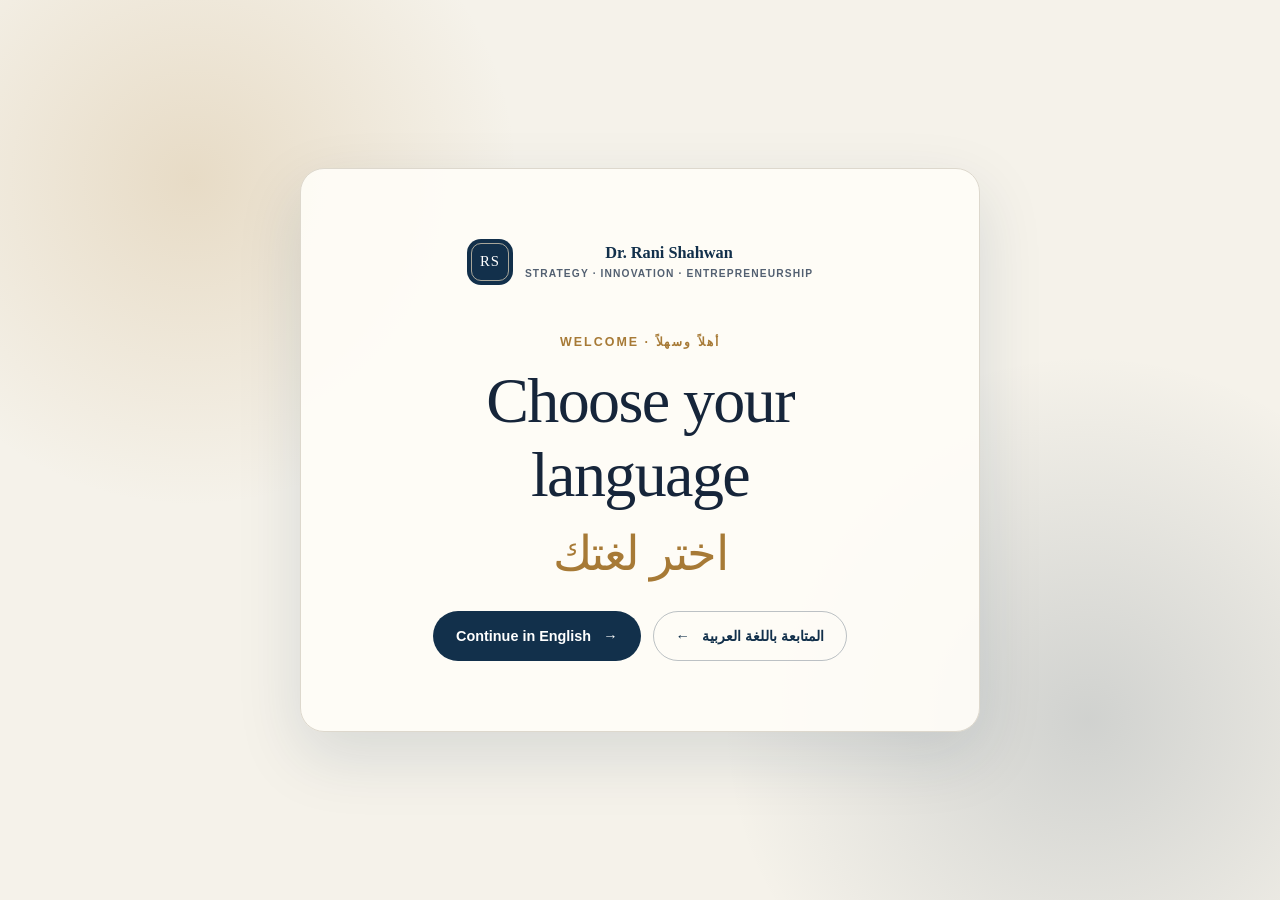
<file: index.html>
<!doctype html>
<html lang="en" dir="ltr">
<head>
  <meta charset="utf-8">
  <meta name="viewport" content="width=device-width, initial-scale=1">
  <meta name="description" content="Dr. Rani Shahwan — Strategic Management, Innovation, Entrepreneurship and Digital Transformation Consultant.">
  <title>Dr. Rani Shahwan | Consultancy</title>
  <link rel="stylesheet" href="assets/css/styles.css?v=20260619-6">
</head>
<body class="language-gateway">
  <main class="gateway-card">
    <a class="brand gateway-brand" href="en/index.html" aria-label="Dr. Rani Shahwan consultancy">
      <span class="brand-mark" aria-hidden="true"><span>RS</span></span>
      <span class="brand-copy">
        <strong>Dr. Rani Shahwan</strong>
        <small>Strategy · Innovation · Entrepreneurship</small>
      </span>
    </a>
    <p class="eyebrow">Welcome · أهلاً وسهلاً</p>
    <h1>Choose your language<br><span lang="ar" dir="rtl">اختر لغتك</span></h1>
    <div class="gateway-actions">
      <a class="button button-primary" href="en/index.html">Continue in English <span aria-hidden="true">→</span></a>
      <a class="button button-outline" href="ar/index.html" lang="ar" dir="rtl">المتابعة باللغة العربية <span aria-hidden="true">←</span></a>
    </div>
  </main>
</body>
</html>
</file>
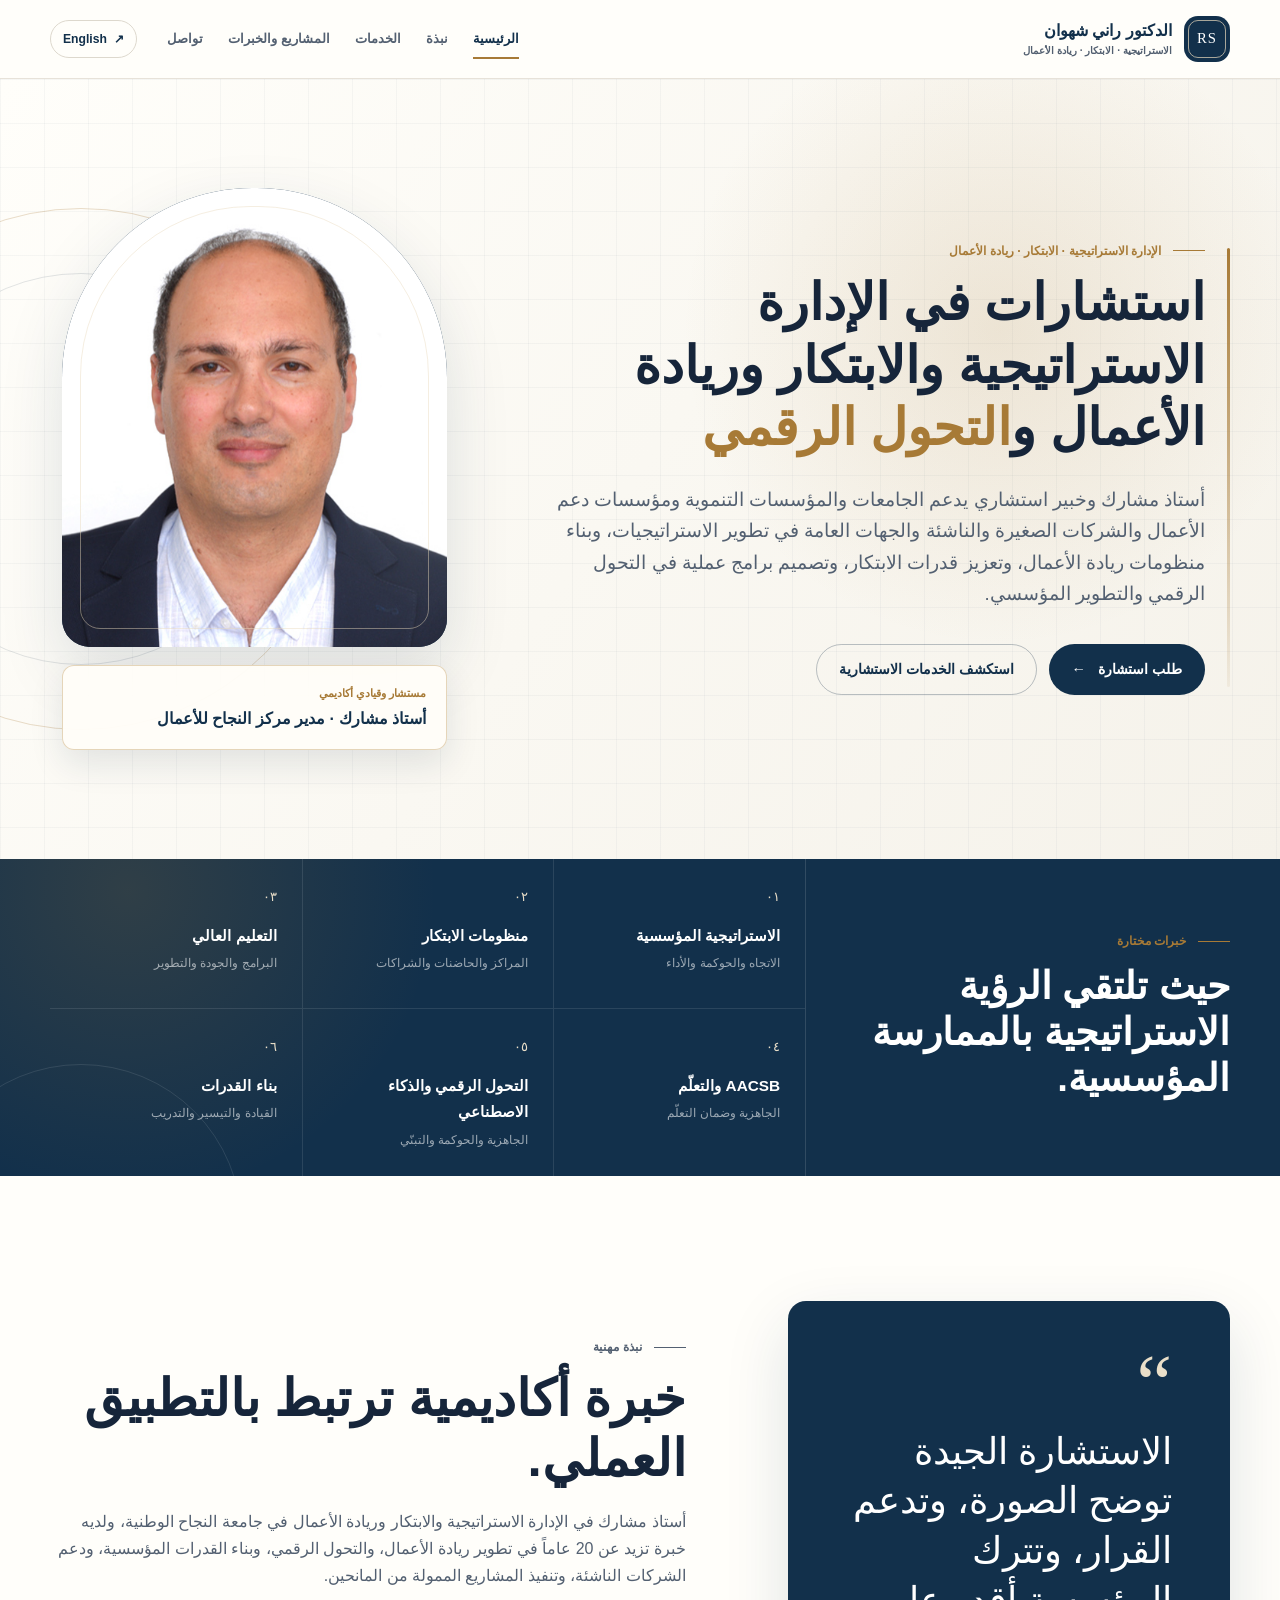
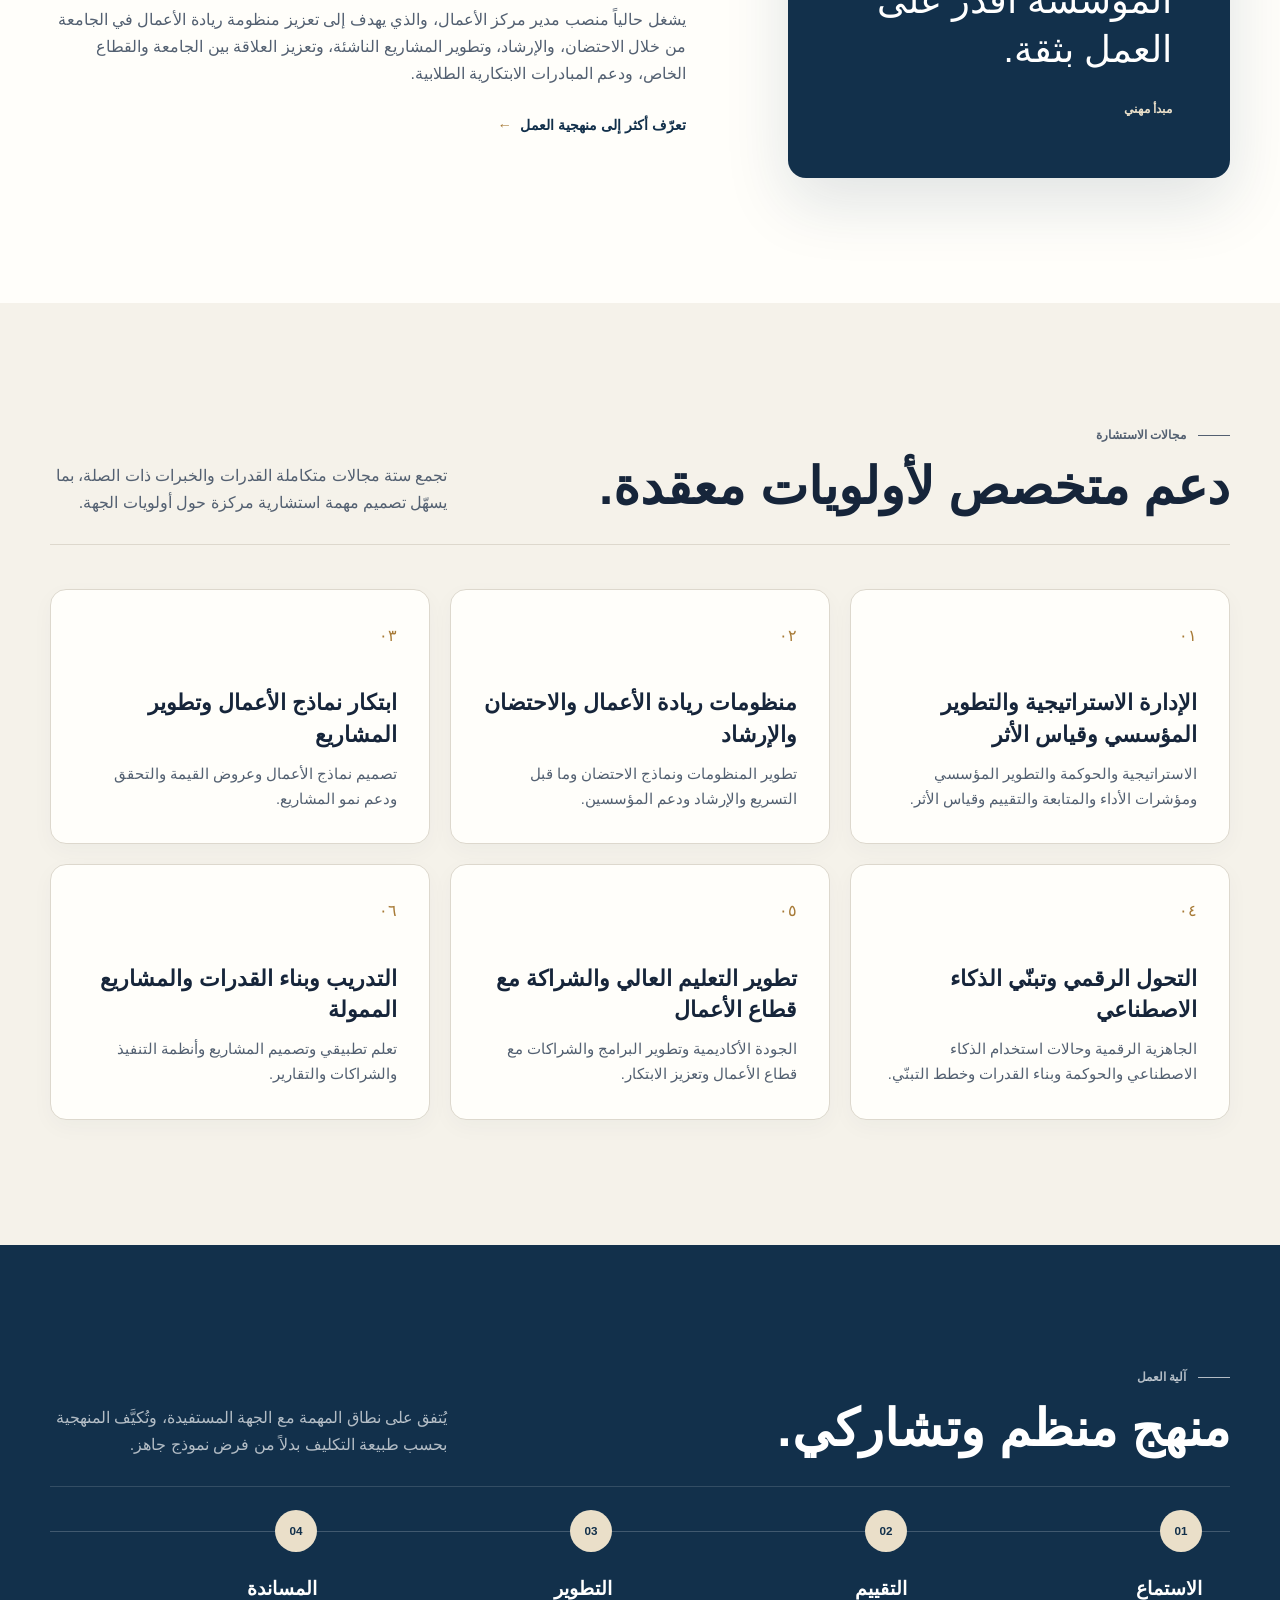
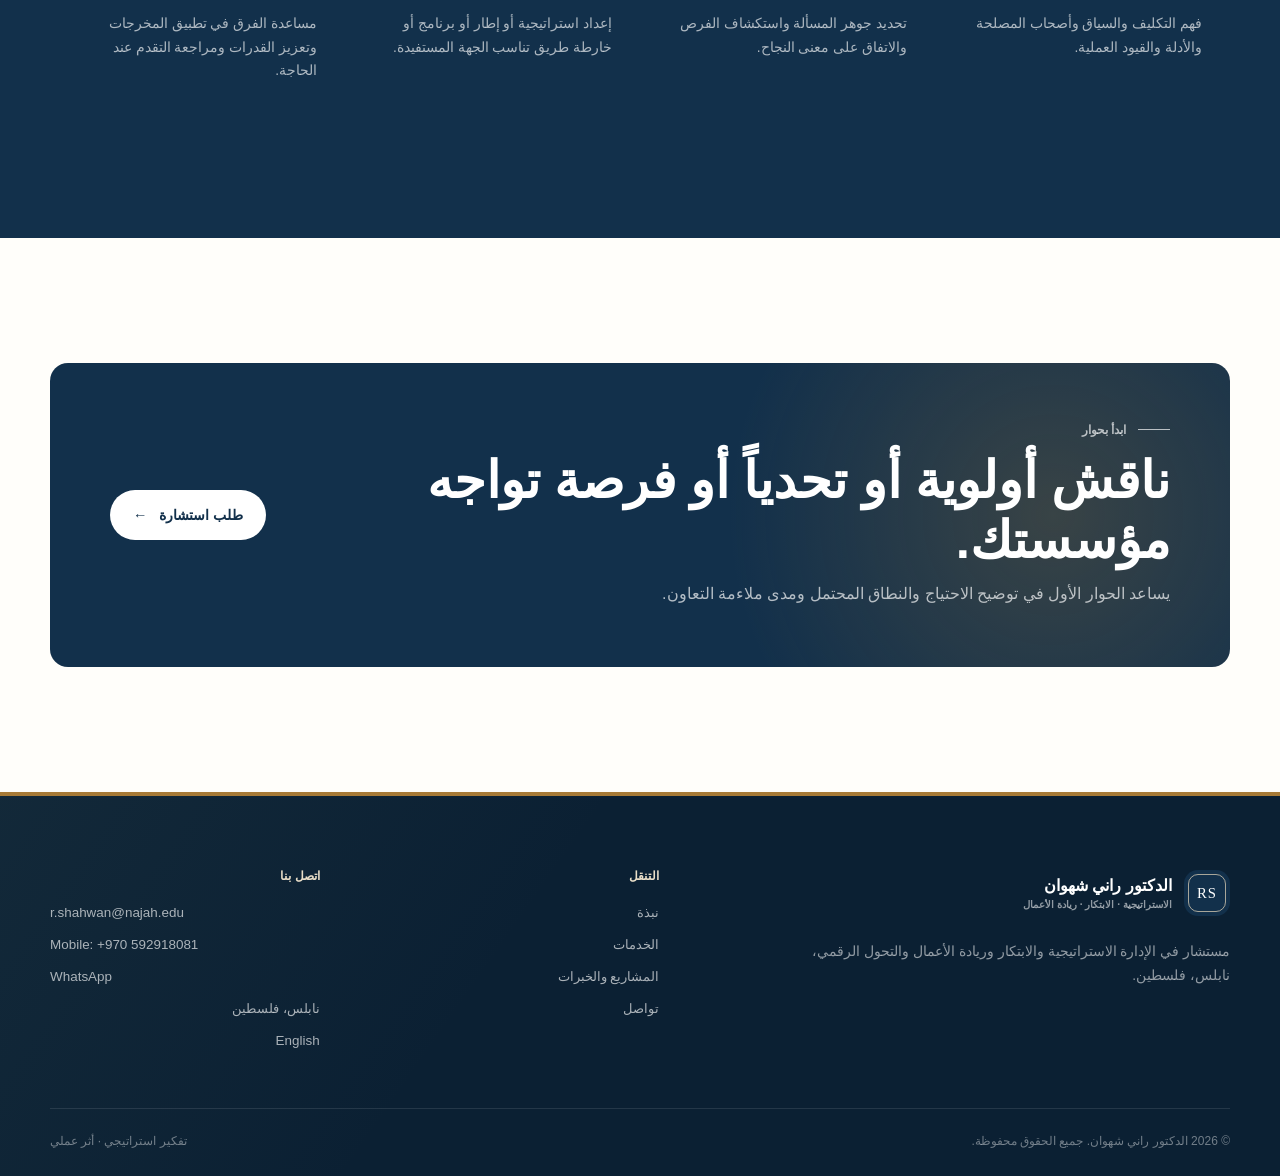
<file: ar/index.html>
<!doctype html>
<html lang="ar" dir="rtl">
<head>
  <meta charset="utf-8">
  <meta name="viewport" content="width=device-width, initial-scale=1">
  <meta name="description" content="يقدم الدكتور راني شهوان استشارات في الإدارة الاستراتيجية والابتكار وريادة الأعمال والتحول الرقمي للجامعات والمؤسسات الأهلية والمشاريع الممولة ومؤسسات دعم الأعمال والحاضنات والمسرعات والمنشآت الصغيرة والمتوسطة والشركات الناشئة والمؤسسات العامة.">
  <title>الدكتور راني شهوان | مستشار في الاستراتيجية والابتكار وريادة الأعمال</title>
  <link rel="stylesheet" href="../assets/css/styles.css?v=20260627-photo">
</head>
<body>
  <a class="skip-link" href="#main">الانتقال إلى المحتوى</a>
  <header class="site-header">
    <div class="container header-inner">
      <a class="brand" href="index.html" aria-label="الدكتور راني شهوان — الرئيسية">
        <span class="brand-mark" aria-hidden="true"><span>RS</span></span>
        <span class="brand-copy"><strong>الدكتور راني شهوان</strong><small>الاستراتيجية · الابتكار · ريادة الأعمال</small></span>
      </a>
      <div class="nav-wrap" id="site-menu">
        <nav class="site-nav" aria-label="التنقل الرئيسي">
          <a href="index.html" aria-current="page">الرئيسية</a>
          <a href="about.html">نبذة</a>
          <a href="services.html">الخدمات</a>
          <a href="projects.html">المشاريع والخبرات</a>
          <a href="contact.html">تواصل</a>
        </nav>
        <div class="header-actions"><a class="language-switch" href="../en/index.html" lang="en" dir="ltr" aria-label="View this page in English">English <span aria-hidden="true">↗</span></a></div>
      </div>
      <button class="menu-toggle" type="button" aria-label="فتح قائمة التنقل" aria-controls="site-menu" aria-expanded="false"><span></span><span></span><span></span></button>
    </div>
  </header>

  <main id="main">
    <section class="hero">
      <div class="container hero-grid">
        <div class="hero-copy reveal">
          <p class="eyebrow">الإدارة الاستراتيجية · الابتكار · ريادة الأعمال</p>
          <h1 class="hero-title-long">استشارات في الإدارة الاستراتيجية والابتكار وريادة الأعمال و<em>التحول الرقمي</em></h1>
          <p class="lead">أستاذ مشارك وخبير استشاري يدعم الجامعات والمؤسسات التنموية ومؤسسات دعم الأعمال والشركات الصغيرة والناشئة والجهات العامة في تطوير الاستراتيجيات، وبناء منظومات ريادة الأعمال، وتعزيز قدرات الابتكار، وتصميم برامج عملية في التحول الرقمي والتطوير المؤسسي.</p>
          <div class="hero-actions">
            <a class="button button-primary" href="contact.html">طلب استشارة <span aria-hidden="true">←</span></a>
            <a class="button button-outline" href="services.html">استكشف الخدمات الاستشارية</a>
          </div>
        </div>
        <div class="hero-portrait reveal" aria-label="صورة شخصية مهنية">
          <div class="monogram-stage">
            <img src="../assets/images/portrait.jpg" alt="صورة شخصية مهنية">
          </div>
          <div class="credential-card"><span>مستشار وقيادي أكاديمي</span><strong>أستاذ مشارك · مدير مركز النجاح للأعمال</strong></div>
        </div>
      </div>
    </section>

    <section class="expertise-strip" aria-labelledby="expertise-title">
      <div class="container expertise-layout">
        <div class="expertise-heading reveal">
          <p class="eyebrow">خبرات مختارة</p>
          <h2 id="expertise-title">حيث تلتقي الرؤية الاستراتيجية بالممارسة المؤسسية.</h2>
        </div>
        <div class="expertise-grid">
          <div class="expertise-item reveal"><span>٠١</span><strong>الاستراتيجية المؤسسية</strong><small>الاتجاه والحوكمة والأداء</small></div>
          <div class="expertise-item reveal"><span>٠٢</span><strong>منظومات الابتكار</strong><small>المراكز والحاضنات والشراكات</small></div>
          <div class="expertise-item reveal"><span>٠٣</span><strong>التعليم العالي</strong><small>البرامج والجودة والتطوير</small></div>
          <div class="expertise-item reveal"><span>٠٤</span><strong>AACSB والتعلّم</strong><small>الجاهزية وضمان التعلّم</small></div>
          <div class="expertise-item reveal"><span>٠٥</span><strong>التحول الرقمي والذكاء الاصطناعي</strong><small>الجاهزية والحوكمة والتبنّي</small></div>
          <div class="expertise-item reveal"><span>٠٦</span><strong>بناء القدرات</strong><small>القيادة والتيسير والتدريب</small></div>
        </div>
      </div>
    </section>

    <section class="section">
      <div class="container intro-grid">
        <div class="quote-panel reveal">
          <blockquote>الاستشارة الجيدة توضح الصورة، وتدعم القرار، وتترك المؤسسة أقدر على العمل بثقة.</blockquote>
          <cite>مبدأ مهني</cite>
        </div>
        <div class="content-copy reveal">
          <p class="eyebrow">نبذة مهنية</p>
          <h2>خبرة أكاديمية ترتبط بالتطبيق العملي.</h2>
          <p>أستاذ مشارك في الإدارة الاستراتيجية والابتكار وريادة الأعمال في جامعة النجاح الوطنية، ولديه خبرة تزيد عن 20 عاماً في تطوير ريادة الأعمال، والتحول الرقمي، وبناء القدرات المؤسسية، ودعم الشركات الناشئة، وتنفيذ المشاريع الممولة من المانحين.</p>
          <p>يشغل حالياً منصب مدير مركز الأعمال، والذي يهدف إلى تعزيز منظومة ريادة الأعمال في الجامعة من خلال الاحتضان، والإرشاد، وتطوير المشاريع الناشئة، وتعزيز العلاقة بين الجامعة والقطاع الخاص، ودعم المبادرات الابتكارية الطلابية.</p>
          <a class="text-link" href="about.html">تعرّف أكثر إلى منهجية العمل <span aria-hidden="true">←</span></a>
        </div>
      </div>
    </section>

    <section class="section section-ivory">
      <div class="container">
        <div class="section-heading reveal">
          <div><p class="eyebrow">مجالات الاستشارة</p><h2>دعم متخصص لأولويات معقدة.</h2></div>
          <p>تجمع ستة مجالات متكاملة القدرات والخبرات ذات الصلة، بما يسهّل تصميم مهمة استشارية مركزة حول أولويات الجهة.</p>
        </div>
        <div class="cards">
          <article class="service-card reveal">
            <span class="card-number">٠١</span><h3>الإدارة الاستراتيجية والتطوير المؤسسي وقياس الأثر</h3>
            <p>الاستراتيجية والحوكمة والتطوير المؤسسي ومؤشرات الأداء والمتابعة والتقييم وقياس الأثر.</p>
          </article>
          <article class="service-card reveal">
            <span class="card-number">٠٢</span><h3>منظومات ريادة الأعمال والاحتضان والإرشاد</h3>
            <p>تطوير المنظومات ونماذج الاحتضان وما قبل التسريع والإرشاد ودعم المؤسسين.</p>
          </article>
          <article class="service-card reveal">
            <span class="card-number">٠٣</span><h3>ابتكار نماذج الأعمال وتطوير المشاريع</h3>
            <p>تصميم نماذج الأعمال وعروض القيمة والتحقق ودعم نمو المشاريع.</p>
          </article>
          <article class="service-card reveal">
            <span class="card-number">٠٤</span><h3>التحول الرقمي وتبنّي الذكاء الاصطناعي</h3>
            <p>الجاهزية الرقمية وحالات استخدام الذكاء الاصطناعي والحوكمة وبناء القدرات وخطط التبنّي.</p>
          </article>
          <article class="service-card reveal">
            <span class="card-number">٠٥</span><h3>تطوير التعليم العالي والشراكة مع قطاع الأعمال</h3>
            <p>الجودة الأكاديمية وتطوير البرامج والشراكات مع قطاع الأعمال وتعزيز الابتكار.</p>
          </article>
          <article class="service-card reveal">
            <span class="card-number">٠٦</span><h3>التدريب وبناء القدرات والمشاريع الممولة</h3>
            <p>تعلم تطبيقي وتصميم المشاريع وأنظمة التنفيذ والشراكات والتقارير.</p>
          </article>
        </div>
      </div>
    </section>

    <section class="section section-navy">
      <div class="container">
        <div class="section-heading reveal">
          <div><p class="eyebrow">آلية العمل</p><h2>منهج منظم وتشاركي.</h2></div>
          <p>يُتفق على نطاق المهمة مع الجهة المستفيدة، وتُكيَّف المنهجية بحسب طبيعة التكليف بدلاً من فرض نموذج جاهز.</p>
        </div>
        <div class="process-grid">
          <div class="process-step reveal"><h3>الاستماع</h3><p>فهم التكليف والسياق وأصحاب المصلحة والأدلة والقيود العملية.</p></div>
          <div class="process-step reveal"><h3>التقييم</h3><p>تحديد جوهر المسألة واستكشاف الفرص والاتفاق على معنى النجاح.</p></div>
          <div class="process-step reveal"><h3>التطوير</h3><p>إعداد استراتيجية أو إطار أو برنامج أو خارطة طريق تناسب الجهة المستفيدة.</p></div>
          <div class="process-step reveal"><h3>المساندة</h3><p>مساعدة الفرق في تطبيق المخرجات وتعزيز القدرات ومراجعة التقدم عند الحاجة.</p></div>
        </div>
      </div>
    </section>

    <section class="section"><div class="container"><div class="cta-band reveal">
      <div><p class="eyebrow">ابدأ بحوار</p><h2>ناقش أولوية أو تحدياً أو فرصة تواجه مؤسستك.</h2><p>يساعد الحوار الأول في توضيح الاحتياج والنطاق المحتمل ومدى ملاءمة التعاون.</p></div>
      <a class="button button-light" href="contact.html">طلب استشارة <span aria-hidden="true">←</span></a>
    </div></div></section>
  </main>

  <footer class="site-footer"><div class="container">
    <div class="footer-grid">
      <div class="footer-brand"><a class="brand" href="index.html"><span class="brand-mark"><span>RS</span></span><span class="brand-copy"><strong>الدكتور راني شهوان</strong><small>الاستراتيجية · الابتكار · ريادة الأعمال</small></span></a><p>مستشار في الإدارة الاستراتيجية والابتكار وريادة الأعمال والتحول الرقمي، نابلس، فلسطين.</p></div>
      <div class="footer-column"><h3>التنقل</h3><div class="footer-links"><a href="about.html">نبذة</a><a href="services.html">الخدمات</a><a href="projects.html">المشاريع والخبرات</a><a href="contact.html">تواصل</a></div></div>
      <div class="footer-column"><h3>اتصل بنا</h3><div class="footer-links"><a href="mailto:r.shahwan@najah.edu" dir="ltr">r.shahwan@najah.edu</a><a href="tel:+970592918081" dir="ltr">Mobile: +970 592918081</a><a href="https://wa.me/970592918081" target="_blank" rel="noopener noreferrer" dir="ltr">WhatsApp</a><span>نابلس، فلسطين</span><a href="../en/index.html" lang="en">English</a></div></div>
    </div>
    <div class="footer-bottom"><span>© <span data-year></span> الدكتور راني شهوان. جميع الحقوق محفوظة.</span><span>تفكير استراتيجي · أثر عملي</span></div>
  </div></footer>
  <script src="../assets/js/main.js?v=20260619-3"></script>
</body>
</html>
</file>
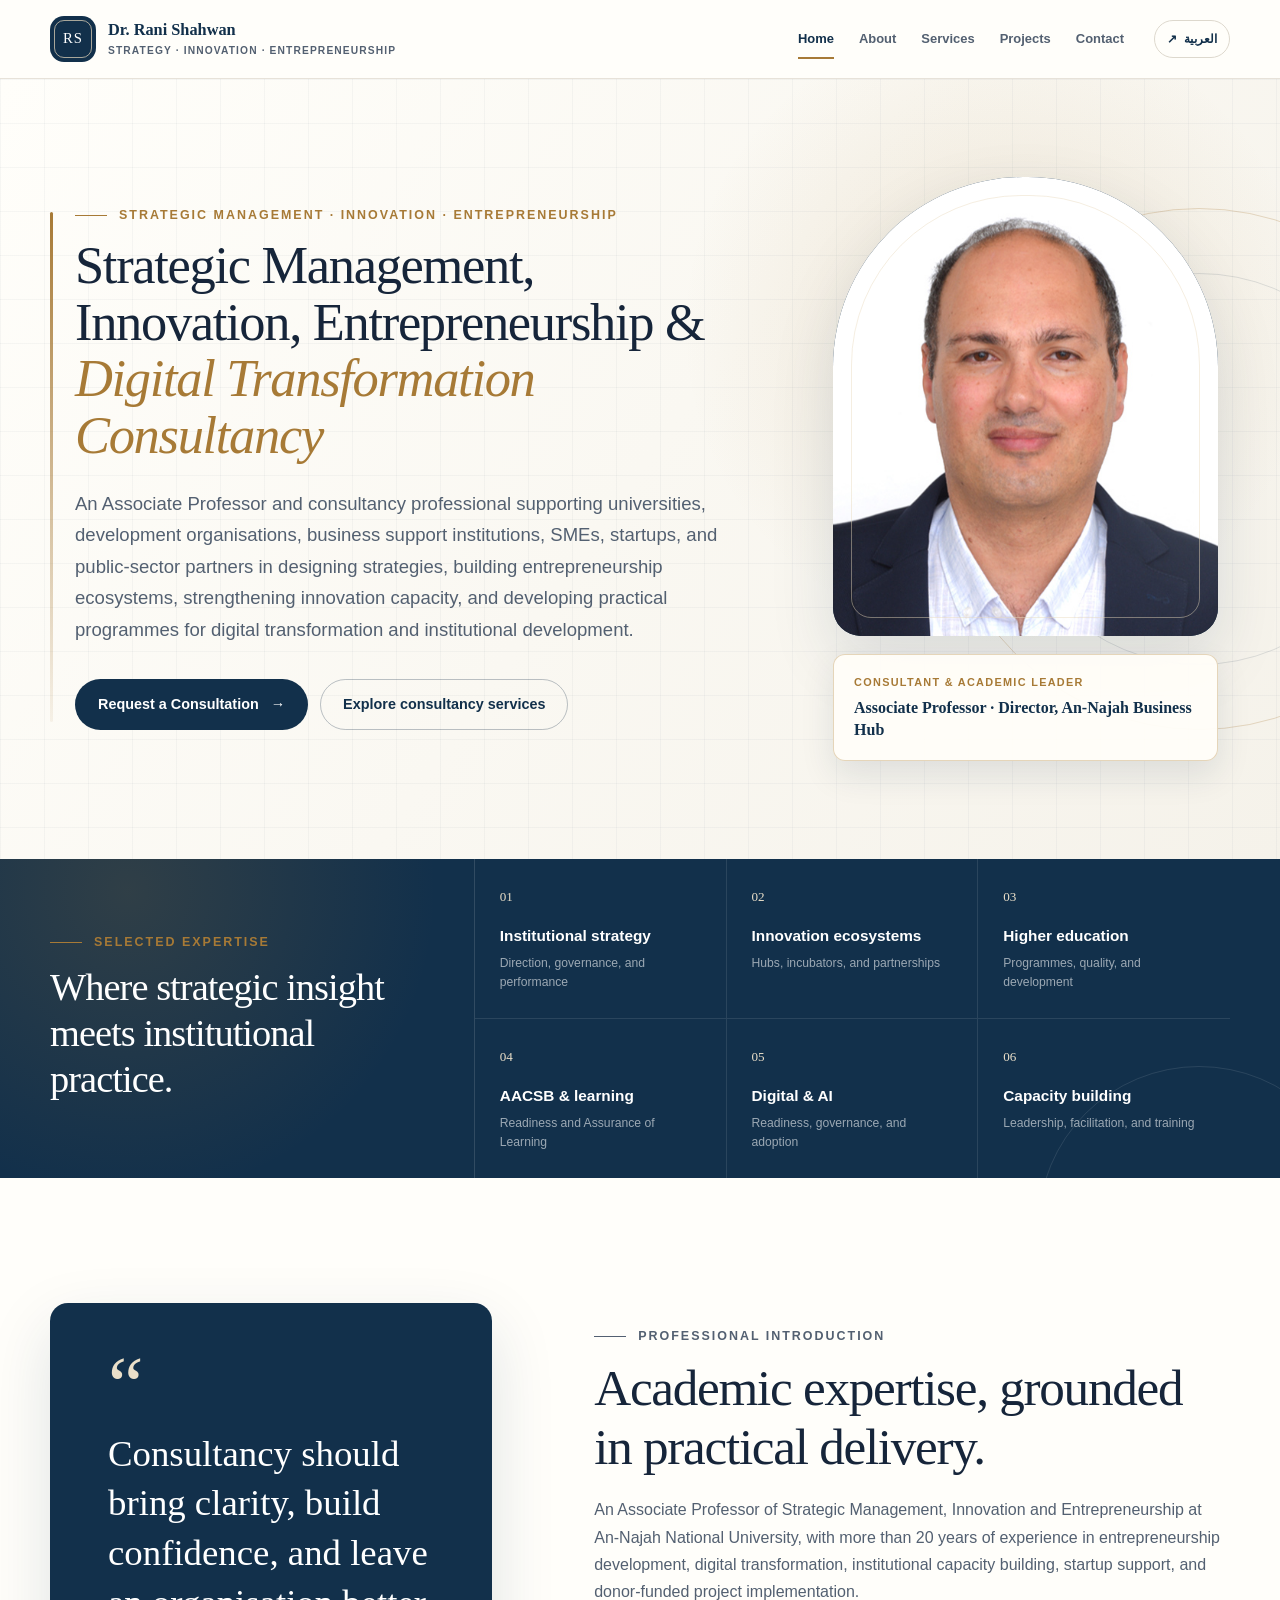
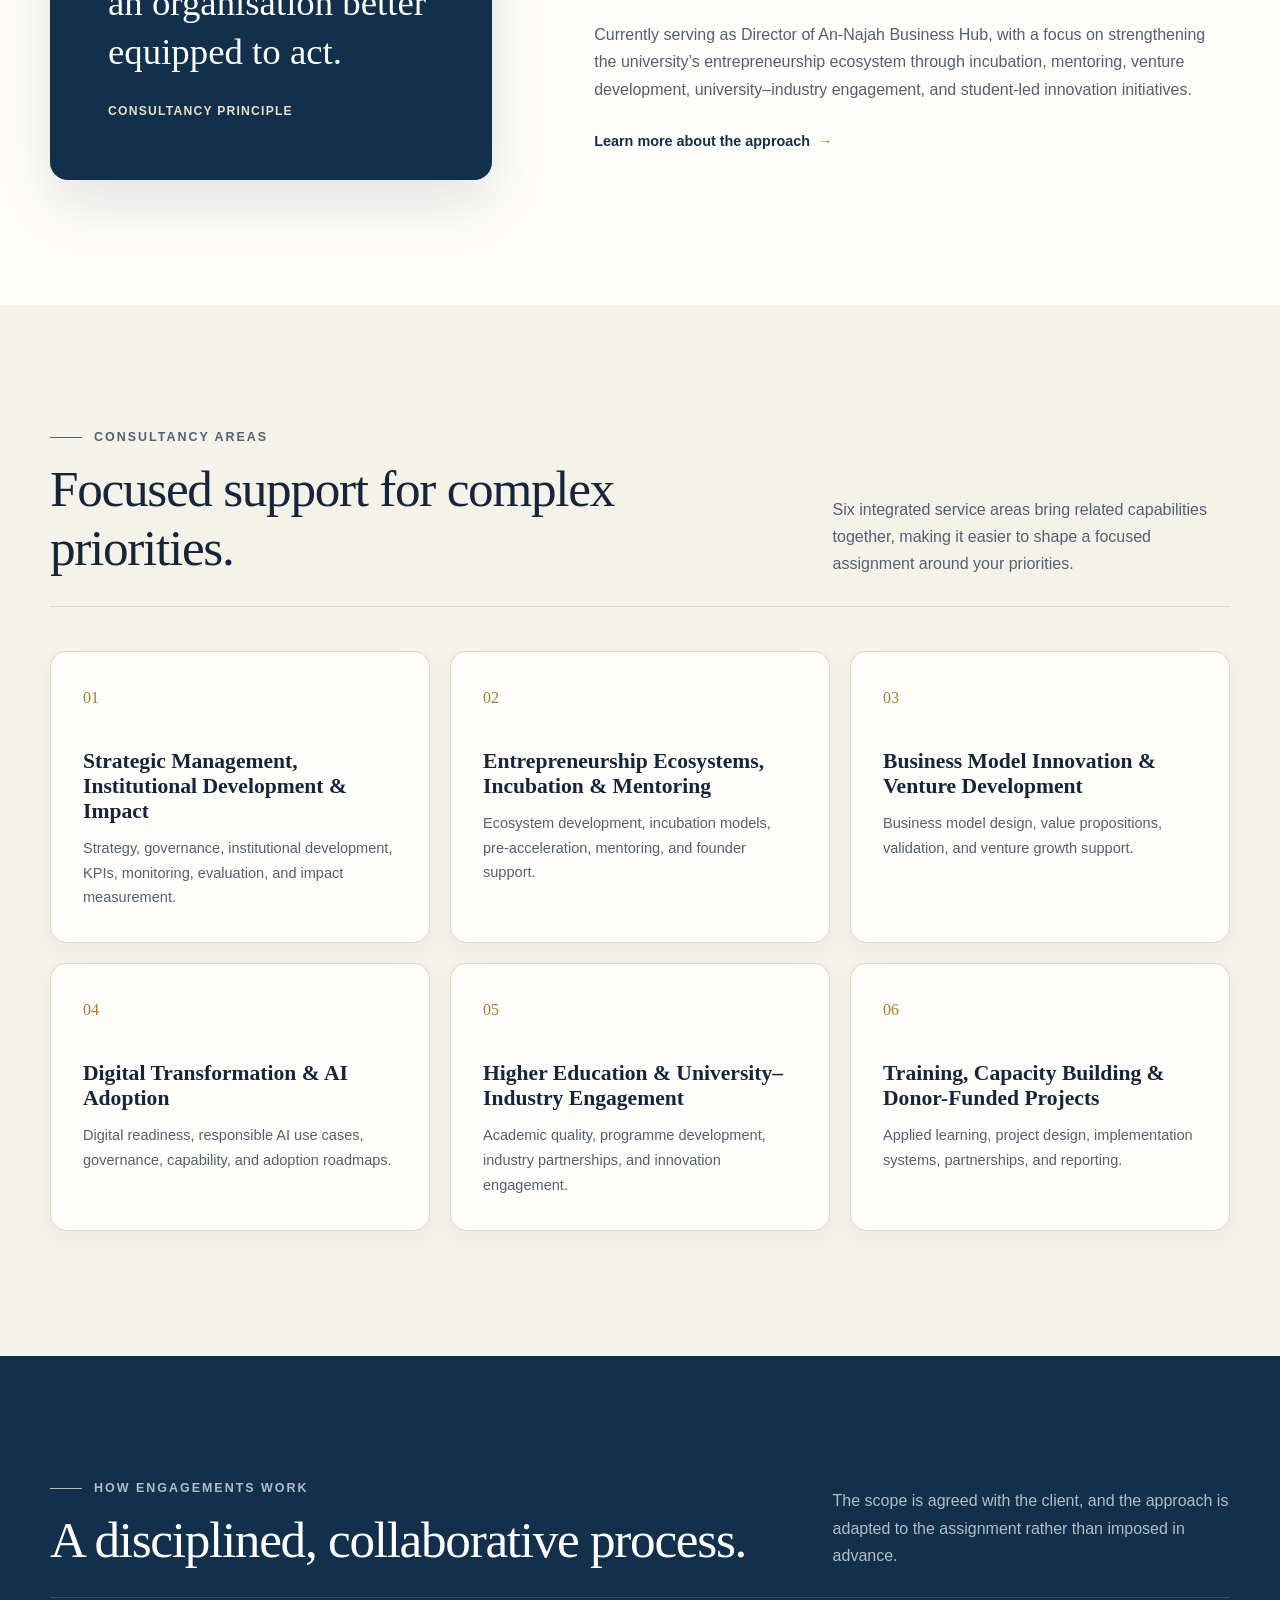
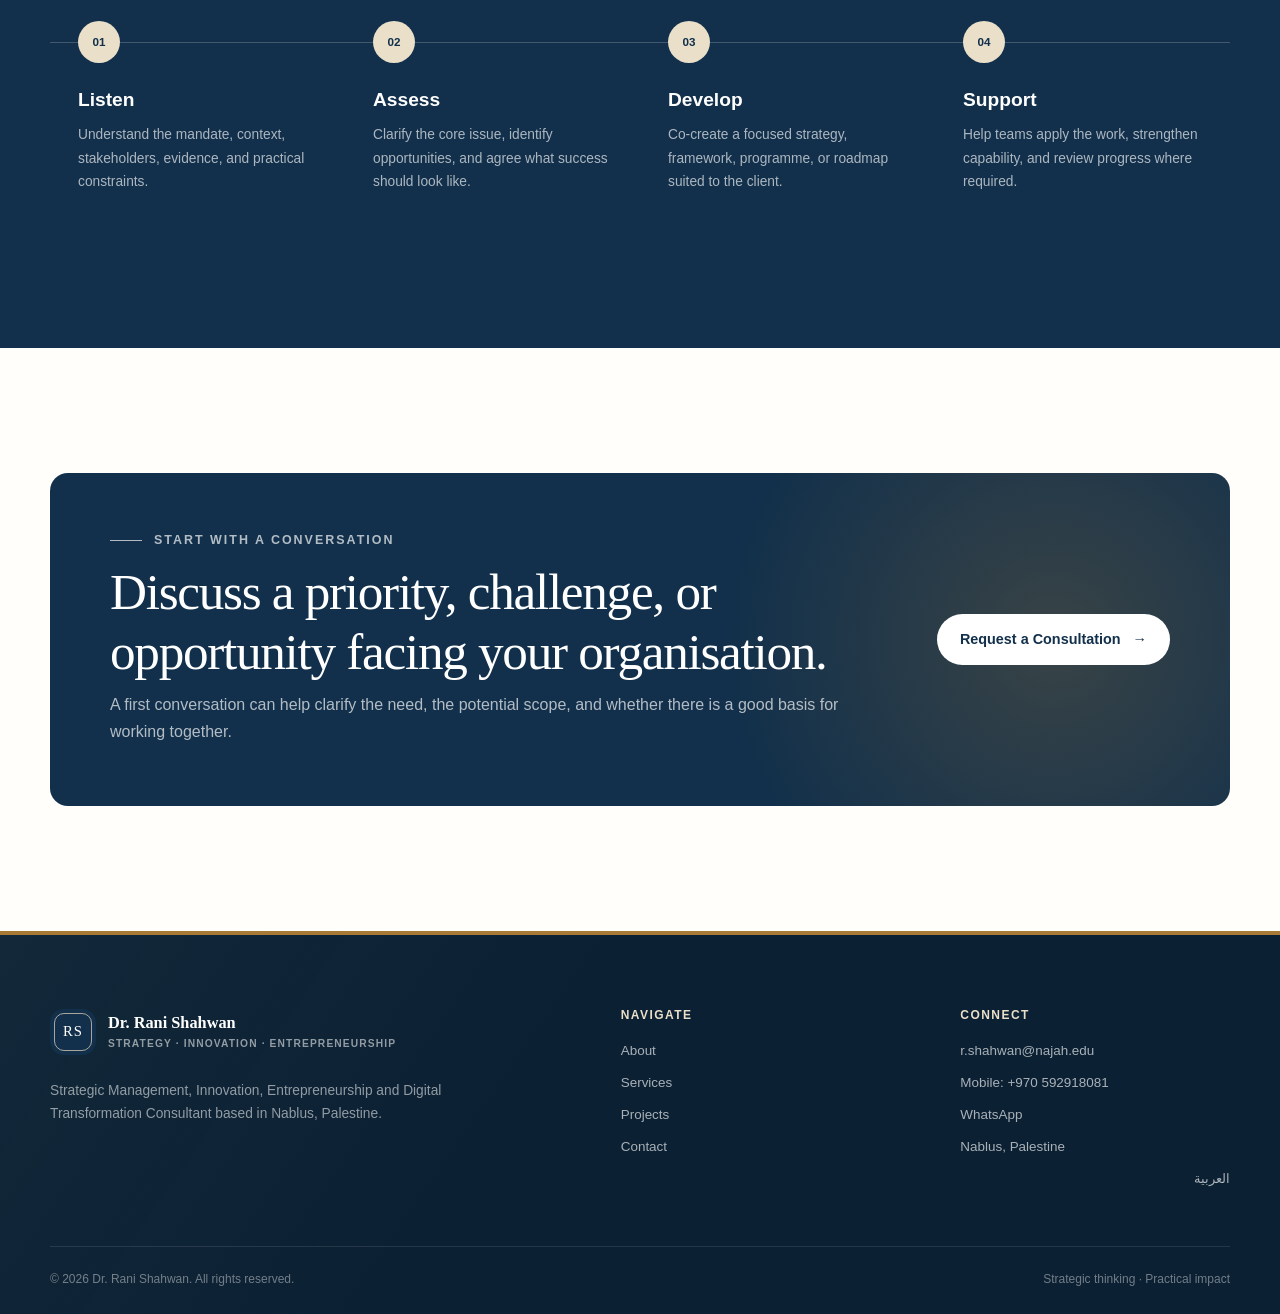
<file: en/index.html>
<!doctype html>
<html lang="en" dir="ltr">
<head>
  <meta charset="utf-8">
  <meta name="viewport" content="width=device-width, initial-scale=1">
  <meta name="description" content="Dr. Rani Shahwan provides strategic management, innovation, entrepreneurship, and digital transformation consultancy for universities, NGOs, donor-funded projects, business support organisations, incubators, accelerators, SMEs, startups, and public institutions.">
  <title>Dr. Rani Shahwan | Strategy, Innovation & Entrepreneurship Consultant</title>
  <link rel="stylesheet" href="../assets/css/styles.css?v=20260627-photo">
</head>
<body>
  <a class="skip-link" href="#main">Skip to content</a>
  <header class="site-header">
    <div class="container header-inner">
      <a class="brand" href="index.html" aria-label="Dr. Rani Shahwan — Home">
        <span class="brand-mark" aria-hidden="true"><span>RS</span></span>
        <span class="brand-copy"><strong>Dr. Rani Shahwan</strong><small>Strategy · Innovation · Entrepreneurship</small></span>
      </a>
      <div class="nav-wrap" id="site-menu">
        <nav class="site-nav" aria-label="Primary navigation">
          <a href="index.html" aria-current="page">Home</a>
          <a href="about.html">About</a>
          <a href="services.html">Services</a>
          <a href="projects.html">Projects</a>
          <a href="contact.html">Contact</a>
        </nav>
        <div class="header-actions">
          <a class="language-switch" href="../ar/index.html" lang="ar" dir="rtl" aria-label="View this page in Arabic">العربية <span aria-hidden="true">↗</span></a>
        </div>
      </div>
      <button class="menu-toggle" type="button" aria-label="Toggle navigation" aria-controls="site-menu" aria-expanded="false"><span></span><span></span><span></span></button>
    </div>
  </header>

  <main id="main">
    <section class="hero">
      <div class="container hero-grid">
        <div class="hero-copy reveal">
          <p class="eyebrow">Strategic Management · Innovation · Entrepreneurship</p>
          <h1 class="hero-title-long">Strategic Management, Innovation, Entrepreneurship &amp; <em>Digital Transformation Consultancy</em></h1>
          <p class="lead">An Associate Professor and consultancy professional supporting universities, development organisations, business support institutions, SMEs, startups, and public-sector partners in designing strategies, building entrepreneurship ecosystems, strengthening innovation capacity, and developing practical programmes for digital transformation and institutional development.</p>
          <div class="hero-actions">
            <a class="button button-primary" href="contact.html">Request a Consultation <span aria-hidden="true">→</span></a>
            <a class="button button-outline" href="services.html">Explore consultancy services</a>
          </div>
        </div>
        <div class="hero-portrait reveal" aria-label="Professional portrait">
          <div class="monogram-stage">
            <img src="../assets/images/portrait.jpg" alt="Professional portrait">
          </div>
          <div class="credential-card"><span>Consultant &amp; Academic Leader</span><strong>Associate Professor · Director, An-Najah Business Hub</strong></div>
        </div>
      </div>
    </section>

    <section class="expertise-strip" aria-labelledby="expertise-title">
      <div class="container expertise-layout">
        <div class="expertise-heading reveal">
          <p class="eyebrow">Selected expertise</p>
          <h2 id="expertise-title">Where strategic insight meets institutional practice.</h2>
        </div>
        <div class="expertise-grid">
          <div class="expertise-item reveal"><span>01</span><strong>Institutional strategy</strong><small>Direction, governance, and performance</small></div>
          <div class="expertise-item reveal"><span>02</span><strong>Innovation ecosystems</strong><small>Hubs, incubators, and partnerships</small></div>
          <div class="expertise-item reveal"><span>03</span><strong>Higher education</strong><small>Programmes, quality, and development</small></div>
          <div class="expertise-item reveal"><span>04</span><strong>AACSB &amp; learning</strong><small>Readiness and Assurance of Learning</small></div>
          <div class="expertise-item reveal"><span>05</span><strong>Digital &amp; AI</strong><small>Readiness, governance, and adoption</small></div>
          <div class="expertise-item reveal"><span>06</span><strong>Capacity building</strong><small>Leadership, facilitation, and training</small></div>
        </div>
      </div>
    </section>

    <section class="section">
      <div class="container intro-grid">
        <div class="quote-panel reveal">
          <blockquote>Consultancy should bring clarity, build confidence, and leave an organisation better equipped to act.</blockquote>
          <cite>Consultancy principle</cite>
        </div>
        <div class="content-copy reveal">
          <p class="eyebrow">Professional introduction</p>
          <h2>Academic expertise, grounded in practical delivery.</h2>
          <p>An Associate Professor of Strategic Management, Innovation and Entrepreneurship at An-Najah National University, with more than 20 years of experience in entrepreneurship development, digital transformation, institutional capacity building, startup support, and donor-funded project implementation.</p>
          <p>Currently serving as Director of An-Najah Business Hub, with a focus on strengthening the university’s entrepreneurship ecosystem through incubation, mentoring, venture development, university–industry engagement, and student-led innovation initiatives.</p>
          <a class="text-link" href="about.html">Learn more about the approach <span aria-hidden="true">→</span></a>
        </div>
      </div>
    </section>

    <section class="section section-ivory">
      <div class="container">
        <div class="section-heading reveal">
          <div><p class="eyebrow">Consultancy areas</p><h2>Focused support for complex priorities.</h2></div>
          <p>Six integrated service areas bring related capabilities together, making it easier to shape a focused assignment around your priorities.</p>
        </div>
        <div class="cards">
          <article class="service-card reveal">
            <span class="card-number">01</span><h3>Strategic Management, Institutional Development &amp; Impact</h3>
            <p>Strategy, governance, institutional development, KPIs, monitoring, evaluation, and impact measurement.</p>
          </article>
          <article class="service-card reveal">
            <span class="card-number">02</span><h3>Entrepreneurship Ecosystems, Incubation &amp; Mentoring</h3>
            <p>Ecosystem development, incubation models, pre-acceleration, mentoring, and founder support.</p>
          </article>
          <article class="service-card reveal">
            <span class="card-number">03</span><h3>Business Model Innovation &amp; Venture Development</h3>
            <p>Business model design, value propositions, validation, and venture growth support.</p>
          </article>
          <article class="service-card reveal">
            <span class="card-number">04</span><h3>Digital Transformation &amp; AI Adoption</h3>
            <p>Digital readiness, responsible AI use cases, governance, capability, and adoption roadmaps.</p>
          </article>
          <article class="service-card reveal">
            <span class="card-number">05</span><h3>Higher Education &amp; University–Industry Engagement</h3>
            <p>Academic quality, programme development, industry partnerships, and innovation engagement.</p>
          </article>
          <article class="service-card reveal">
            <span class="card-number">06</span><h3>Training, Capacity Building &amp; Donor-Funded Projects</h3>
            <p>Applied learning, project design, implementation systems, partnerships, and reporting.</p>
          </article>
        </div>
      </div>
    </section>

    <section class="section section-navy">
      <div class="container">
        <div class="section-heading reveal">
          <div><p class="eyebrow">How engagements work</p><h2>A disciplined, collaborative process.</h2></div>
          <p>The scope is agreed with the client, and the approach is adapted to the assignment rather than imposed in advance.</p>
        </div>
        <div class="process-grid">
          <div class="process-step reveal"><h3>Listen</h3><p>Understand the mandate, context, stakeholders, evidence, and practical constraints.</p></div>
          <div class="process-step reveal"><h3>Assess</h3><p>Clarify the core issue, identify opportunities, and agree what success should look like.</p></div>
          <div class="process-step reveal"><h3>Develop</h3><p>Co-create a focused strategy, framework, programme, or roadmap suited to the client.</p></div>
          <div class="process-step reveal"><h3>Support</h3><p>Help teams apply the work, strengthen capability, and review progress where required.</p></div>
        </div>
      </div>
    </section>

    <section class="section">
      <div class="container">
        <div class="cta-band reveal">
          <div><p class="eyebrow">Start with a conversation</p><h2>Discuss a priority, challenge, or opportunity facing your organisation.</h2><p>A first conversation can help clarify the need, the potential scope, and whether there is a good basis for working together.</p></div>
          <a class="button button-light" href="contact.html">Request a Consultation <span aria-hidden="true">→</span></a>
        </div>
      </div>
    </section>
  </main>

  <footer class="site-footer">
    <div class="container">
      <div class="footer-grid">
        <div class="footer-brand">
          <a class="brand" href="index.html"><span class="brand-mark" aria-hidden="true"><span>RS</span></span><span class="brand-copy"><strong>Dr. Rani Shahwan</strong><small>Strategy · Innovation · Entrepreneurship</small></span></a>
          <p>Strategic Management, Innovation, Entrepreneurship and Digital Transformation Consultant based in Nablus, Palestine.</p>
        </div>
        <div class="footer-column"><h3>Navigate</h3><div class="footer-links"><a href="about.html">About</a><a href="services.html">Services</a><a href="projects.html">Projects</a><a href="contact.html">Contact</a></div></div>
        <div class="footer-column"><h3>Connect</h3><div class="footer-links"><a href="mailto:r.shahwan@najah.edu">r.shahwan@najah.edu</a><a href="tel:+970592918081">Mobile: +970 592918081</a><a href="https://wa.me/970592918081" target="_blank" rel="noopener noreferrer">WhatsApp</a><span>Nablus, Palestine</span><a href="../ar/index.html" lang="ar" dir="rtl">العربية</a></div></div>
      </div>
      <div class="footer-bottom"><span>© <span data-year></span> Dr. Rani Shahwan. All rights reserved.</span><span>Strategic thinking · Practical impact</span></div>
    </div>
  </footer>
  <script src="../assets/js/main.js?v=20260619-3"></script>
</body>
</html>
</file>
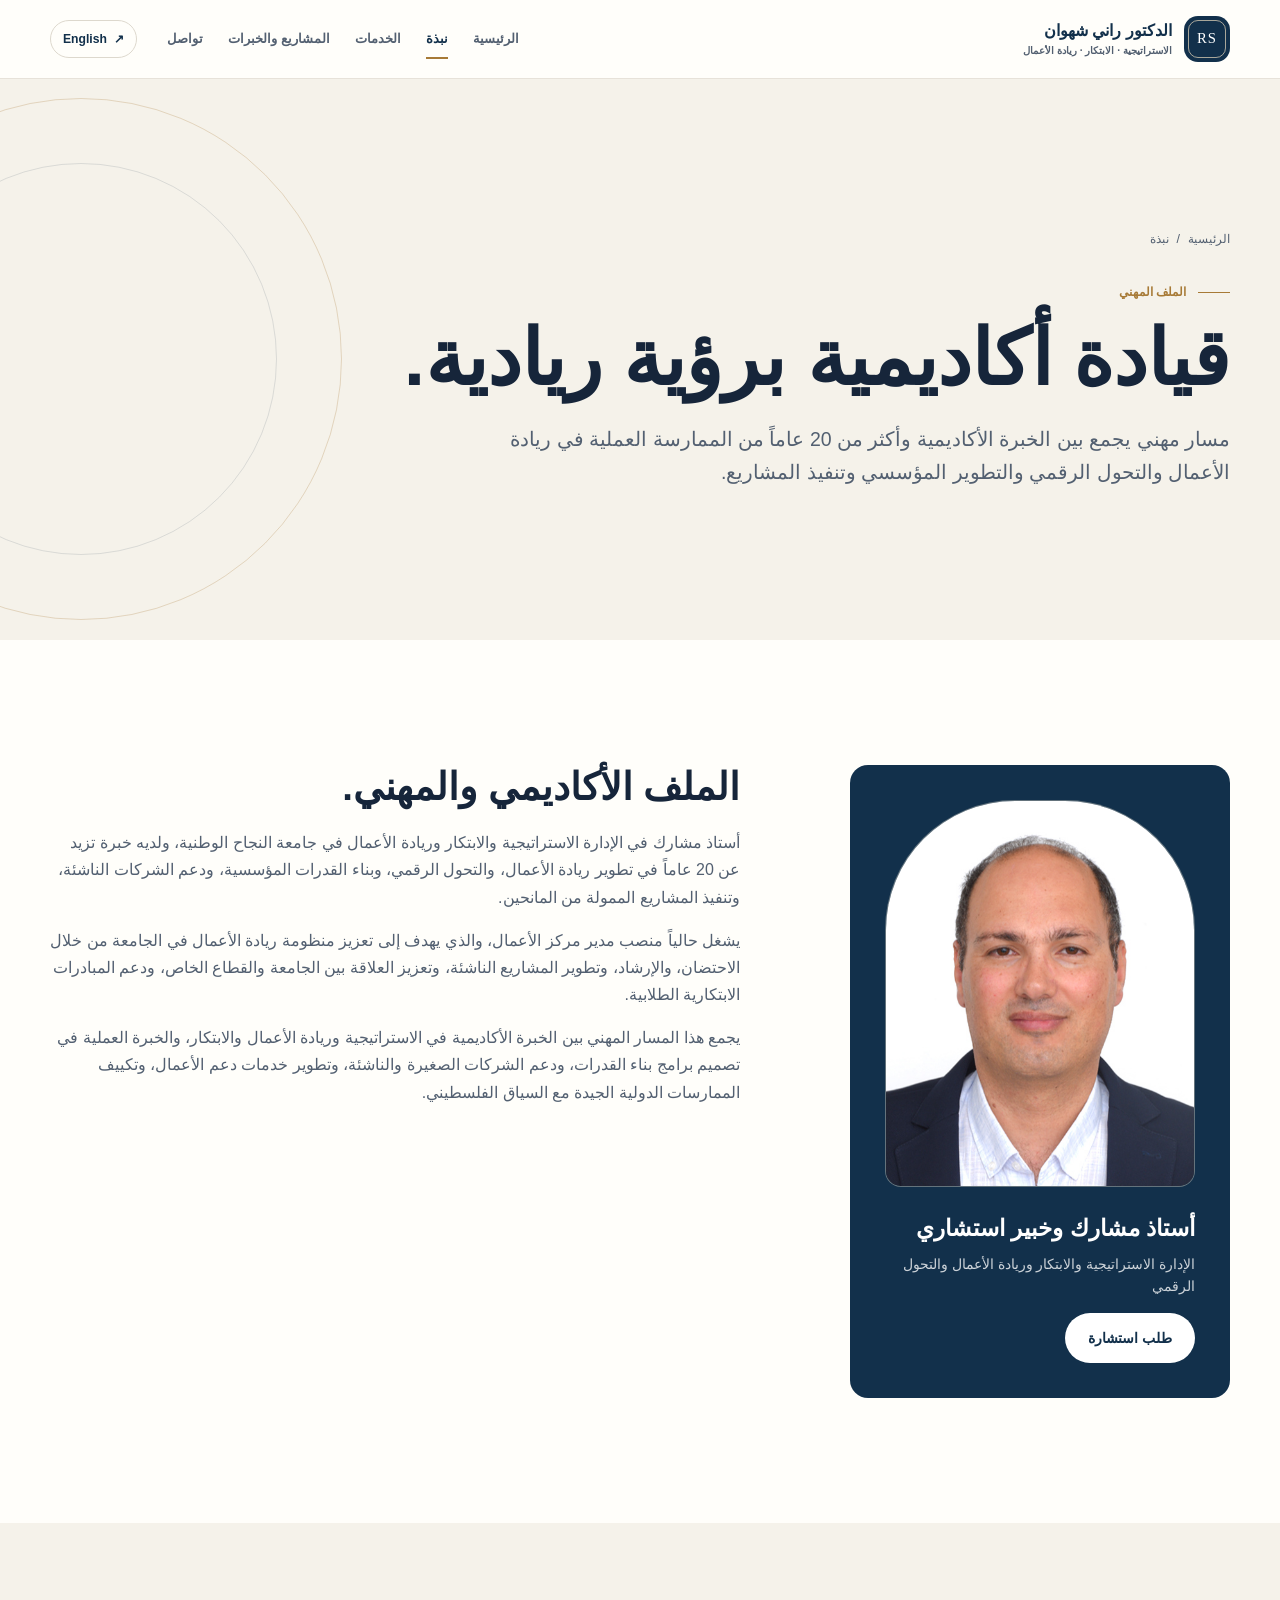
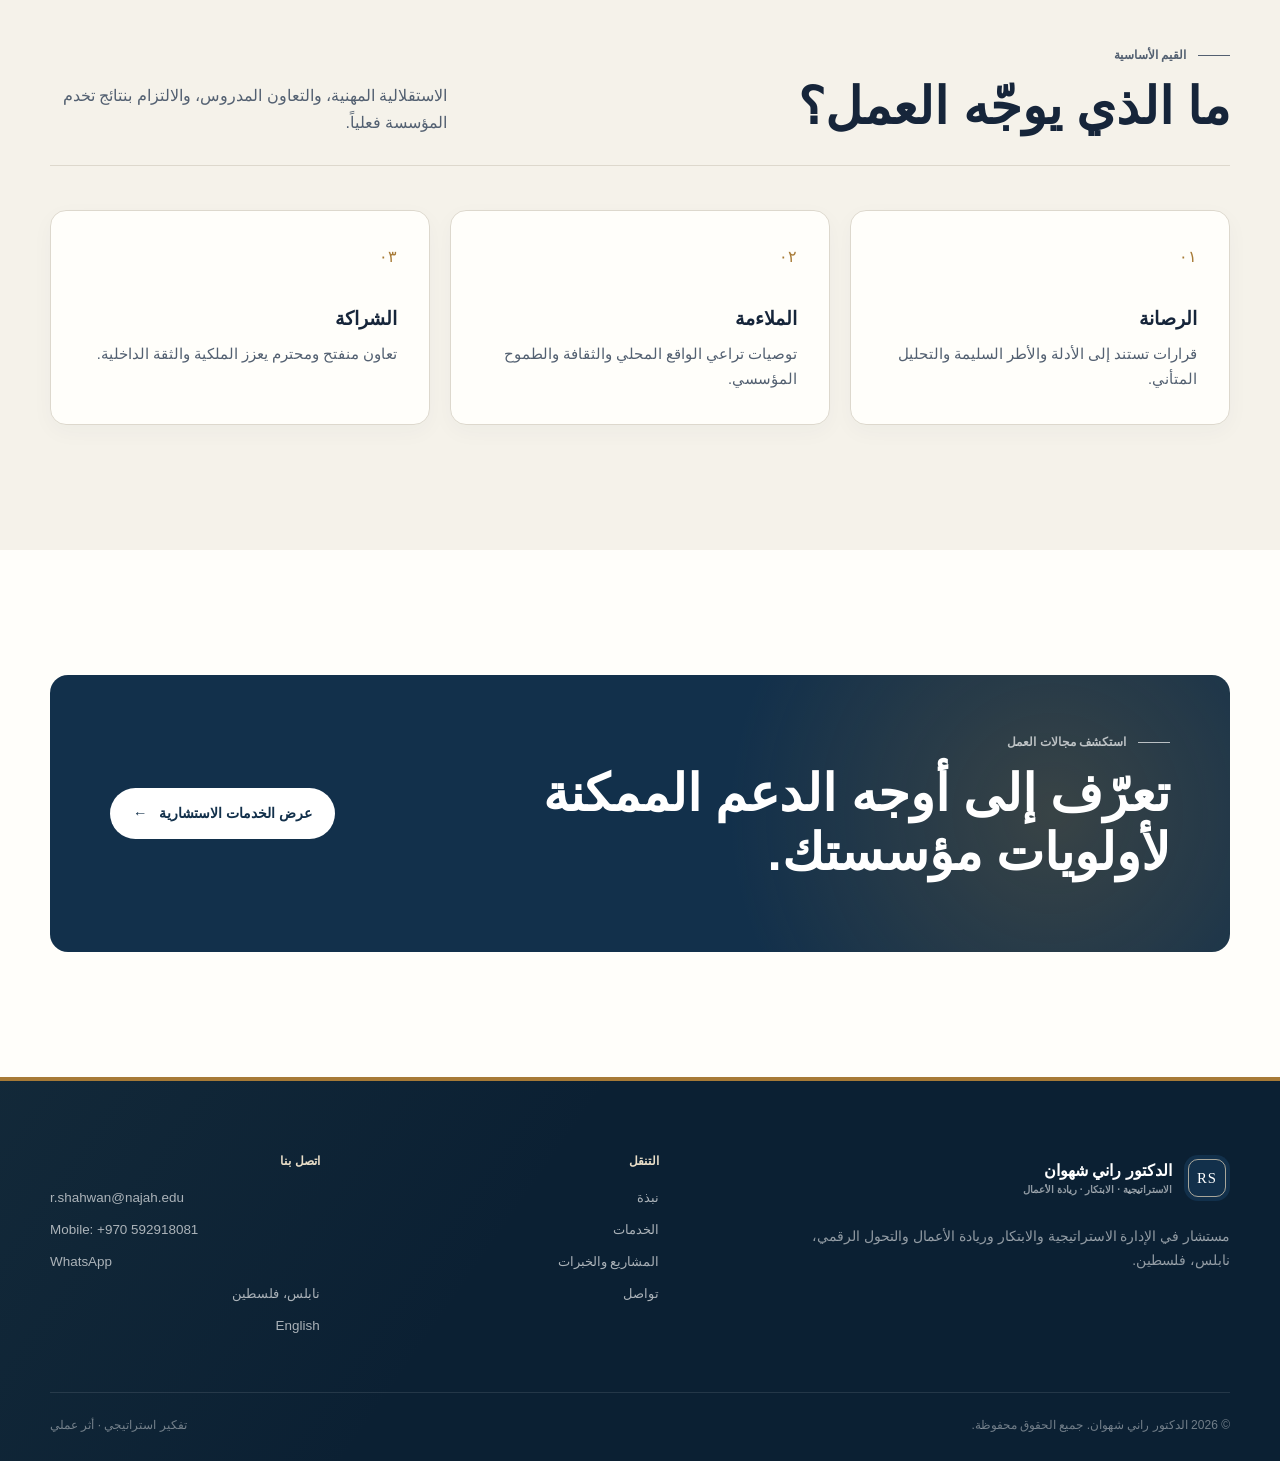
<file: ar/about.html>
<!doctype html>
<html lang="ar" dir="rtl">
<head>
  <meta charset="utf-8">
  <meta name="viewport" content="width=device-width, initial-scale=1">
  <meta name="description" content="الدكتور راني شهوان أستاذ مشارك في الإدارة الاستراتيجية والابتكار وريادة الأعمال ومدير مركز النجاح للأعمال في جامعة النجاح الوطنية.">
  <title>نبذة | الدكتور راني شهوان</title>
  <link rel="stylesheet" href="../assets/css/styles.css?v=20260619-6">
</head>
<body>
  <a class="skip-link" href="#main">الانتقال إلى المحتوى</a>
  <header class="site-header"><div class="container header-inner">
    <a class="brand" href="index.html"><span class="brand-mark"><span>RS</span></span><span class="brand-copy"><strong>الدكتور راني شهوان</strong><small>الاستراتيجية · الابتكار · ريادة الأعمال</small></span></a>
    <div class="nav-wrap" id="site-menu"><nav class="site-nav" aria-label="التنقل الرئيسي"><a href="index.html">الرئيسية</a><a href="about.html" aria-current="page">نبذة</a><a href="services.html">الخدمات</a><a href="projects.html">المشاريع والخبرات</a><a href="contact.html">تواصل</a></nav><div class="header-actions"><a class="language-switch" href="../en/about.html" lang="en" dir="ltr">English <span>↗</span></a></div></div>
    <button class="menu-toggle" type="button" aria-label="فتح قائمة التنقل" aria-controls="site-menu" aria-expanded="false"><span></span><span></span><span></span></button>
  </div></header>
  <main id="main">
    <section class="page-hero"><div class="container reveal"><div class="breadcrumb"><a href="index.html">الرئيسية</a><span>/</span><span>نبذة</span></div><p class="eyebrow">الملف المهني</p><h1>قيادة أكاديمية برؤية ريادية.</h1><p class="lead">مسار مهني يجمع بين الخبرة الأكاديمية وأكثر من 20 عاماً من الممارسة العملية في ريادة الأعمال والتحول الرقمي والتطوير المؤسسي وتنفيذ المشاريع.</p></div></section>
    <section class="section"><div class="container bio-grid">
      <aside class="profile-panel reveal"><div class="profile-photo"><img src="../assets/images/portrait.jpg" alt="صورة شخصية مهنية"></div><h3>أستاذ مشارك وخبير استشاري</h3><p class="profile-position">الإدارة الاستراتيجية والابتكار وريادة الأعمال والتحول الرقمي</p><a class="button button-light" href="contact.html">طلب استشارة</a></aside>
      <div class="bio-copy reveal">
        <h2>الملف الأكاديمي والمهني.</h2>
        <p>أستاذ مشارك في الإدارة الاستراتيجية والابتكار وريادة الأعمال في جامعة النجاح الوطنية، ولديه خبرة تزيد عن 20 عاماً في تطوير ريادة الأعمال، والتحول الرقمي، وبناء القدرات المؤسسية، ودعم الشركات الناشئة، وتنفيذ المشاريع الممولة من المانحين.</p>
        <p>يشغل حالياً منصب مدير مركز الأعمال، والذي يهدف إلى تعزيز منظومة ريادة الأعمال في الجامعة من خلال الاحتضان، والإرشاد، وتطوير المشاريع الناشئة، وتعزيز العلاقة بين الجامعة والقطاع الخاص، ودعم المبادرات الابتكارية الطلابية.</p>
        <p>يجمع هذا المسار المهني بين الخبرة الأكاديمية في الاستراتيجية وريادة الأعمال والابتكار، والخبرة العملية في تصميم برامج بناء القدرات، ودعم الشركات الصغيرة والناشئة، وتطوير خدمات دعم الأعمال، وتكييف الممارسات الدولية الجيدة مع السياق الفلسطيني.</p>
      </div>
    </div></section>
    <section class="section section-ivory"><div class="container"><div class="section-heading reveal"><div><p class="eyebrow">القيم الأساسية</p><h2>ما الذي يوجّه العمل؟</h2></div><p>الاستقلالية المهنية، والتعاون المدروس، والالتزام بنتائج تخدم المؤسسة فعلياً.</p></div><div class="cards"><article class="value-card reveal"><span class="card-number">٠١</span><h3>الرصانة</h3><p>قرارات تستند إلى الأدلة والأطر السليمة والتحليل المتأني.</p></article><article class="value-card reveal"><span class="card-number">٠٢</span><h3>الملاءمة</h3><p>توصيات تراعي الواقع المحلي والثقافة والطموح المؤسسي.</p></article><article class="value-card reveal"><span class="card-number">٠٣</span><h3>الشراكة</h3><p>تعاون منفتح ومحترم يعزز الملكية والثقة الداخلية.</p></article></div></div></section>
    <section class="section"><div class="container"><div class="cta-band reveal"><div><p class="eyebrow">استكشف مجالات العمل</p><h2>تعرّف إلى أوجه الدعم الممكنة لأولويات مؤسستك.</h2></div><a class="button button-light" href="services.html">عرض الخدمات الاستشارية <span>←</span></a></div></div></section>
  </main>
  <footer class="site-footer"><div class="container"><div class="footer-grid"><div class="footer-brand"><a class="brand" href="index.html"><span class="brand-mark"><span>RS</span></span><span class="brand-copy"><strong>الدكتور راني شهوان</strong><small>الاستراتيجية · الابتكار · ريادة الأعمال</small></span></a><p>مستشار في الإدارة الاستراتيجية والابتكار وريادة الأعمال والتحول الرقمي، نابلس، فلسطين.</p></div><div class="footer-column"><h3>التنقل</h3><div class="footer-links"><a href="about.html">نبذة</a><a href="services.html">الخدمات</a><a href="projects.html">المشاريع والخبرات</a><a href="contact.html">تواصل</a></div></div><div class="footer-column"><h3>اتصل بنا</h3><div class="footer-links"><a href="mailto:r.shahwan@najah.edu" dir="ltr">r.shahwan@najah.edu</a><a href="tel:+970592918081" dir="ltr">Mobile: +970 592918081</a><a href="https://wa.me/970592918081" target="_blank" rel="noopener noreferrer" dir="ltr">WhatsApp</a><span>نابلس، فلسطين</span><a href="../en/about.html" lang="en">English</a></div></div></div><div class="footer-bottom"><span>© <span data-year></span> الدكتور راني شهوان. جميع الحقوق محفوظة.</span><span>تفكير استراتيجي · أثر عملي</span></div></div></footer>
  <script src="../assets/js/main.js?v=20260619-3"></script>
</body>
</html>
</file>
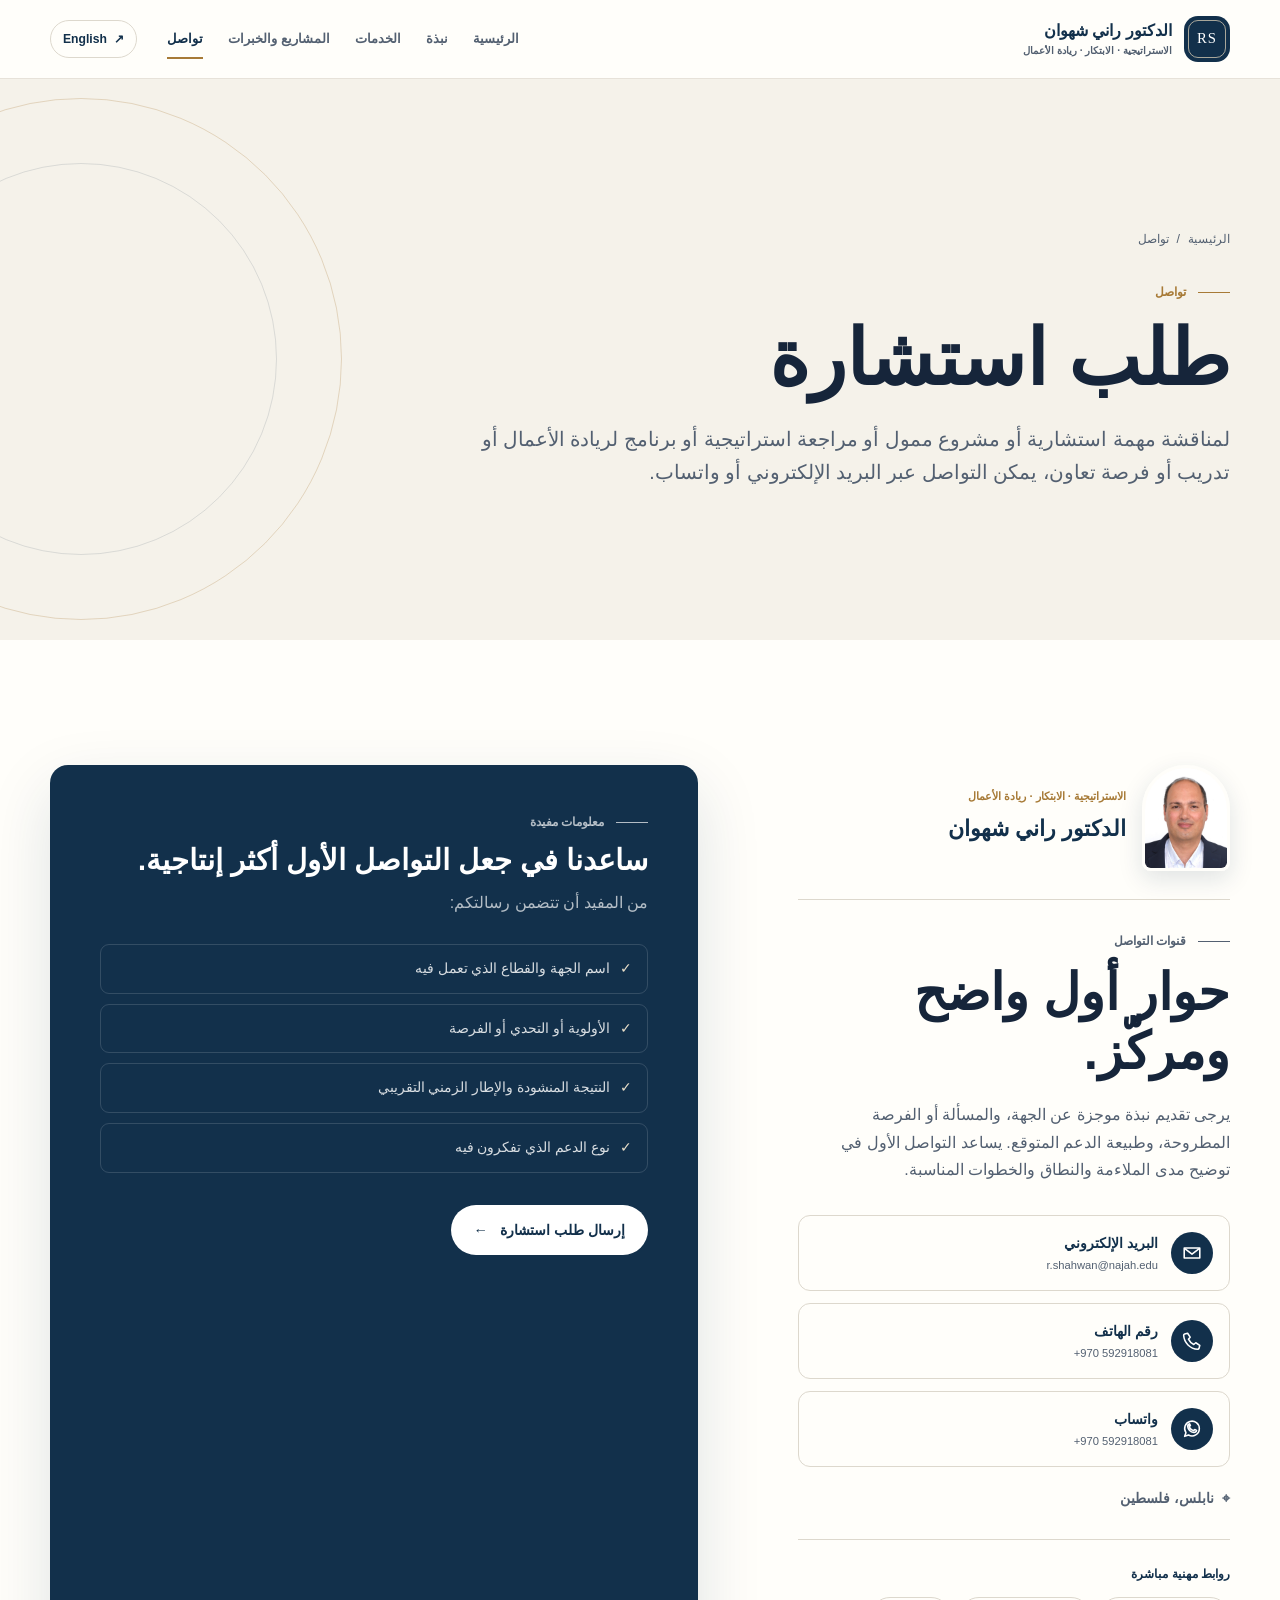
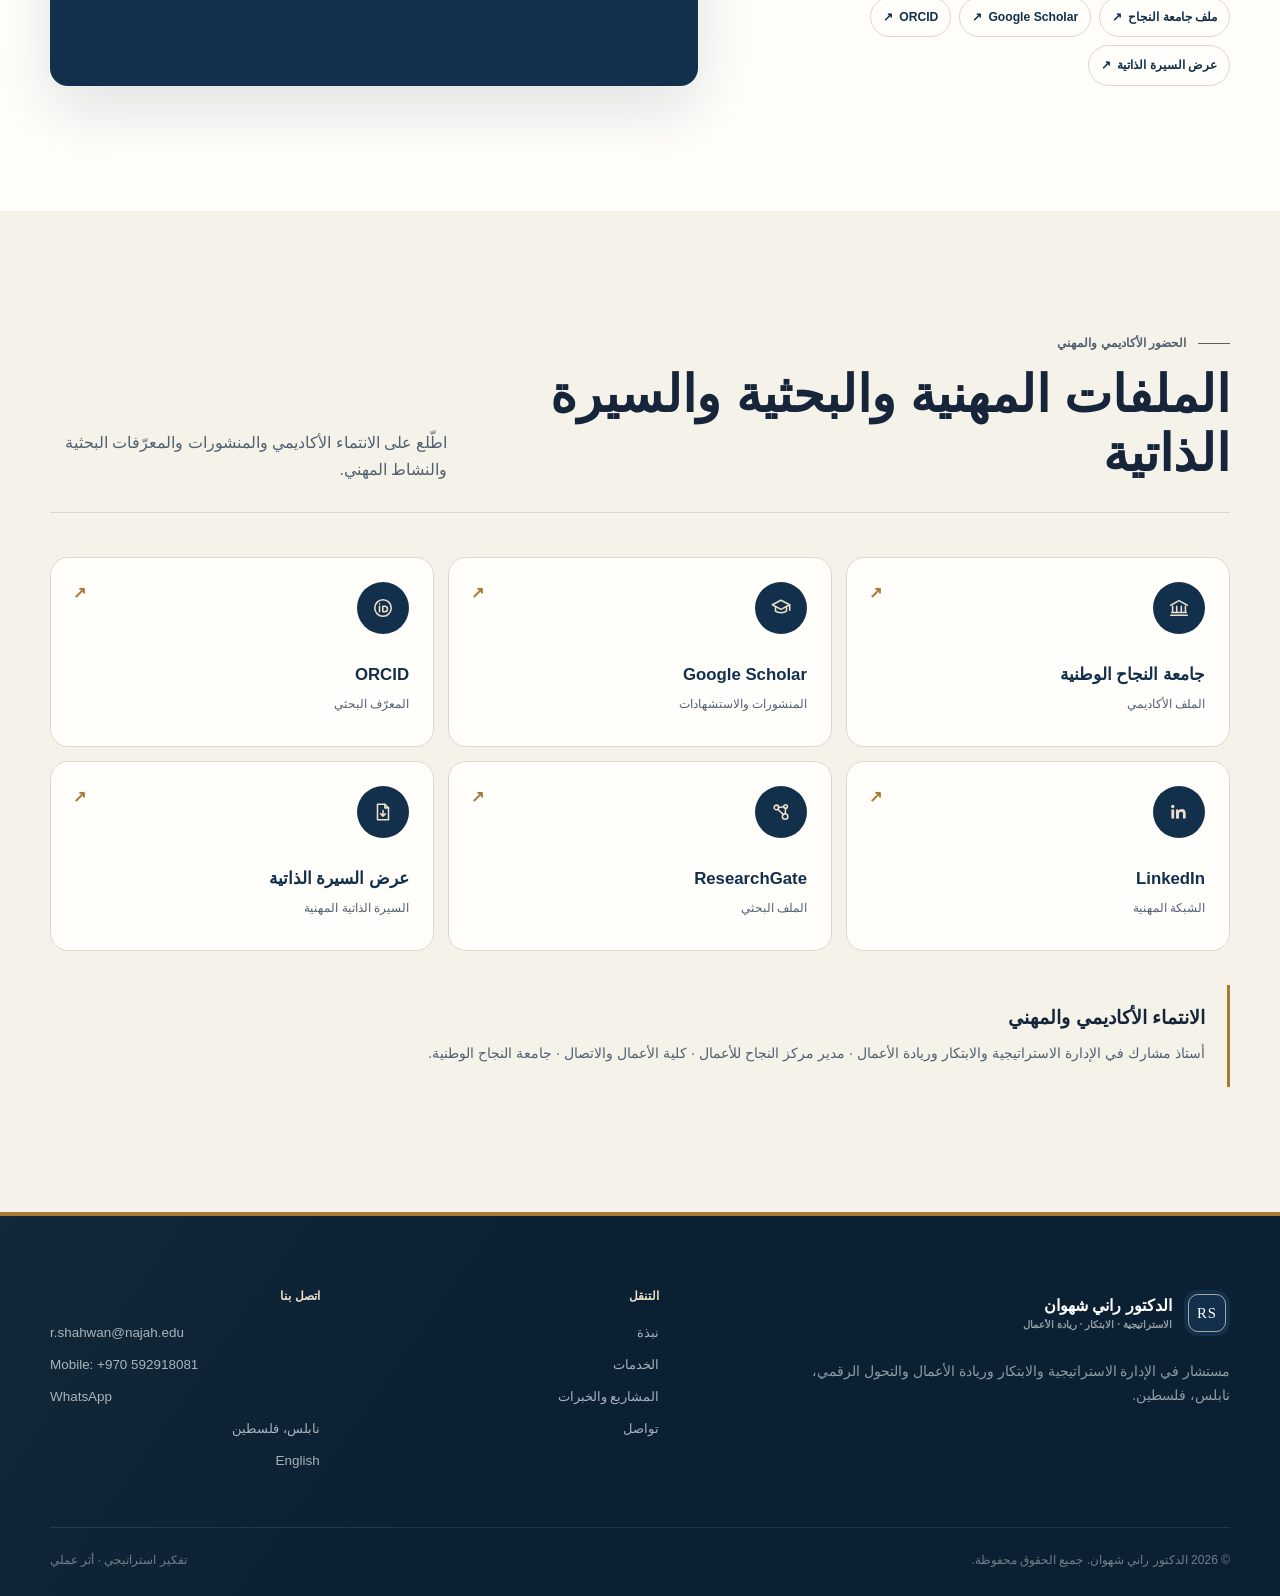
<file: ar/contact.html>
<!doctype html>
<html lang="ar" dir="rtl">
<head>
  <meta charset="utf-8">
  <meta name="viewport" content="width=device-width, initial-scale=1">
  <meta name="description" content="تواصل مع الدكتور راني شهوان في نابلس، فلسطين، للاستشارات في الإدارة الاستراتيجية والابتكار وريادة الأعمال والتحول الرقمي.">
  <title>تواصل | الدكتور راني شهوان</title>
  <link rel="stylesheet" href="../assets/css/styles.css?v=20260619-7">
</head>
<body>
  <a class="skip-link" href="#main">الانتقال إلى المحتوى</a>
  <header class="site-header"><div class="container header-inner"><a class="brand" href="index.html"><span class="brand-mark"><span>RS</span></span><span class="brand-copy"><strong>الدكتور راني شهوان</strong><small>الاستراتيجية · الابتكار · ريادة الأعمال</small></span></a><div class="nav-wrap" id="site-menu"><nav class="site-nav" aria-label="التنقل الرئيسي"><a href="index.html">الرئيسية</a><a href="about.html">نبذة</a><a href="services.html">الخدمات</a><a href="projects.html">المشاريع والخبرات</a><a href="contact.html" aria-current="page">تواصل</a></nav><div class="header-actions"><a class="language-switch" href="../en/contact.html" lang="en" dir="ltr">English <span>↗</span></a></div></div><button class="menu-toggle" type="button" aria-label="فتح قائمة التنقل" aria-controls="site-menu" aria-expanded="false"><span></span><span></span><span></span></button></div></header>
  <main id="main">
    <section class="page-hero"><div class="container reveal"><div class="breadcrumb"><a href="index.html">الرئيسية</a><span>/</span><span>تواصل</span></div><p class="eyebrow">تواصل</p><h1>طلب استشارة</h1><p class="lead">لمناقشة مهمة استشارية أو مشروع ممول أو مراجعة استراتيجية أو برنامج لريادة الأعمال أو تدريب أو فرصة تعاون، يمكن التواصل عبر البريد الإلكتروني أو واتساب.</p></div></section>
    <section class="section"><div class="container contact-grid">
      <div class="contact-intro reveal"><div class="contact-profile"><img src="../assets/images/portrait.jpg" alt="الدكتور راني شهوان"><div><small>الاستراتيجية · الابتكار · ريادة الأعمال</small><strong>الدكتور راني شهوان</strong></div></div><p class="eyebrow">قنوات التواصل</p><h2>حوار أول واضح ومركّز.</h2><p>يرجى تقديم نبذة موجزة عن الجهة، والمسألة أو الفرصة المطروحة، وطبيعة الدعم المتوقع. يساعد التواصل الأول في توضيح مدى الملاءمة والنطاق والخطوات المناسبة.</p>
        <div class="contact-actions-grid">
          <a class="contact-action" href="mailto:r.shahwan@najah.edu"><span class="contact-action-icon"><svg viewBox="0 0 24 24" aria-hidden="true"><path d="M3.5 6.5h17v11h-17z"/><path d="m4.5 7.5 7.5 5.7 7.5-5.7"/></svg></span><span><strong>البريد الإلكتروني</strong><small dir="ltr">r.shahwan@najah.edu</small></span></a>
          <a class="contact-action" href="tel:+970592918081"><span class="contact-action-icon"><svg viewBox="0 0 24 24" aria-hidden="true"><path d="M7.2 3.5 10 7.8 8.1 10c1.2 2.5 3.3 4.6 5.8 5.8l2.2-1.9 4.4 2.8-.8 3.3c-.2.7-.8 1.1-1.5 1.1C10 20.6 3.4 14 2.9 5.8c0-.7.4-1.3 1.1-1.5z"/></svg></span><span><strong>رقم الهاتف</strong><small dir="ltr">+970 592918081</small></span></a>
          <a class="contact-action" href="https://wa.me/970592918081" target="_blank" rel="noopener noreferrer"><span class="contact-action-icon"><svg viewBox="0 0 24 24" aria-hidden="true"><path d="M20 11.6a8 8 0 0 1-11.8 7L4 20l1.4-4A8 8 0 1 1 20 11.6Z"/><path d="M9 8.5c.3 2.7 1.9 4.4 4.7 5.2l1.3-1.1 2 .9c-.3 1.5-1.3 2.3-2.8 2.3-3.8-.5-6.5-3-7-6.8 0-1.4.8-2.4 2.2-2.7l.9 2Z"/></svg></span><span><strong>واتساب</strong><small dir="ltr">+970 592918081</small></span></a>
        </div>
        <p class="contact-location"><span aria-hidden="true">⌖</span> نابلس، فلسطين</p>
        <div class="profile-shortcuts" aria-label="روابط الملفات المهنية">
          <p>روابط مهنية مباشرة</p>
          <div>
            <a href="https://staff.najah.edu/en/profiles/2526/" target="_blank" rel="noopener noreferrer">ملف جامعة النجاح <span aria-hidden="true">↗</span></a>
            <a href="https://scholar.google.com/citations?hl=en&amp;user=2ia1LTgAAAAJ" target="_blank" rel="noopener noreferrer"><span lang="en" dir="ltr">Google Scholar</span> <span aria-hidden="true">↗</span></a>
            <a href="https://orcid.org/0000-0003-3010-5308" target="_blank" rel="noopener noreferrer"><span lang="en" dir="ltr">ORCID</span> <span aria-hidden="true">↗</span></a>
            <a href="https://drive.google.com/file/d/1HwqycBiDX7z792jtZdKQiSlMeo4PGclg/view?usp=sharing" target="_blank" rel="noopener noreferrer">عرض السيرة الذاتية <span aria-hidden="true">↗</span></a>
          </div>
        </div>
      </div>
      <aside class="contact-card reveal"><p class="eyebrow">معلومات مفيدة</p><h3>ساعدنا في جعل التواصل الأول أكثر إنتاجية.</h3><p>من المفيد أن تتضمن رسالتكم:</p><ul class="inquiry-topics"><li>اسم الجهة والقطاع الذي تعمل فيه</li><li>الأولوية أو التحدي أو الفرصة</li><li>النتيجة المنشودة والإطار الزمني التقريبي</li><li>نوع الدعم الذي تفكرون فيه</li></ul><a class="button button-light" href="mailto:r.shahwan@najah.edu?subject=Consultancy%20Inquiry%20for%20Dr.%20Rani%20Shahwan">إرسال طلب استشارة <span>←</span></a></aside>
    </div></section>
    <section class="section section-ivory">
      <div class="container">
        <div class="section-heading reveal">
          <div><p class="eyebrow">الحضور الأكاديمي والمهني</p><h2>الملفات المهنية والبحثية والسيرة الذاتية</h2></div>
          <p>اطّلع على الانتماء الأكاديمي والمنشورات والمعرّفات البحثية والنشاط المهني.</p>
        </div>
        <div class="professional-links-grid">
          <a class="professional-link reveal" href="https://staff.najah.edu/en/profiles/2526/" target="_blank" rel="noopener noreferrer"><span class="professional-link-icon"><svg viewBox="0 0 24 24" aria-hidden="true"><path d="m3 9 9-5 9 5"/><path d="M5 10v7M9.5 10v7M14.5 10v7M19 10v7M3 20h18M4 17h16"/></svg></span><strong>جامعة النجاح الوطنية</strong><small>الملف الأكاديمي</small></a>
          <a class="professional-link reveal" href="https://scholar.google.com/citations?hl=en&amp;user=2ia1LTgAAAAJ" target="_blank" rel="noopener noreferrer"><span class="professional-link-icon"><svg viewBox="0 0 24 24" aria-hidden="true"><path d="m2.5 8.5 9.5-5 9.5 5-9.5 5z"/><path d="M6 10.5v5c2.8 2.3 9.2 2.3 12 0v-5M21.5 8.5v6"/></svg></span><strong lang="en" dir="ltr">Google Scholar</strong><small>المنشورات والاستشهادات</small></a>
          <a class="professional-link reveal" href="https://orcid.org/0000-0003-3010-5308" target="_blank" rel="noopener noreferrer"><span class="professional-link-icon"><svg viewBox="0 0 24 24" aria-hidden="true"><circle cx="12" cy="12" r="9"/><path d="M8.2 10v6M8.2 7.4v.1M11.8 10h2.1a3 3 0 0 1 0 6h-2.1z"/></svg></span><strong lang="en" dir="ltr">ORCID</strong><small>المعرّف البحثي</small></a>
          <a class="professional-link reveal" href="https://www.linkedin.com/in/rani-shahwan-2762a127/" target="_blank" rel="noopener noreferrer"><span class="professional-link-icon"><svg class="icon-fill" viewBox="0 0 24 24" aria-hidden="true"><path d="M5.2 7.8A1.8 1.8 0 1 0 5.2 4a1.8 1.8 0 0 0 0 3.8ZM3.7 9.2h3v10h-3v-10Zm5 0h2.9v1.4h.1c.4-.8 1.5-1.8 3.3-1.8 3.1 0 4.3 1.9 4.3 5.2v5.2h-3v-4.6c0-1.5-.1-3-2-3-1.9 0-2.3 1.4-2.3 2.9v4.7H8.7v-10Z"/></svg></span><strong lang="en" dir="ltr">LinkedIn</strong><small>الشبكة المهنية</small></a>
          <a class="professional-link reveal" href="https://www.researchgate.net/profile/Rani-Shahwan-2" target="_blank" rel="noopener noreferrer"><span class="professional-link-icon"><svg viewBox="0 0 24 24" aria-hidden="true"><circle cx="7" cy="7" r="2.5"/><circle cx="17" cy="6" r="2"/><circle cx="16.5" cy="17" r="3"/><path d="m9.2 7 5.8-.7M8.3 9l6.4 5.8M17 8l-.4 6"/></svg></span><strong lang="en" dir="ltr">ResearchGate</strong><small>الملف البحثي</small></a>
          <a class="professional-link reveal" href="https://drive.google.com/file/d/1HwqycBiDX7z792jtZdKQiSlMeo4PGclg/view?usp=sharing" target="_blank" rel="noopener noreferrer"><span class="professional-link-icon"><svg viewBox="0 0 24 24" aria-hidden="true"><path d="M6 3.5h8l4 4V20.5H6z"/><path d="M14 3.5v4h4M12 10.5v6M9.5 14l2.5 2.5 2.5-2.5"/></svg></span><strong>عرض السيرة الذاتية</strong><small>السيرة الذاتية المهنية</small></a>
        </div>
        <div class="contact-note reveal"><h3>الانتماء الأكاديمي والمهني</h3><p>أستاذ مشارك في الإدارة الاستراتيجية والابتكار وريادة الأعمال · مدير مركز النجاح للأعمال · كلية الأعمال والاتصال · جامعة النجاح الوطنية.</p></div>
      </div>
    </section>
  </main>
  <footer class="site-footer"><div class="container"><div class="footer-grid"><div class="footer-brand"><a class="brand" href="index.html"><span class="brand-mark"><span>RS</span></span><span class="brand-copy"><strong>الدكتور راني شهوان</strong><small>الاستراتيجية · الابتكار · ريادة الأعمال</small></span></a><p>مستشار في الإدارة الاستراتيجية والابتكار وريادة الأعمال والتحول الرقمي، نابلس، فلسطين.</p></div><div class="footer-column"><h3>التنقل</h3><div class="footer-links"><a href="about.html">نبذة</a><a href="services.html">الخدمات</a><a href="projects.html">المشاريع والخبرات</a><a href="contact.html">تواصل</a></div></div><div class="footer-column"><h3>اتصل بنا</h3><div class="footer-links"><a href="mailto:r.shahwan@najah.edu" dir="ltr">r.shahwan@najah.edu</a><a href="tel:+970592918081" dir="ltr">Mobile: +970 592918081</a><a href="https://wa.me/970592918081" target="_blank" rel="noopener noreferrer" dir="ltr">WhatsApp</a><span>نابلس، فلسطين</span><a href="../en/contact.html" lang="en">English</a></div></div></div><div class="footer-bottom"><span>© <span data-year></span> الدكتور راني شهوان. جميع الحقوق محفوظة.</span><span>تفكير استراتيجي · أثر عملي</span></div></div></footer>
  <script src="../assets/js/main.js?v=20260619-3"></script>
</body>
</html>
</file>
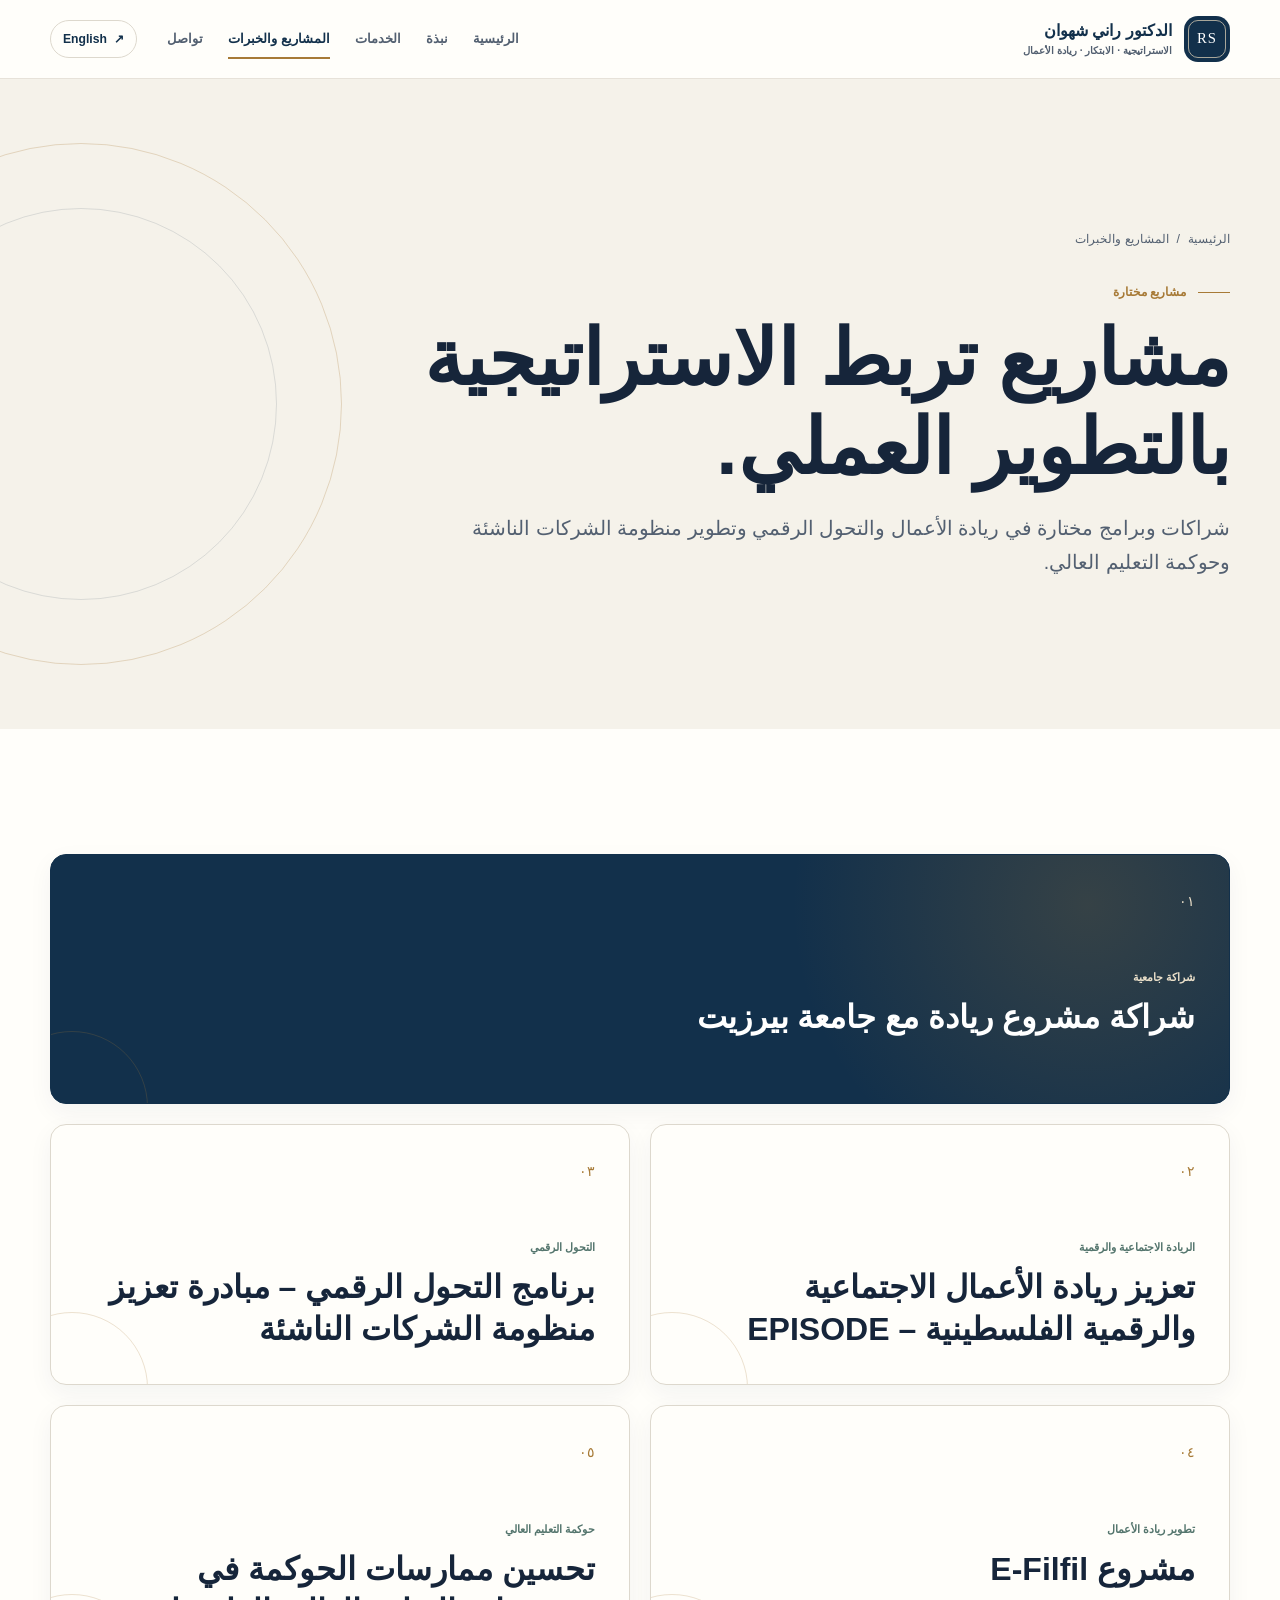
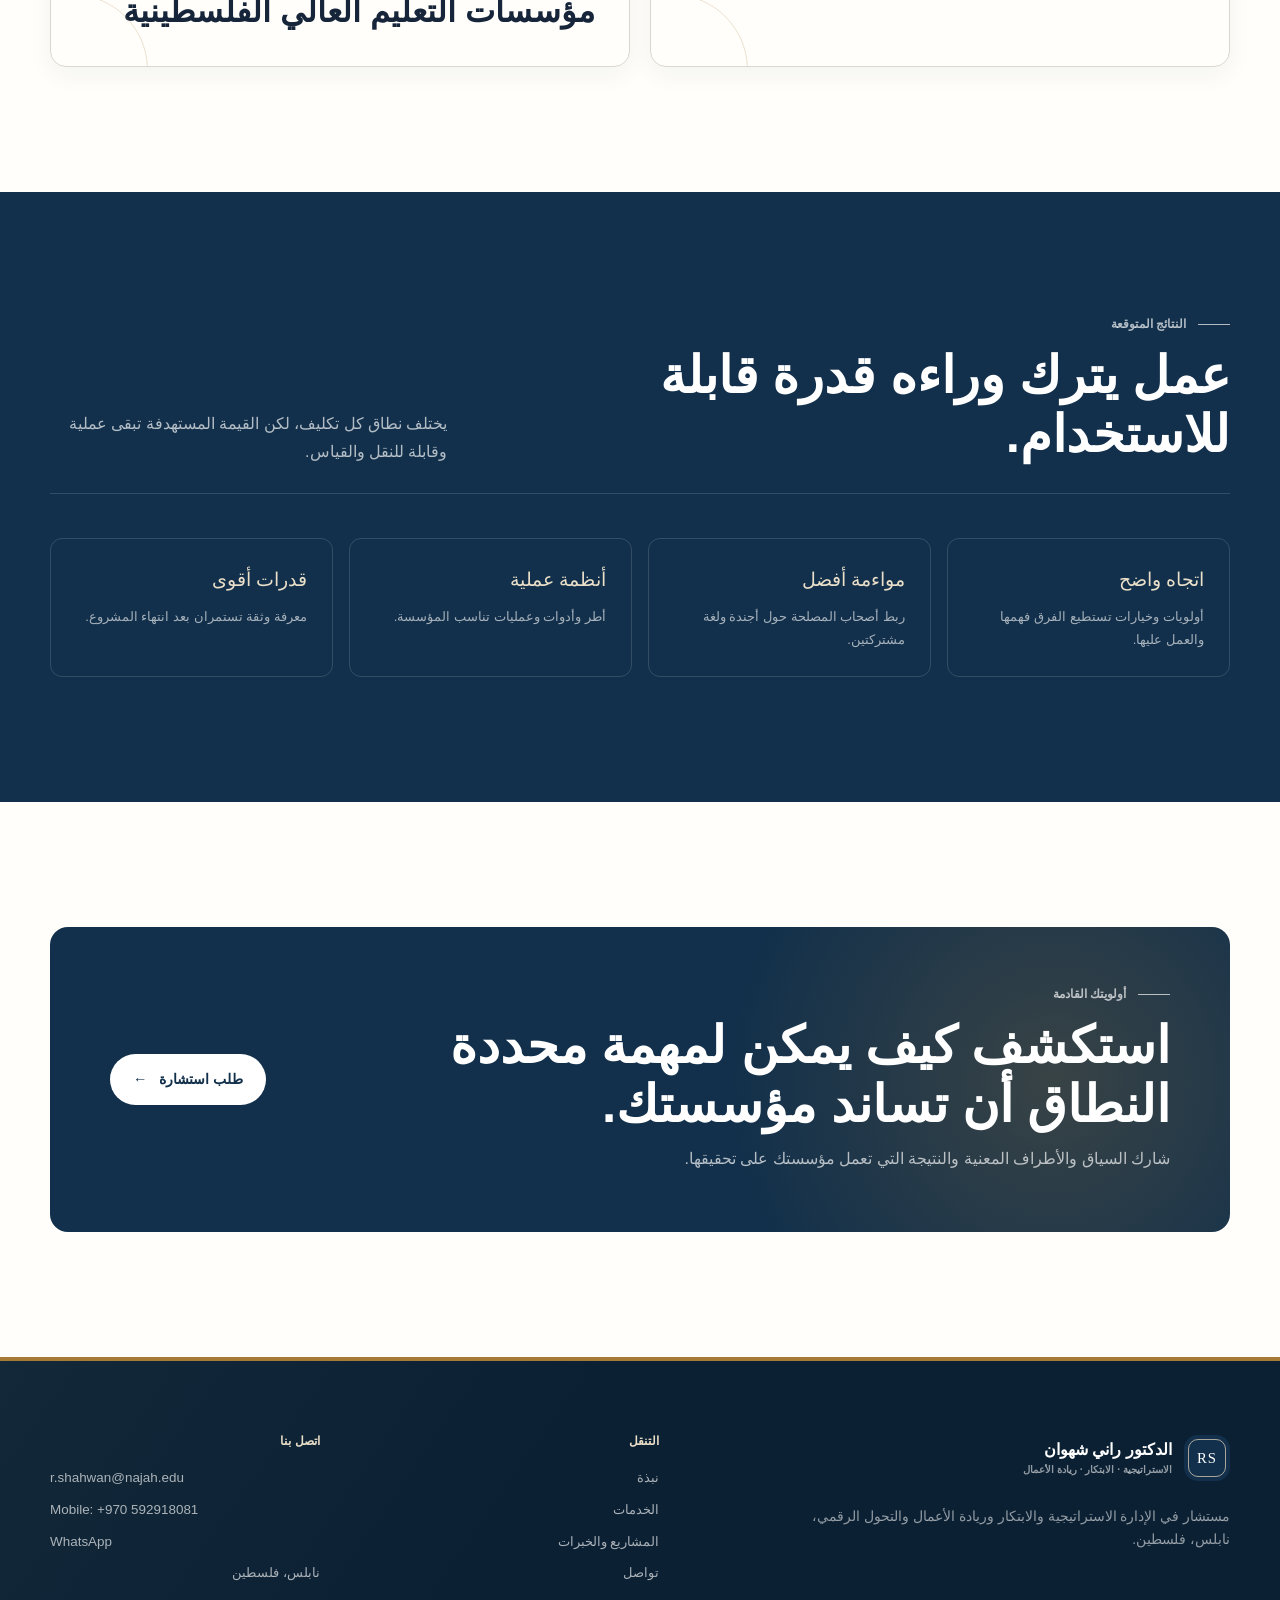
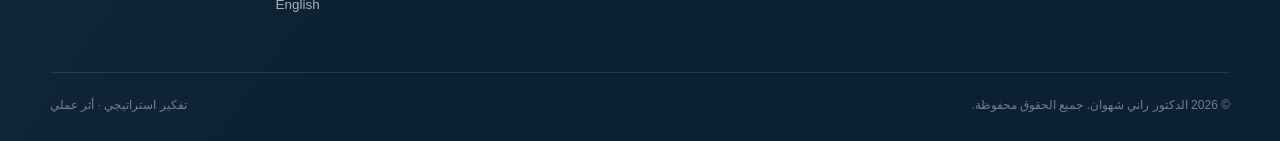
<file: ar/projects.html>
<!doctype html>
<html lang="ar" dir="rtl">
<head>
  <meta charset="utf-8">
  <meta name="viewport" content="width=device-width, initial-scale=1">
  <meta name="description" content="مشاريع مختارة في تطوير ريادة الأعمال والتحول الرقمي وتعزيز منظومة الشركات الناشئة وحوكمة التعليم العالي.">
  <title>المشاريع والخبرات | الدكتور راني شهوان</title>
  <link rel="stylesheet" href="../assets/css/styles.css?v=20260619-6">
</head>
<body>
  <a class="skip-link" href="#main">الانتقال إلى المحتوى</a>
  <header class="site-header"><div class="container header-inner"><a class="brand" href="index.html"><span class="brand-mark"><span>RS</span></span><span class="brand-copy"><strong>الدكتور راني شهوان</strong><small>الاستراتيجية · الابتكار · ريادة الأعمال</small></span></a><div class="nav-wrap" id="site-menu"><nav class="site-nav" aria-label="التنقل الرئيسي"><a href="index.html">الرئيسية</a><a href="about.html">نبذة</a><a href="services.html">الخدمات</a><a href="projects.html" aria-current="page">المشاريع والخبرات</a><a href="contact.html">تواصل</a></nav><div class="header-actions"><a class="language-switch" href="../en/projects.html" lang="en" dir="ltr">English <span>↗</span></a></div></div><button class="menu-toggle" type="button" aria-label="فتح قائمة التنقل" aria-controls="site-menu" aria-expanded="false"><span></span><span></span><span></span></button></div></header>
  <main id="main">
    <section class="page-hero"><div class="container reveal"><div class="breadcrumb"><a href="index.html">الرئيسية</a><span>/</span><span>المشاريع والخبرات</span></div><p class="eyebrow">مشاريع مختارة</p><h1>مشاريع تربط الاستراتيجية بالتطوير العملي.</h1><p class="lead">شراكات وبرامج مختارة في ريادة الأعمال والتحول الرقمي وتطوير منظومة الشركات الناشئة وحوكمة التعليم العالي.</p></div></section>
    <section class="section"><div class="container"><div class="selected-projects-grid">
      <article class="selected-project reveal"><span class="project-index">٠١</span><p class="project-type">شراكة جامعية</p><h2>شراكة مشروع ريادة مع جامعة بيرزيت</h2></article>
      <article class="selected-project reveal"><span class="project-index">٠٢</span><p class="project-type">الريادة الاجتماعية والرقمية</p><h2>تعزيز ريادة الأعمال الاجتماعية والرقمية الفلسطينية – EPISODE</h2></article>
      <article class="selected-project reveal"><span class="project-index">٠٣</span><p class="project-type">التحول الرقمي</p><h2>برنامج التحول الرقمي – مبادرة تعزيز منظومة الشركات الناشئة</h2></article>
      <article class="selected-project reveal"><span class="project-index">٠٤</span><p class="project-type">تطوير ريادة الأعمال</p><h2>مشروع E-Filfil</h2></article>
      <article class="selected-project reveal"><span class="project-index">٠٥</span><p class="project-type">حوكمة التعليم العالي</p><h2>تحسين ممارسات الحوكمة في مؤسسات التعليم العالي الفلسطينية</h2></article>
    </div></div></section>
    <section class="section section-navy"><div class="container"><div class="section-heading reveal"><div><p class="eyebrow">النتائج المتوقعة</p><h2>عمل يترك وراءه قدرة قابلة للاستخدام.</h2></div><p>يختلف نطاق كل تكليف، لكن القيمة المستهدفة تبقى عملية وقابلة للنقل والقياس.</p></div><div class="outcomes-grid"><article class="outcome reveal"><strong>اتجاه واضح</strong><p>أولويات وخيارات تستطيع الفرق فهمها والعمل عليها.</p></article><article class="outcome reveal"><strong>مواءمة أفضل</strong><p>ربط أصحاب المصلحة حول أجندة ولغة مشتركتين.</p></article><article class="outcome reveal"><strong>أنظمة عملية</strong><p>أطر وأدوات وعمليات تناسب المؤسسة.</p></article><article class="outcome reveal"><strong>قدرات أقوى</strong><p>معرفة وثقة تستمران بعد انتهاء المشروع.</p></article></div></div></section>
    <section class="section"><div class="container"><div class="cta-band reveal"><div><p class="eyebrow">أولويتك القادمة</p><h2>استكشف كيف يمكن لمهمة محددة النطاق أن تساند مؤسستك.</h2><p>شارك السياق والأطراف المعنية والنتيجة التي تعمل مؤسستك على تحقيقها.</p></div><a class="button button-light" href="contact.html">طلب استشارة <span>←</span></a></div></div></section>
  </main>
  <footer class="site-footer"><div class="container"><div class="footer-grid"><div class="footer-brand"><a class="brand" href="index.html"><span class="brand-mark"><span>RS</span></span><span class="brand-copy"><strong>الدكتور راني شهوان</strong><small>الاستراتيجية · الابتكار · ريادة الأعمال</small></span></a><p>مستشار في الإدارة الاستراتيجية والابتكار وريادة الأعمال والتحول الرقمي، نابلس، فلسطين.</p></div><div class="footer-column"><h3>التنقل</h3><div class="footer-links"><a href="about.html">نبذة</a><a href="services.html">الخدمات</a><a href="projects.html">المشاريع والخبرات</a><a href="contact.html">تواصل</a></div></div><div class="footer-column"><h3>اتصل بنا</h3><div class="footer-links"><a href="mailto:r.shahwan@najah.edu" dir="ltr">r.shahwan@najah.edu</a><a href="tel:+970592918081" dir="ltr">Mobile: +970 592918081</a><a href="https://wa.me/970592918081" target="_blank" rel="noopener noreferrer" dir="ltr">WhatsApp</a><span>نابلس، فلسطين</span><a href="../en/projects.html" lang="en">English</a></div></div></div><div class="footer-bottom"><span>© <span data-year></span> الدكتور راني شهوان. جميع الحقوق محفوظة.</span><span>تفكير استراتيجي · أثر عملي</span></div></div></footer>
  <script src="../assets/js/main.js?v=20260619-3"></script>
</body>
</html>
</file>
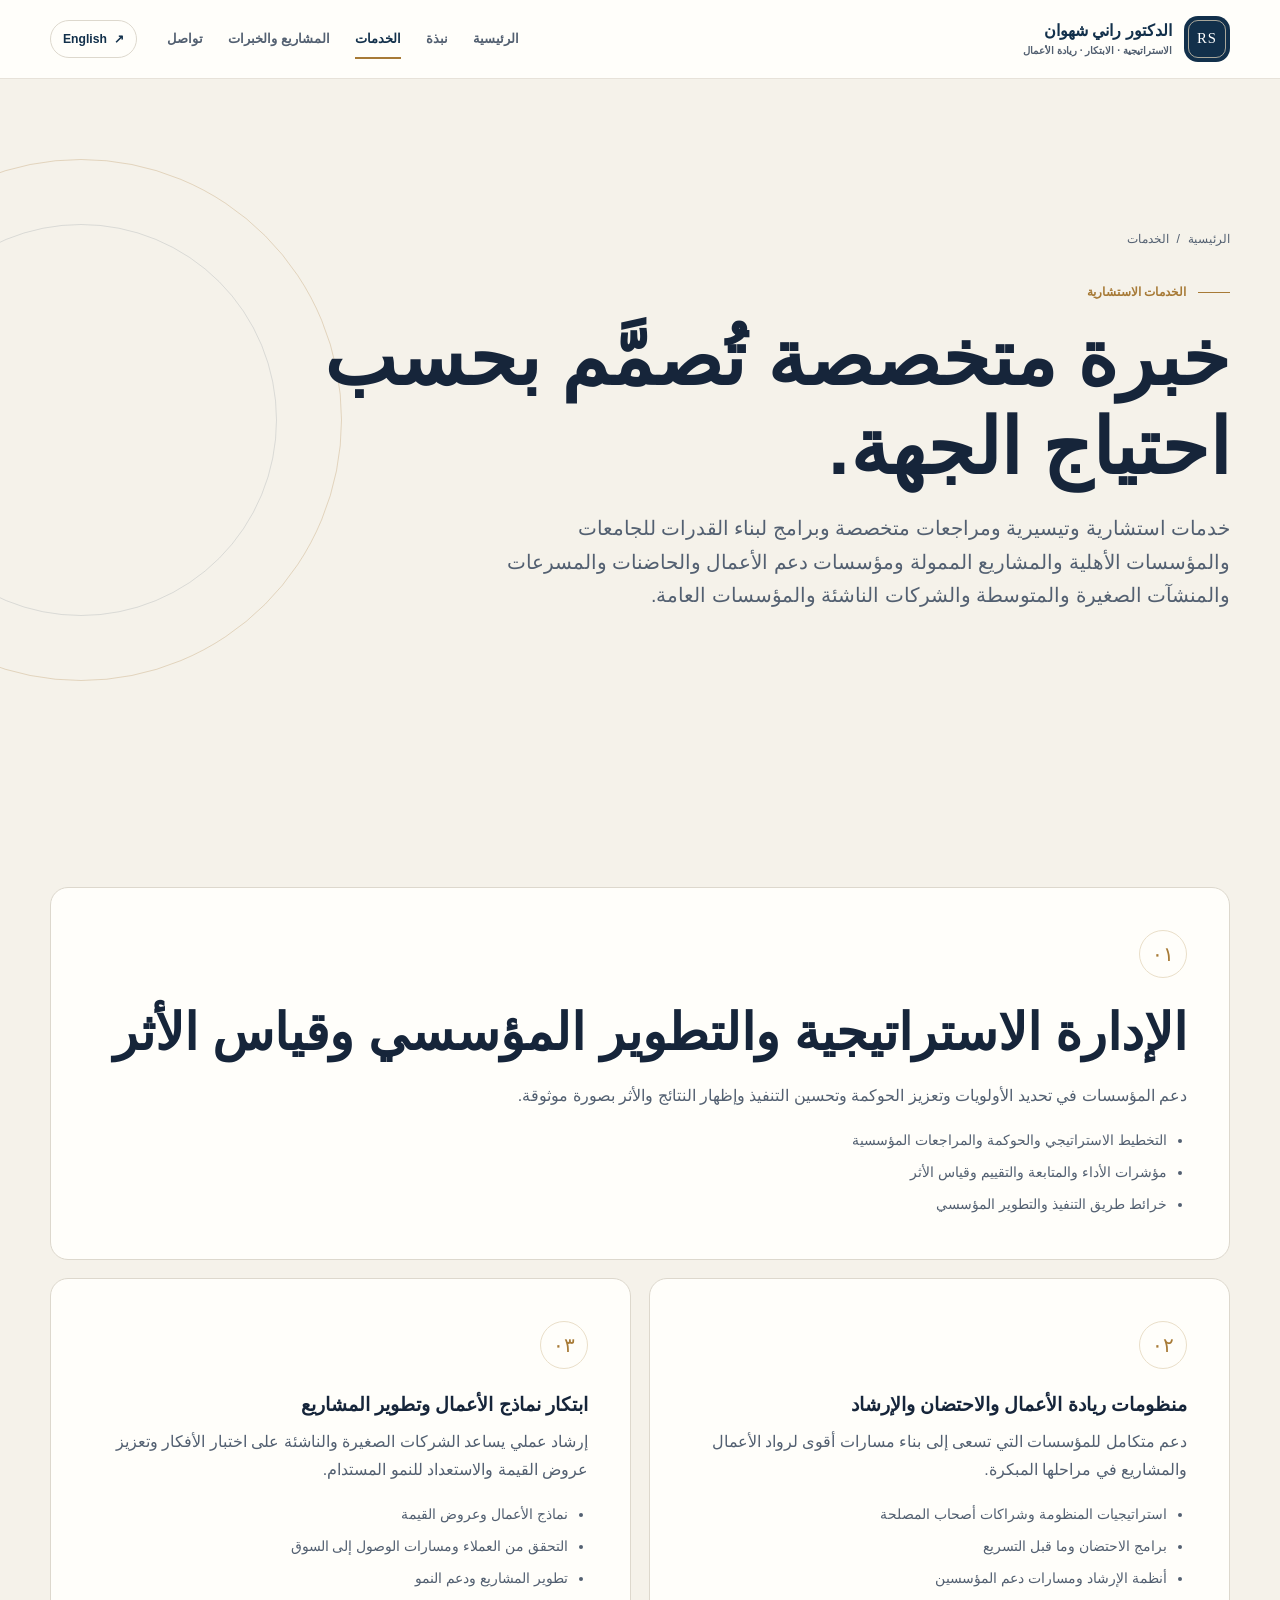
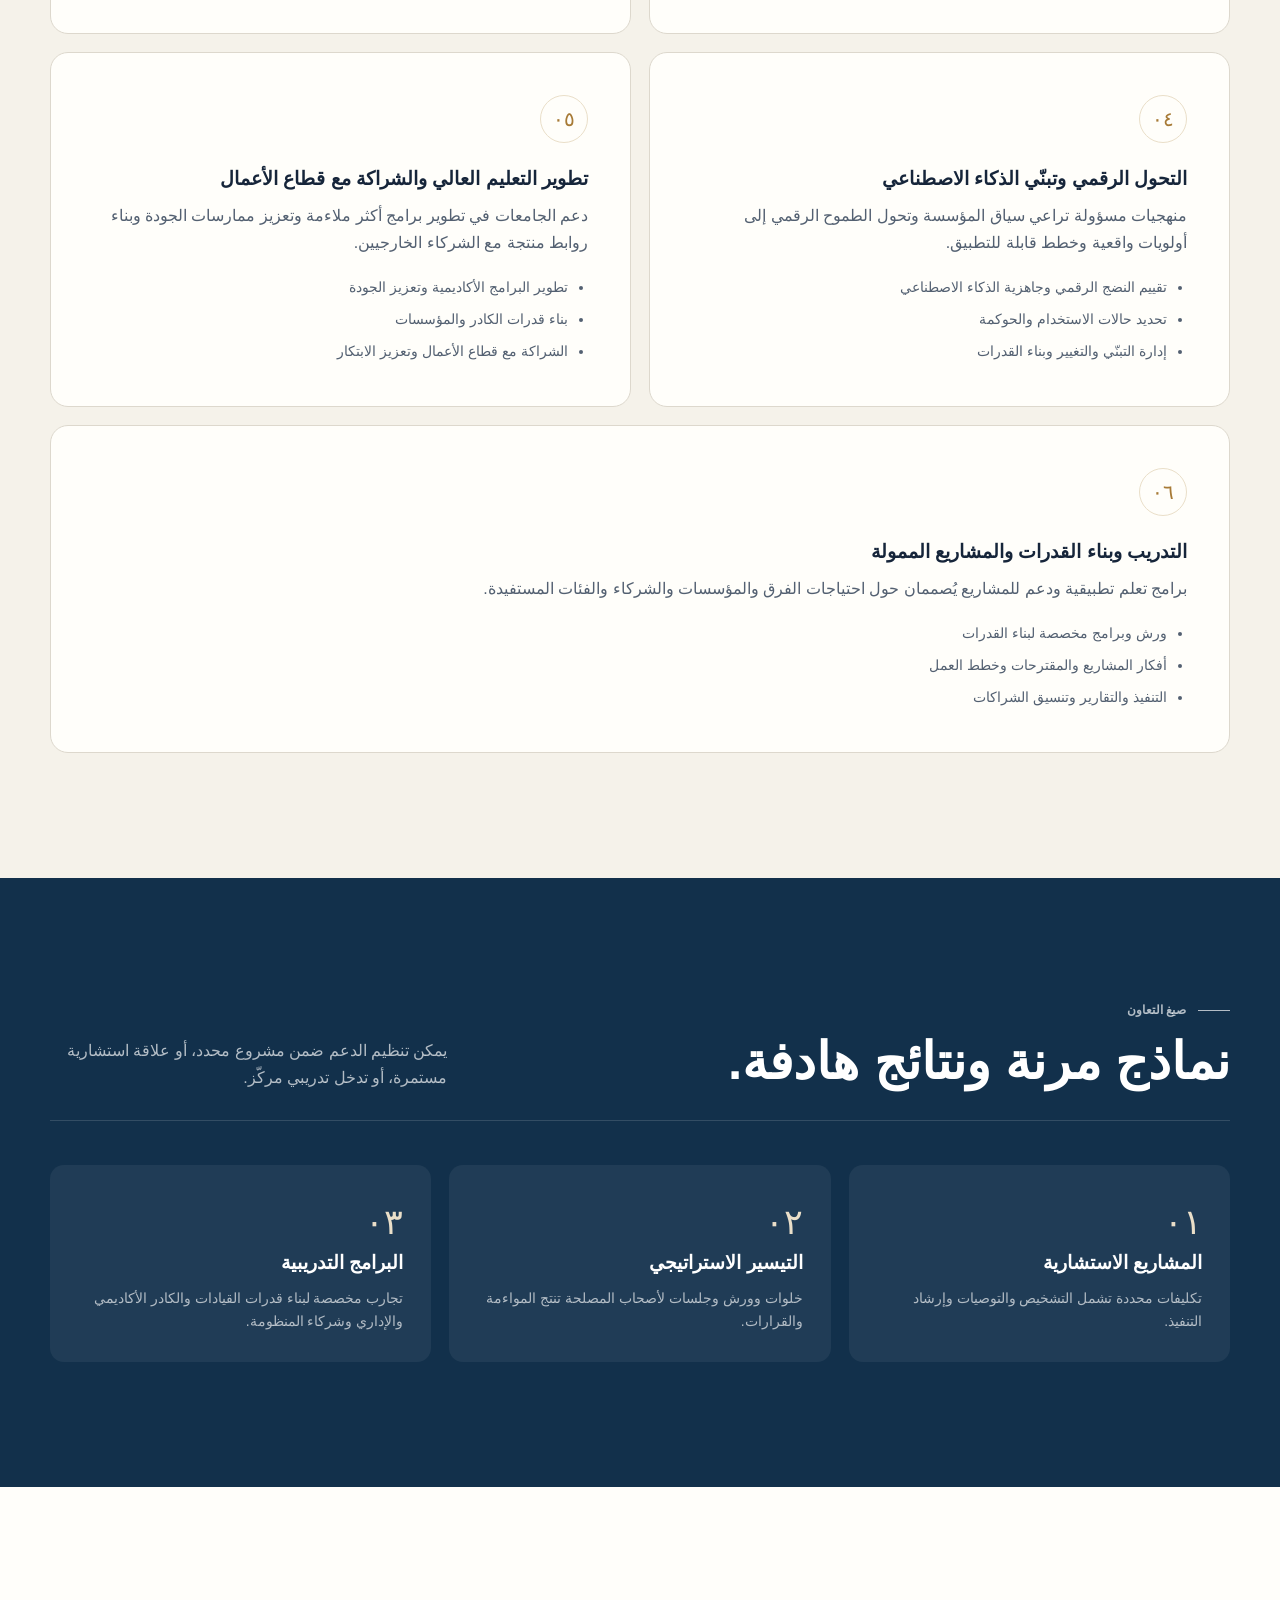
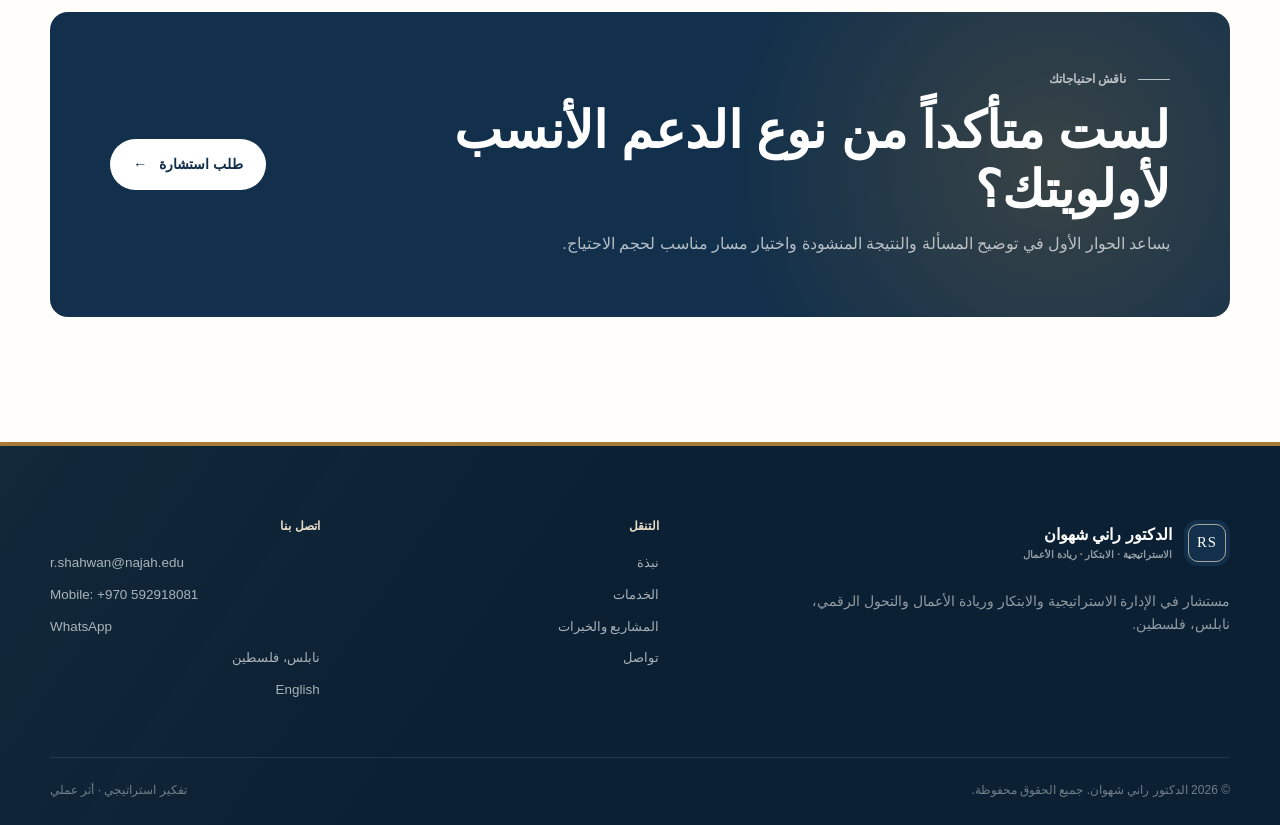
<file: ar/services.html>
<!doctype html>
<html lang="ar" dir="rtl">
<head>
  <meta charset="utf-8">
  <meta name="viewport" content="width=device-width, initial-scale=1">
  <meta name="description" content="خدمات استشارية في الإدارة الاستراتيجية والابتكار وريادة الأعمال والاحتضان والتحول الرقمي وتبنّي الذكاء الاصطناعي والتعليم العالي وبناء القدرات.">
  <title>الخدمات الاستشارية | الدكتور راني شهوان</title>
  <link rel="stylesheet" href="../assets/css/styles.css?v=20260619-6">
</head>
<body>
  <a class="skip-link" href="#main">الانتقال إلى المحتوى</a>
  <header class="site-header"><div class="container header-inner"><a class="brand" href="index.html"><span class="brand-mark"><span>RS</span></span><span class="brand-copy"><strong>الدكتور راني شهوان</strong><small>الاستراتيجية · الابتكار · ريادة الأعمال</small></span></a><div class="nav-wrap" id="site-menu"><nav class="site-nav" aria-label="التنقل الرئيسي"><a href="index.html">الرئيسية</a><a href="about.html">نبذة</a><a href="services.html" aria-current="page">الخدمات</a><a href="projects.html">المشاريع والخبرات</a><a href="contact.html">تواصل</a></nav><div class="header-actions"><a class="language-switch" href="../en/services.html" lang="en" dir="ltr">English <span>↗</span></a></div></div><button class="menu-toggle" type="button" aria-label="فتح قائمة التنقل" aria-controls="site-menu" aria-expanded="false"><span></span><span></span><span></span></button></div></header>
  <main id="main">
    <section class="page-hero"><div class="container reveal"><div class="breadcrumb"><a href="index.html">الرئيسية</a><span>/</span><span>الخدمات</span></div><p class="eyebrow">الخدمات الاستشارية</p><h1>خبرة متخصصة تُصمَّم بحسب احتياج الجهة.</h1><p class="lead">خدمات استشارية وتيسيرية ومراجعات متخصصة وبرامج لبناء القدرات للجامعات والمؤسسات الأهلية والمشاريع الممولة ومؤسسات دعم الأعمال والحاضنات والمسرعات والمنشآت الصغيرة والمتوسطة والشركات الناشئة والمؤسسات العامة.</p></div></section>
    <section class="section section-ivory"><div class="container service-detail-grid">
      <article class="service-detail reveal"><span class="service-icon">٠١</span><h2>الإدارة الاستراتيجية والتطوير المؤسسي وقياس الأثر</h2><p>دعم المؤسسات في تحديد الأولويات وتعزيز الحوكمة وتحسين التنفيذ وإظهار النتائج والأثر بصورة موثوقة.</p><ul><li>التخطيط الاستراتيجي والحوكمة والمراجعات المؤسسية</li><li>مؤشرات الأداء والمتابعة والتقييم وقياس الأثر</li><li>خرائط طريق التنفيذ والتطوير المؤسسي</li></ul></article>
      <article class="service-detail reveal"><span class="service-icon">٠٢</span><h3>منظومات ريادة الأعمال والاحتضان والإرشاد</h3><p>دعم متكامل للمؤسسات التي تسعى إلى بناء مسارات أقوى لرواد الأعمال والمشاريع في مراحلها المبكرة.</p><ul><li>استراتيجيات المنظومة وشراكات أصحاب المصلحة</li><li>برامج الاحتضان وما قبل التسريع</li><li>أنظمة الإرشاد ومسارات دعم المؤسسين</li></ul></article>
      <article class="service-detail reveal"><span class="service-icon">٠٣</span><h3>ابتكار نماذج الأعمال وتطوير المشاريع</h3><p>إرشاد عملي يساعد الشركات الصغيرة والناشئة على اختبار الأفكار وتعزيز عروض القيمة والاستعداد للنمو المستدام.</p><ul><li>نماذج الأعمال وعروض القيمة</li><li>التحقق من العملاء ومسارات الوصول إلى السوق</li><li>تطوير المشاريع ودعم النمو</li></ul></article>
      <article class="service-detail reveal"><span class="service-icon">٠٤</span><h3>التحول الرقمي وتبنّي الذكاء الاصطناعي</h3><p>منهجيات مسؤولة تراعي سياق المؤسسة وتحول الطموح الرقمي إلى أولويات واقعية وخطط قابلة للتطبيق.</p><ul><li>تقييم النضج الرقمي وجاهزية الذكاء الاصطناعي</li><li>تحديد حالات الاستخدام والحوكمة</li><li>إدارة التبنّي والتغيير وبناء القدرات</li></ul></article>
      <article class="service-detail reveal"><span class="service-icon">٠٥</span><h3>تطوير التعليم العالي والشراكة مع قطاع الأعمال</h3><p>دعم الجامعات في تطوير برامج أكثر ملاءمة وتعزيز ممارسات الجودة وبناء روابط منتجة مع الشركاء الخارجيين.</p><ul><li>تطوير البرامج الأكاديمية وتعزيز الجودة</li><li>بناء قدرات الكادر والمؤسسات</li><li>الشراكة مع قطاع الأعمال وتعزيز الابتكار</li></ul></article>
      <article class="service-detail reveal"><span class="service-icon">٠٦</span><h3>التدريب وبناء القدرات والمشاريع الممولة</h3><p>برامج تعلم تطبيقية ودعم للمشاريع يُصممان حول احتياجات الفرق والمؤسسات والشركاء والفئات المستفيدة.</p><ul><li>ورش وبرامج مخصصة لبناء القدرات</li><li>أفكار المشاريع والمقترحات وخطط العمل</li><li>التنفيذ والتقارير وتنسيق الشراكات</li></ul></article>
    </div></section>
    <section class="section section-navy"><div class="container"><div class="section-heading reveal"><div><p class="eyebrow">صيغ التعاون</p><h2>نماذج مرنة ونتائج هادفة.</h2></div><p>يمكن تنظيم الدعم ضمن مشروع محدد، أو علاقة استشارية مستمرة، أو تدخل تدريبي مركّز.</p></div><div class="engagements"><article class="engagement reveal"><span>٠١</span><h3>المشاريع الاستشارية</h3><p>تكليفات محددة تشمل التشخيص والتوصيات وإرشاد التنفيذ.</p></article><article class="engagement reveal"><span>٠٢</span><h3>التيسير الاستراتيجي</h3><p>خلوات وورش وجلسات لأصحاب المصلحة تنتج المواءمة والقرارات.</p></article><article class="engagement reveal"><span>٠٣</span><h3>البرامج التدريبية</h3><p>تجارب مخصصة لبناء قدرات القيادات والكادر الأكاديمي والإداري وشركاء المنظومة.</p></article></div></div></section>
    <section class="section"><div class="container"><div class="cta-band reveal"><div><p class="eyebrow">ناقش احتياجاتك</p><h2>لست متأكداً من نوع الدعم الأنسب لأولويتك؟</h2><p>يساعد الحوار الأول في توضيح المسألة والنتيجة المنشودة واختيار مسار مناسب لحجم الاحتياج.</p></div><a class="button button-light" href="contact.html">طلب استشارة <span>←</span></a></div></div></section>
  </main>
  <footer class="site-footer"><div class="container"><div class="footer-grid"><div class="footer-brand"><a class="brand" href="index.html"><span class="brand-mark"><span>RS</span></span><span class="brand-copy"><strong>الدكتور راني شهوان</strong><small>الاستراتيجية · الابتكار · ريادة الأعمال</small></span></a><p>مستشار في الإدارة الاستراتيجية والابتكار وريادة الأعمال والتحول الرقمي، نابلس، فلسطين.</p></div><div class="footer-column"><h3>التنقل</h3><div class="footer-links"><a href="about.html">نبذة</a><a href="services.html">الخدمات</a><a href="projects.html">المشاريع والخبرات</a><a href="contact.html">تواصل</a></div></div><div class="footer-column"><h3>اتصل بنا</h3><div class="footer-links"><a href="mailto:r.shahwan@najah.edu" dir="ltr">r.shahwan@najah.edu</a><a href="tel:+970592918081" dir="ltr">Mobile: +970 592918081</a><a href="https://wa.me/970592918081" target="_blank" rel="noopener noreferrer" dir="ltr">WhatsApp</a><span>نابلس، فلسطين</span><a href="../en/services.html" lang="en">English</a></div></div></div><div class="footer-bottom"><span>© <span data-year></span> الدكتور راني شهوان. جميع الحقوق محفوظة.</span><span>تفكير استراتيجي · أثر عملي</span></div></div></footer>
  <script src="../assets/js/main.js?v=20260619-3"></script>
</body>
</html>
</file>
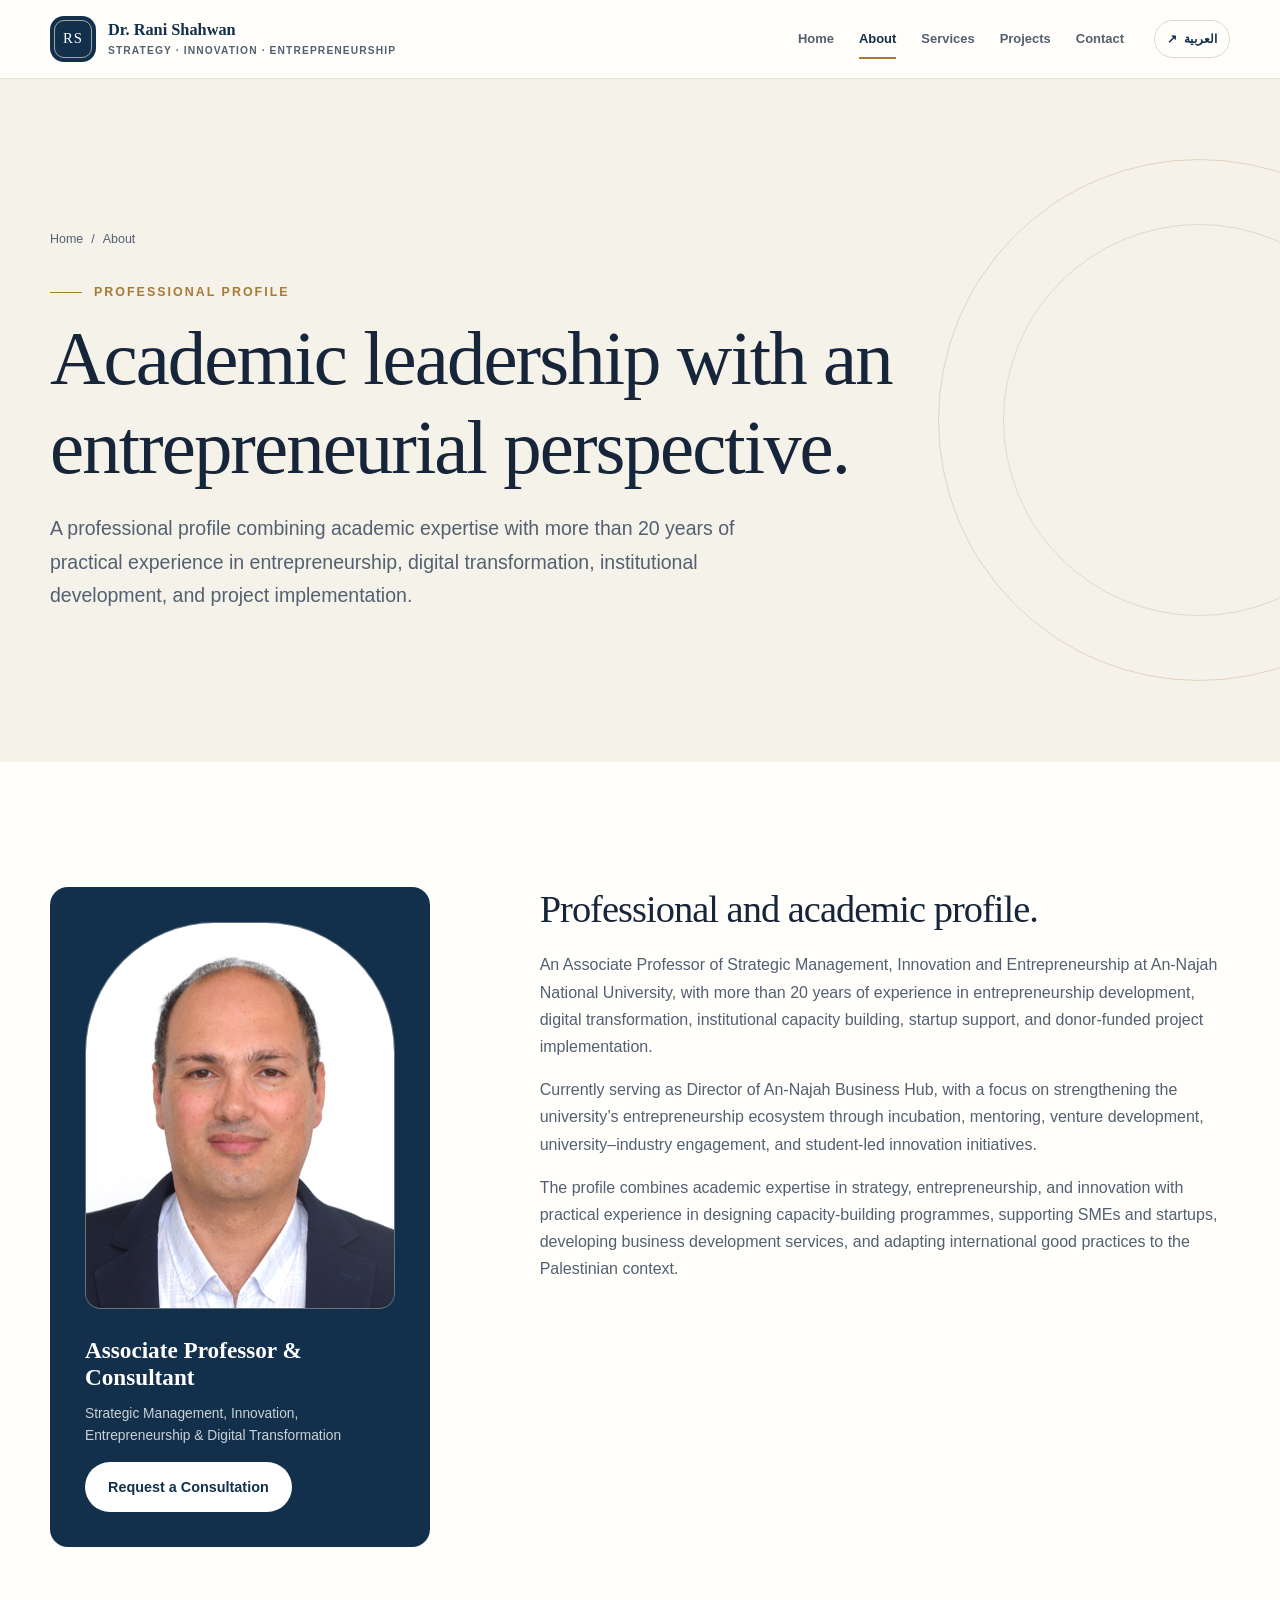
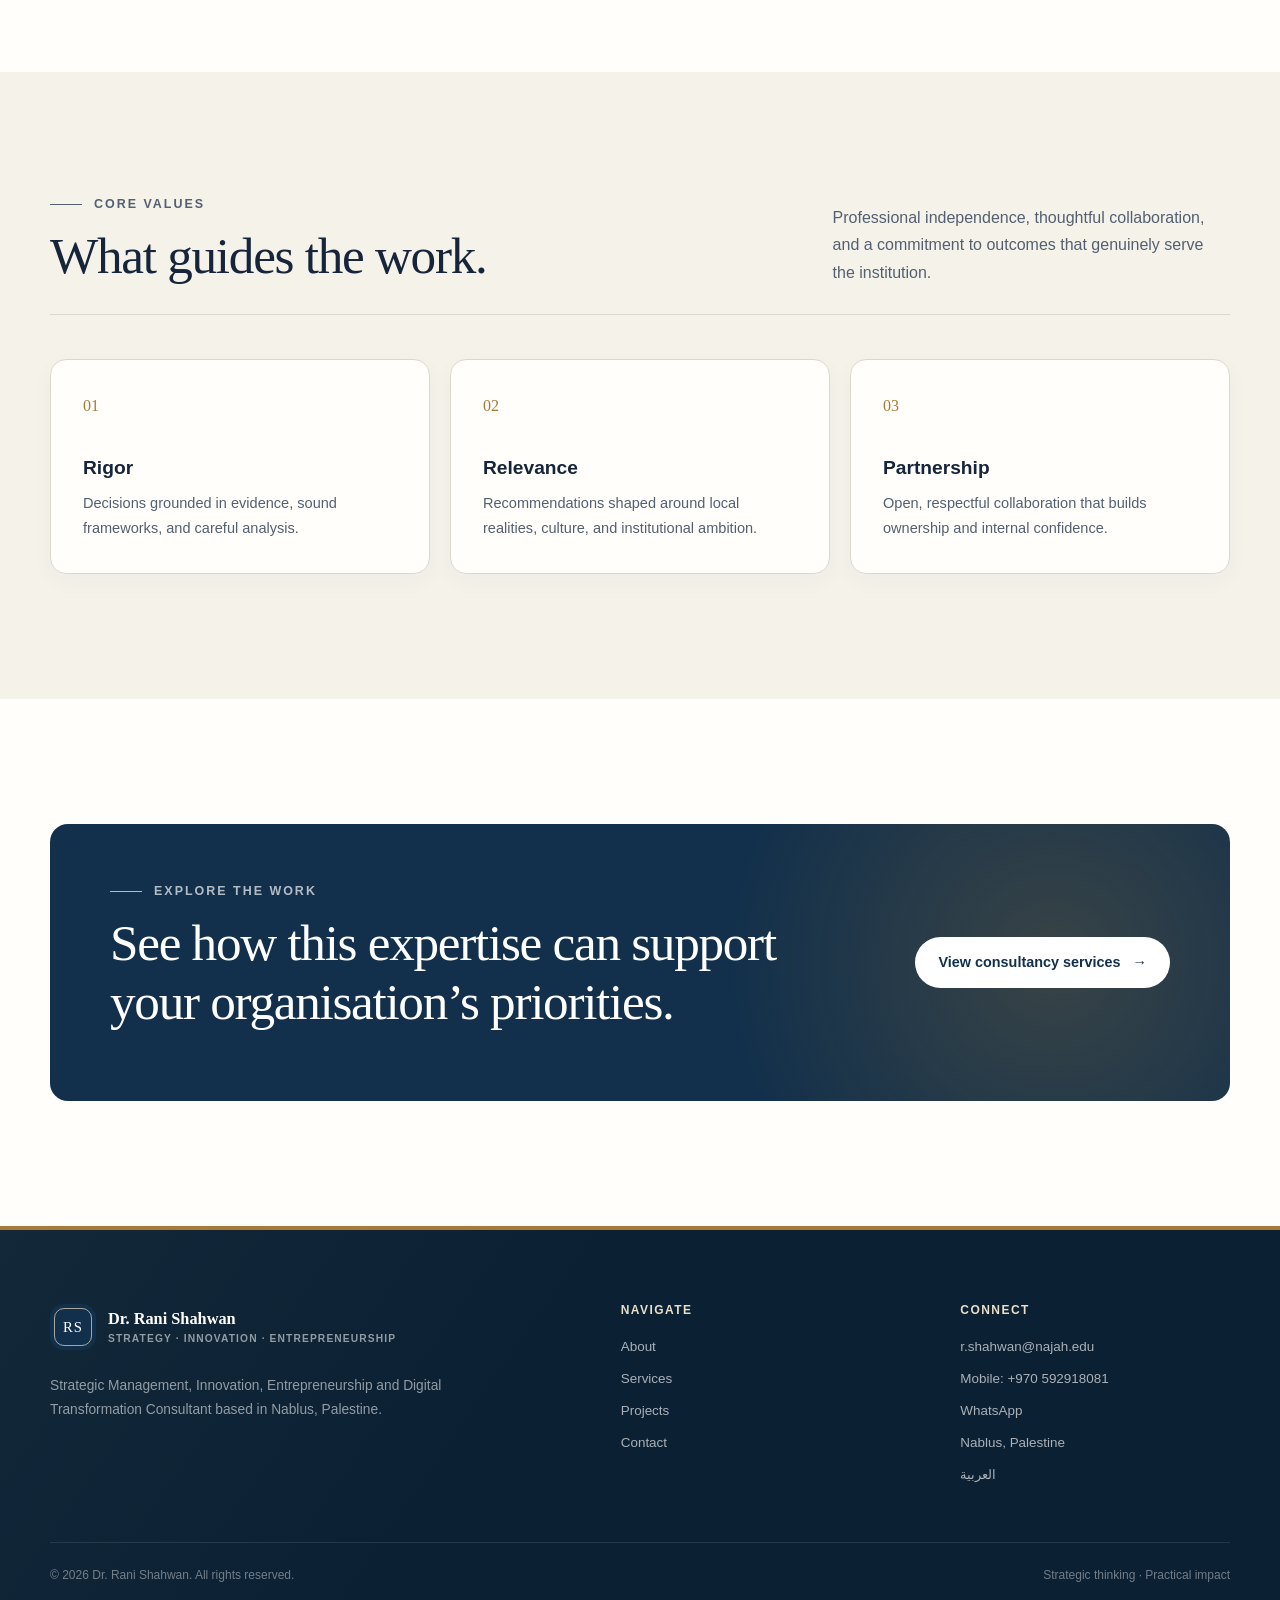
<file: en/about.html>
<!doctype html>
<html lang="en" dir="ltr">
<head>
  <meta charset="utf-8">
  <meta name="viewport" content="width=device-width, initial-scale=1">
  <meta name="description" content="Dr. Rani Shahwan is Associate Professor of Strategic Management, Innovation and Entrepreneurship and Director of An-Najah Business Hub at An-Najah National University.">
  <title>About | Dr. Rani Shahwan</title>
  <link rel="stylesheet" href="../assets/css/styles.css?v=20260619-6">
</head>
<body>
  <a class="skip-link" href="#main">Skip to content</a>
  <header class="site-header"><div class="container header-inner">
    <a class="brand" href="index.html"><span class="brand-mark" aria-hidden="true"><span>RS</span></span><span class="brand-copy"><strong>Dr. Rani Shahwan</strong><small>Strategy · Innovation · Entrepreneurship</small></span></a>
    <div class="nav-wrap" id="site-menu"><nav class="site-nav" aria-label="Primary navigation"><a href="index.html">Home</a><a href="about.html" aria-current="page">About</a><a href="services.html">Services</a><a href="projects.html">Projects</a><a href="contact.html">Contact</a></nav><div class="header-actions"><a class="language-switch" href="../ar/about.html" lang="ar" dir="rtl">العربية <span aria-hidden="true">↗</span></a></div></div>
    <button class="menu-toggle" type="button" aria-label="Toggle navigation" aria-controls="site-menu" aria-expanded="false"><span></span><span></span><span></span></button>
  </div></header>
  <main id="main">
    <section class="page-hero"><div class="container reveal"><div class="breadcrumb"><a href="index.html">Home</a><span>/</span><span>About</span></div><p class="eyebrow">Professional profile</p><h1>Academic leadership with an entrepreneurial perspective.</h1><p class="lead">A professional profile combining academic expertise with more than 20 years of practical experience in entrepreneurship, digital transformation, institutional development, and project implementation.</p></div></section>
    <section class="section"><div class="container bio-grid">
      <aside class="profile-panel reveal"><div class="profile-photo"><img src="../assets/images/portrait.jpg" alt="Professional portrait"></div><h3>Associate Professor &amp; Consultant</h3><p class="profile-position">Strategic Management, Innovation, Entrepreneurship &amp; Digital Transformation</p><a class="button button-light" href="contact.html">Request a Consultation</a></aside>
      <div class="bio-copy reveal">
        <h2>Professional and academic profile.</h2>
        <p>An Associate Professor of Strategic Management, Innovation and Entrepreneurship at An-Najah National University, with more than 20 years of experience in entrepreneurship development, digital transformation, institutional capacity building, startup support, and donor-funded project implementation.</p>
        <p>Currently serving as Director of An-Najah Business Hub, with a focus on strengthening the university’s entrepreneurship ecosystem through incubation, mentoring, venture development, university–industry engagement, and student-led innovation initiatives.</p>
        <p>The profile combines academic expertise in strategy, entrepreneurship, and innovation with practical experience in designing capacity-building programmes, supporting SMEs and startups, developing business development services, and adapting international good practices to the Palestinian context.</p>
      </div>
    </div></section>
    <section class="section section-ivory"><div class="container"><div class="section-heading reveal"><div><p class="eyebrow">Core values</p><h2>What guides the work.</h2></div><p>Professional independence, thoughtful collaboration, and a commitment to outcomes that genuinely serve the institution.</p></div><div class="cards"><article class="value-card reveal"><span class="card-number">01</span><h3>Rigor</h3><p>Decisions grounded in evidence, sound frameworks, and careful analysis.</p></article><article class="value-card reveal"><span class="card-number">02</span><h3>Relevance</h3><p>Recommendations shaped around local realities, culture, and institutional ambition.</p></article><article class="value-card reveal"><span class="card-number">03</span><h3>Partnership</h3><p>Open, respectful collaboration that builds ownership and internal confidence.</p></article></div></div></section>
    <section class="section"><div class="container"><div class="cta-band reveal"><div><p class="eyebrow">Explore the work</p><h2>See how this expertise can support your organisation’s priorities.</h2></div><a class="button button-light" href="services.html">View consultancy services <span aria-hidden="true">→</span></a></div></div></section>
  </main>
  <footer class="site-footer"><div class="container"><div class="footer-grid"><div class="footer-brand"><a class="brand" href="index.html"><span class="brand-mark"><span>RS</span></span><span class="brand-copy"><strong>Dr. Rani Shahwan</strong><small>Strategy · Innovation · Entrepreneurship</small></span></a><p>Strategic Management, Innovation, Entrepreneurship and Digital Transformation Consultant based in Nablus, Palestine.</p></div><div class="footer-column"><h3>Navigate</h3><div class="footer-links"><a href="about.html">About</a><a href="services.html">Services</a><a href="projects.html">Projects</a><a href="contact.html">Contact</a></div></div><div class="footer-column"><h3>Connect</h3><div class="footer-links"><a href="mailto:r.shahwan@najah.edu">r.shahwan@najah.edu</a><a href="tel:+970592918081">Mobile: +970 592918081</a><a href="https://wa.me/970592918081" target="_blank" rel="noopener noreferrer">WhatsApp</a><span>Nablus, Palestine</span><a href="../ar/about.html">العربية</a></div></div></div><div class="footer-bottom"><span>© <span data-year></span> Dr. Rani Shahwan. All rights reserved.</span><span>Strategic thinking · Practical impact</span></div></div></footer>
  <script src="../assets/js/main.js?v=20260619-3"></script>
</body>
</html>
</file>
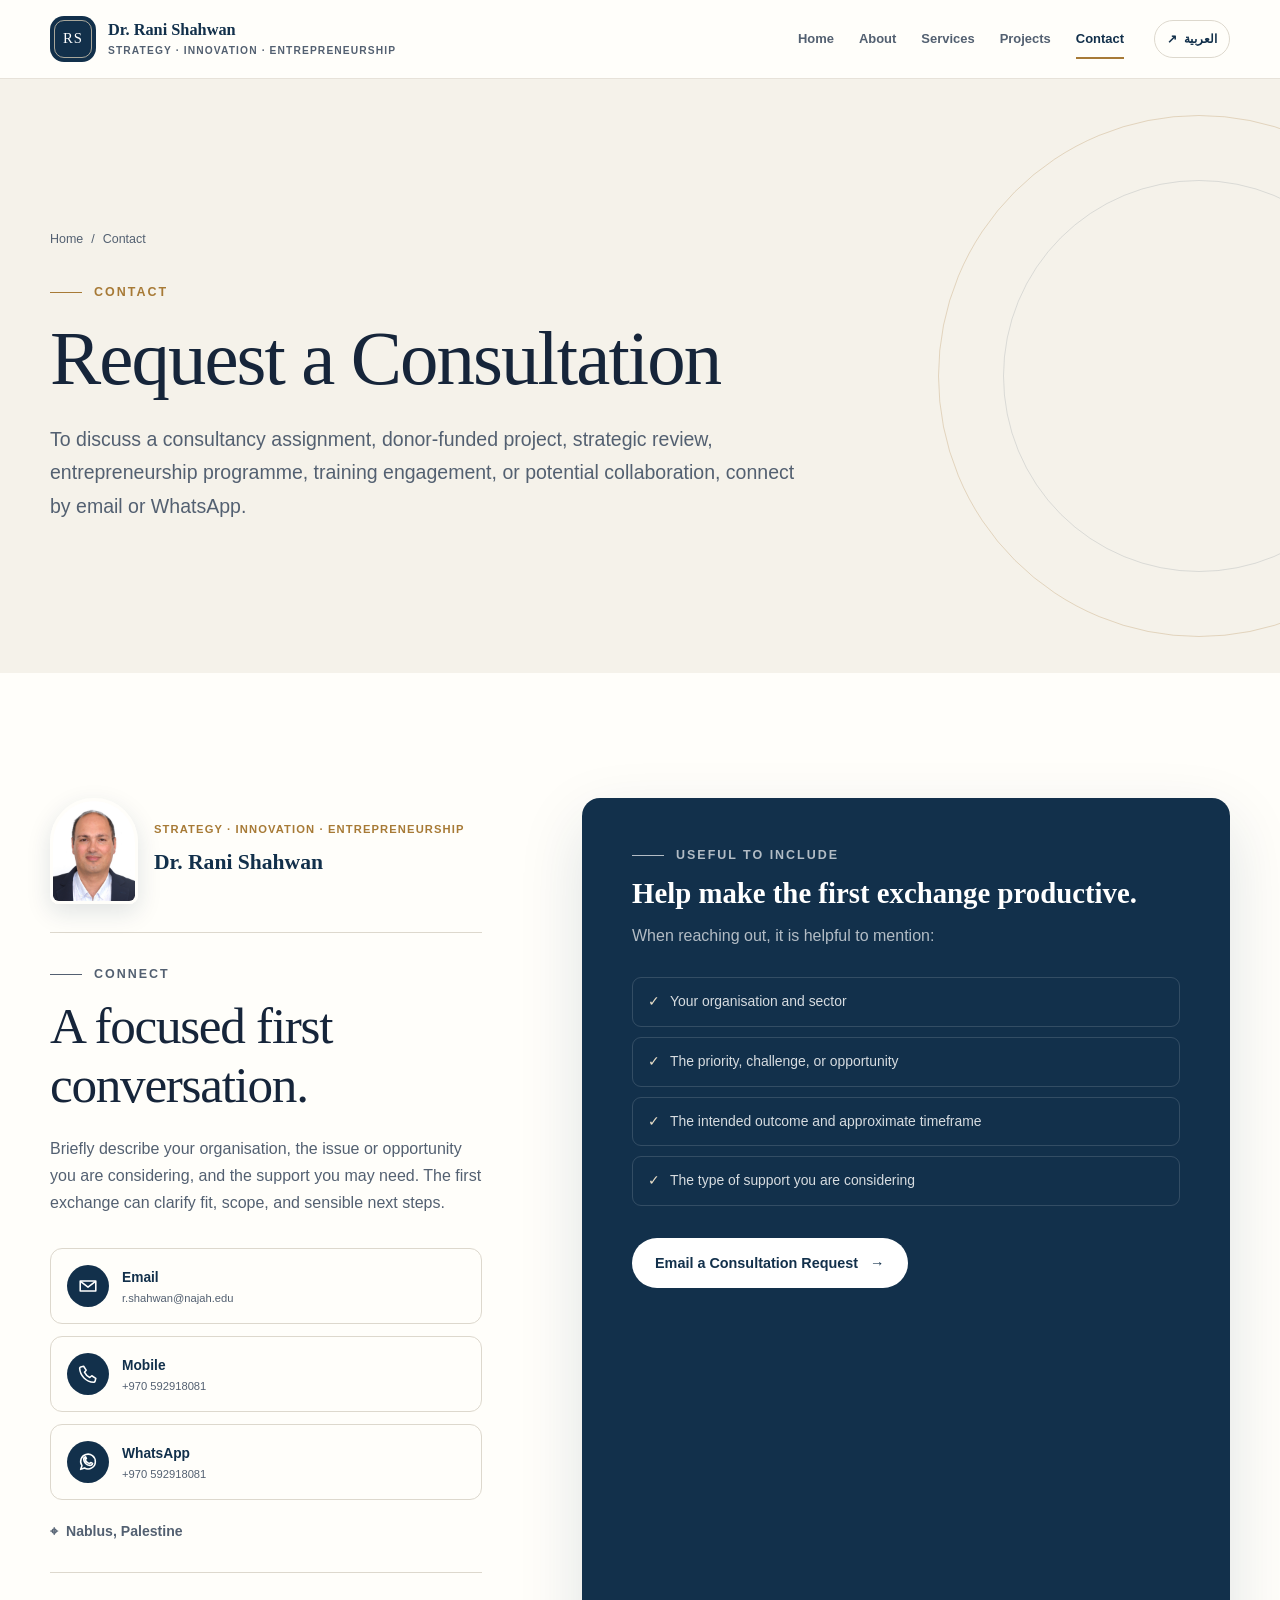
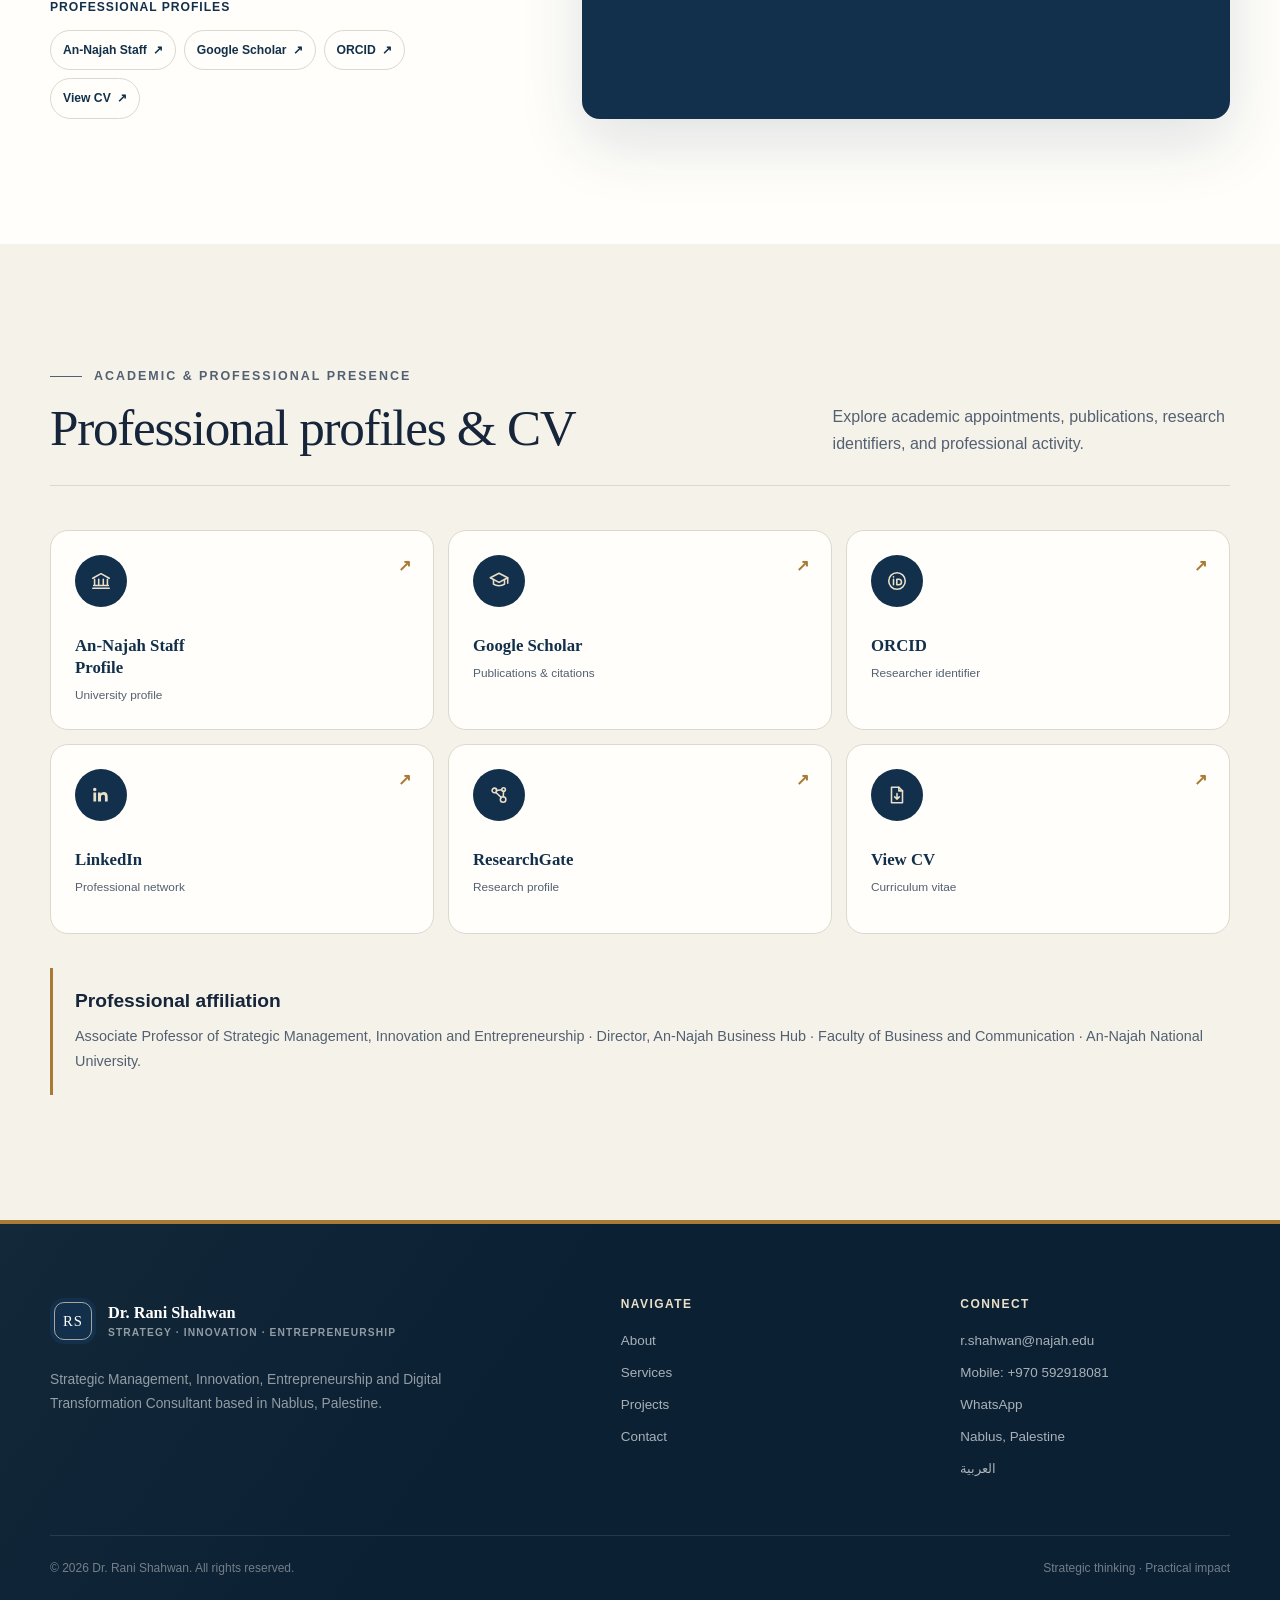
<file: en/contact.html>
<!doctype html>
<html lang="en" dir="ltr">
<head>
  <meta charset="utf-8">
  <meta name="viewport" content="width=device-width, initial-scale=1">
  <meta name="description" content="Contact Dr. Rani Shahwan in Nablus, Palestine for consultancy in strategic management, innovation, entrepreneurship, and digital transformation.">
  <title>Contact | Dr. Rani Shahwan</title>
  <link rel="stylesheet" href="../assets/css/styles.css?v=20260619-7">
</head>
<body>
  <a class="skip-link" href="#main">Skip to content</a>
  <header class="site-header"><div class="container header-inner"><a class="brand" href="index.html"><span class="brand-mark"><span>RS</span></span><span class="brand-copy"><strong>Dr. Rani Shahwan</strong><small>Strategy · Innovation · Entrepreneurship</small></span></a><div class="nav-wrap" id="site-menu"><nav class="site-nav" aria-label="Primary navigation"><a href="index.html">Home</a><a href="about.html">About</a><a href="services.html">Services</a><a href="projects.html">Projects</a><a href="contact.html" aria-current="page">Contact</a></nav><div class="header-actions"><a class="language-switch" href="../ar/contact.html" lang="ar" dir="rtl">العربية <span>↗</span></a></div></div><button class="menu-toggle" type="button" aria-label="Toggle navigation" aria-controls="site-menu" aria-expanded="false"><span></span><span></span><span></span></button></div></header>
  <main id="main">
    <section class="page-hero"><div class="container reveal"><div class="breadcrumb"><a href="index.html">Home</a><span>/</span><span>Contact</span></div><p class="eyebrow">Contact</p><h1>Request a Consultation</h1><p class="lead">To discuss a consultancy assignment, donor-funded project, strategic review, entrepreneurship programme, training engagement, or potential collaboration, connect by email or WhatsApp.</p></div></section>
    <section class="section"><div class="container contact-grid">
      <div class="contact-intro reveal"><div class="contact-profile"><img src="../assets/images/portrait.jpg" alt="Dr. Rani Shahwan"><div><small>Strategy · Innovation · Entrepreneurship</small><strong>Dr. Rani Shahwan</strong></div></div><p class="eyebrow">Connect</p><h2>A focused first conversation.</h2><p>Briefly describe your organisation, the issue or opportunity you are considering, and the support you may need. The first exchange can clarify fit, scope, and sensible next steps.</p>
        <div class="contact-actions-grid">
          <a class="contact-action" href="mailto:r.shahwan@najah.edu"><span class="contact-action-icon"><svg viewBox="0 0 24 24" aria-hidden="true"><path d="M3.5 6.5h17v11h-17z"/><path d="m4.5 7.5 7.5 5.7 7.5-5.7"/></svg></span><span><strong>Email</strong><small>r.shahwan@najah.edu</small></span></a>
          <a class="contact-action" href="tel:+970592918081"><span class="contact-action-icon"><svg viewBox="0 0 24 24" aria-hidden="true"><path d="M7.2 3.5 10 7.8 8.1 10c1.2 2.5 3.3 4.6 5.8 5.8l2.2-1.9 4.4 2.8-.8 3.3c-.2.7-.8 1.1-1.5 1.1C10 20.6 3.4 14 2.9 5.8c0-.7.4-1.3 1.1-1.5z"/></svg></span><span><strong>Mobile</strong><small>+970 592918081</small></span></a>
          <a class="contact-action" href="https://wa.me/970592918081" target="_blank" rel="noopener noreferrer"><span class="contact-action-icon"><svg viewBox="0 0 24 24" aria-hidden="true"><path d="M20 11.6a8 8 0 0 1-11.8 7L4 20l1.4-4A8 8 0 1 1 20 11.6Z"/><path d="M9 8.5c.3 2.7 1.9 4.4 4.7 5.2l1.3-1.1 2 .9c-.3 1.5-1.3 2.3-2.8 2.3-3.8-.5-6.5-3-7-6.8 0-1.4.8-2.4 2.2-2.7l.9 2Z"/></svg></span><span><strong>WhatsApp</strong><small>+970 592918081</small></span></a>
        </div>
        <p class="contact-location"><span aria-hidden="true">⌖</span> Nablus, Palestine</p>
        <div class="profile-shortcuts" aria-label="Professional profile links">
          <p>Professional profiles</p>
          <div>
            <a href="https://staff.najah.edu/en/profiles/2526/" target="_blank" rel="noopener noreferrer">An-Najah Staff <span aria-hidden="true">↗</span></a>
            <a href="https://scholar.google.com/citations?hl=en&amp;user=2ia1LTgAAAAJ" target="_blank" rel="noopener noreferrer">Google Scholar <span aria-hidden="true">↗</span></a>
            <a href="https://orcid.org/0000-0003-3010-5308" target="_blank" rel="noopener noreferrer">ORCID <span aria-hidden="true">↗</span></a>
            <a href="https://drive.google.com/file/d/1HwqycBiDX7z792jtZdKQiSlMeo4PGclg/view?usp=sharing" target="_blank" rel="noopener noreferrer">View CV <span aria-hidden="true">↗</span></a>
          </div>
        </div>
      </div>
      <aside class="contact-card reveal"><p class="eyebrow">Useful to include</p><h3>Help make the first exchange productive.</h3><p>When reaching out, it is helpful to mention:</p><ul class="inquiry-topics"><li>Your organisation and sector</li><li>The priority, challenge, or opportunity</li><li>The intended outcome and approximate timeframe</li><li>The type of support you are considering</li></ul><a class="button button-light" href="mailto:r.shahwan@najah.edu?subject=Consultancy%20Inquiry%20for%20Dr.%20Rani%20Shahwan">Email a Consultation Request <span>→</span></a></aside>
    </div></section>
    <section class="section section-ivory">
      <div class="container">
        <div class="section-heading reveal">
          <div><p class="eyebrow">Academic &amp; professional presence</p><h2>Professional profiles &amp; CV</h2></div>
          <p>Explore academic appointments, publications, research identifiers, and professional activity.</p>
        </div>
        <div class="professional-links-grid">
          <a class="professional-link reveal" href="https://staff.najah.edu/en/profiles/2526/" target="_blank" rel="noopener noreferrer"><span class="professional-link-icon"><svg viewBox="0 0 24 24" aria-hidden="true"><path d="m3 9 9-5 9 5"/><path d="M5 10v7M9.5 10v7M14.5 10v7M19 10v7M3 20h18M4 17h16"/></svg></span><strong>An-Najah Staff Profile</strong><small>University profile</small></a>
          <a class="professional-link reveal" href="https://scholar.google.com/citations?hl=en&amp;user=2ia1LTgAAAAJ" target="_blank" rel="noopener noreferrer"><span class="professional-link-icon"><svg viewBox="0 0 24 24" aria-hidden="true"><path d="m2.5 8.5 9.5-5 9.5 5-9.5 5z"/><path d="M6 10.5v5c2.8 2.3 9.2 2.3 12 0v-5M21.5 8.5v6"/></svg></span><strong>Google Scholar</strong><small>Publications &amp; citations</small></a>
          <a class="professional-link reveal" href="https://orcid.org/0000-0003-3010-5308" target="_blank" rel="noopener noreferrer"><span class="professional-link-icon"><svg viewBox="0 0 24 24" aria-hidden="true"><circle cx="12" cy="12" r="9"/><path d="M8.2 10v6M8.2 7.4v.1M11.8 10h2.1a3 3 0 0 1 0 6h-2.1z"/></svg></span><strong>ORCID</strong><small>Researcher identifier</small></a>
          <a class="professional-link reveal" href="https://www.linkedin.com/in/rani-shahwan-2762a127/" target="_blank" rel="noopener noreferrer"><span class="professional-link-icon"><svg class="icon-fill" viewBox="0 0 24 24" aria-hidden="true"><path d="M5.2 7.8A1.8 1.8 0 1 0 5.2 4a1.8 1.8 0 0 0 0 3.8ZM3.7 9.2h3v10h-3v-10Zm5 0h2.9v1.4h.1c.4-.8 1.5-1.8 3.3-1.8 3.1 0 4.3 1.9 4.3 5.2v5.2h-3v-4.6c0-1.5-.1-3-2-3-1.9 0-2.3 1.4-2.3 2.9v4.7H8.7v-10Z"/></svg></span><strong>LinkedIn</strong><small>Professional network</small></a>
          <a class="professional-link reveal" href="https://www.researchgate.net/profile/Rani-Shahwan-2" target="_blank" rel="noopener noreferrer"><span class="professional-link-icon"><svg viewBox="0 0 24 24" aria-hidden="true"><circle cx="7" cy="7" r="2.5"/><circle cx="17" cy="6" r="2"/><circle cx="16.5" cy="17" r="3"/><path d="m9.2 7 5.8-.7M8.3 9l6.4 5.8M17 8l-.4 6"/></svg></span><strong>ResearchGate</strong><small>Research profile</small></a>
          <a class="professional-link reveal" href="https://drive.google.com/file/d/1HwqycBiDX7z792jtZdKQiSlMeo4PGclg/view?usp=sharing" target="_blank" rel="noopener noreferrer"><span class="professional-link-icon"><svg viewBox="0 0 24 24" aria-hidden="true"><path d="M6 3.5h8l4 4V20.5H6z"/><path d="M14 3.5v4h4M12 10.5v6M9.5 14l2.5 2.5 2.5-2.5"/></svg></span><strong>View CV</strong><small>Curriculum vitae</small></a>
        </div>
        <div class="contact-note reveal"><h3>Professional affiliation</h3><p>Associate Professor of Strategic Management, Innovation and Entrepreneurship · Director, An-Najah Business Hub · Faculty of Business and Communication · An-Najah National University.</p></div>
      </div>
    </section>
  </main>
  <footer class="site-footer"><div class="container"><div class="footer-grid"><div class="footer-brand"><a class="brand" href="index.html"><span class="brand-mark"><span>RS</span></span><span class="brand-copy"><strong>Dr. Rani Shahwan</strong><small>Strategy · Innovation · Entrepreneurship</small></span></a><p>Strategic Management, Innovation, Entrepreneurship and Digital Transformation Consultant based in Nablus, Palestine.</p></div><div class="footer-column"><h3>Navigate</h3><div class="footer-links"><a href="about.html">About</a><a href="services.html">Services</a><a href="projects.html">Projects</a><a href="contact.html">Contact</a></div></div><div class="footer-column"><h3>Connect</h3><div class="footer-links"><a href="mailto:r.shahwan@najah.edu">r.shahwan@najah.edu</a><a href="tel:+970592918081">Mobile: +970 592918081</a><a href="https://wa.me/970592918081" target="_blank" rel="noopener noreferrer">WhatsApp</a><span>Nablus, Palestine</span><a href="../ar/contact.html">العربية</a></div></div></div><div class="footer-bottom"><span>© <span data-year></span> Dr. Rani Shahwan. All rights reserved.</span><span>Strategic thinking · Practical impact</span></div></div></footer>
  <script src="../assets/js/main.js?v=20260619-3"></script>
</body>
</html>
</file>
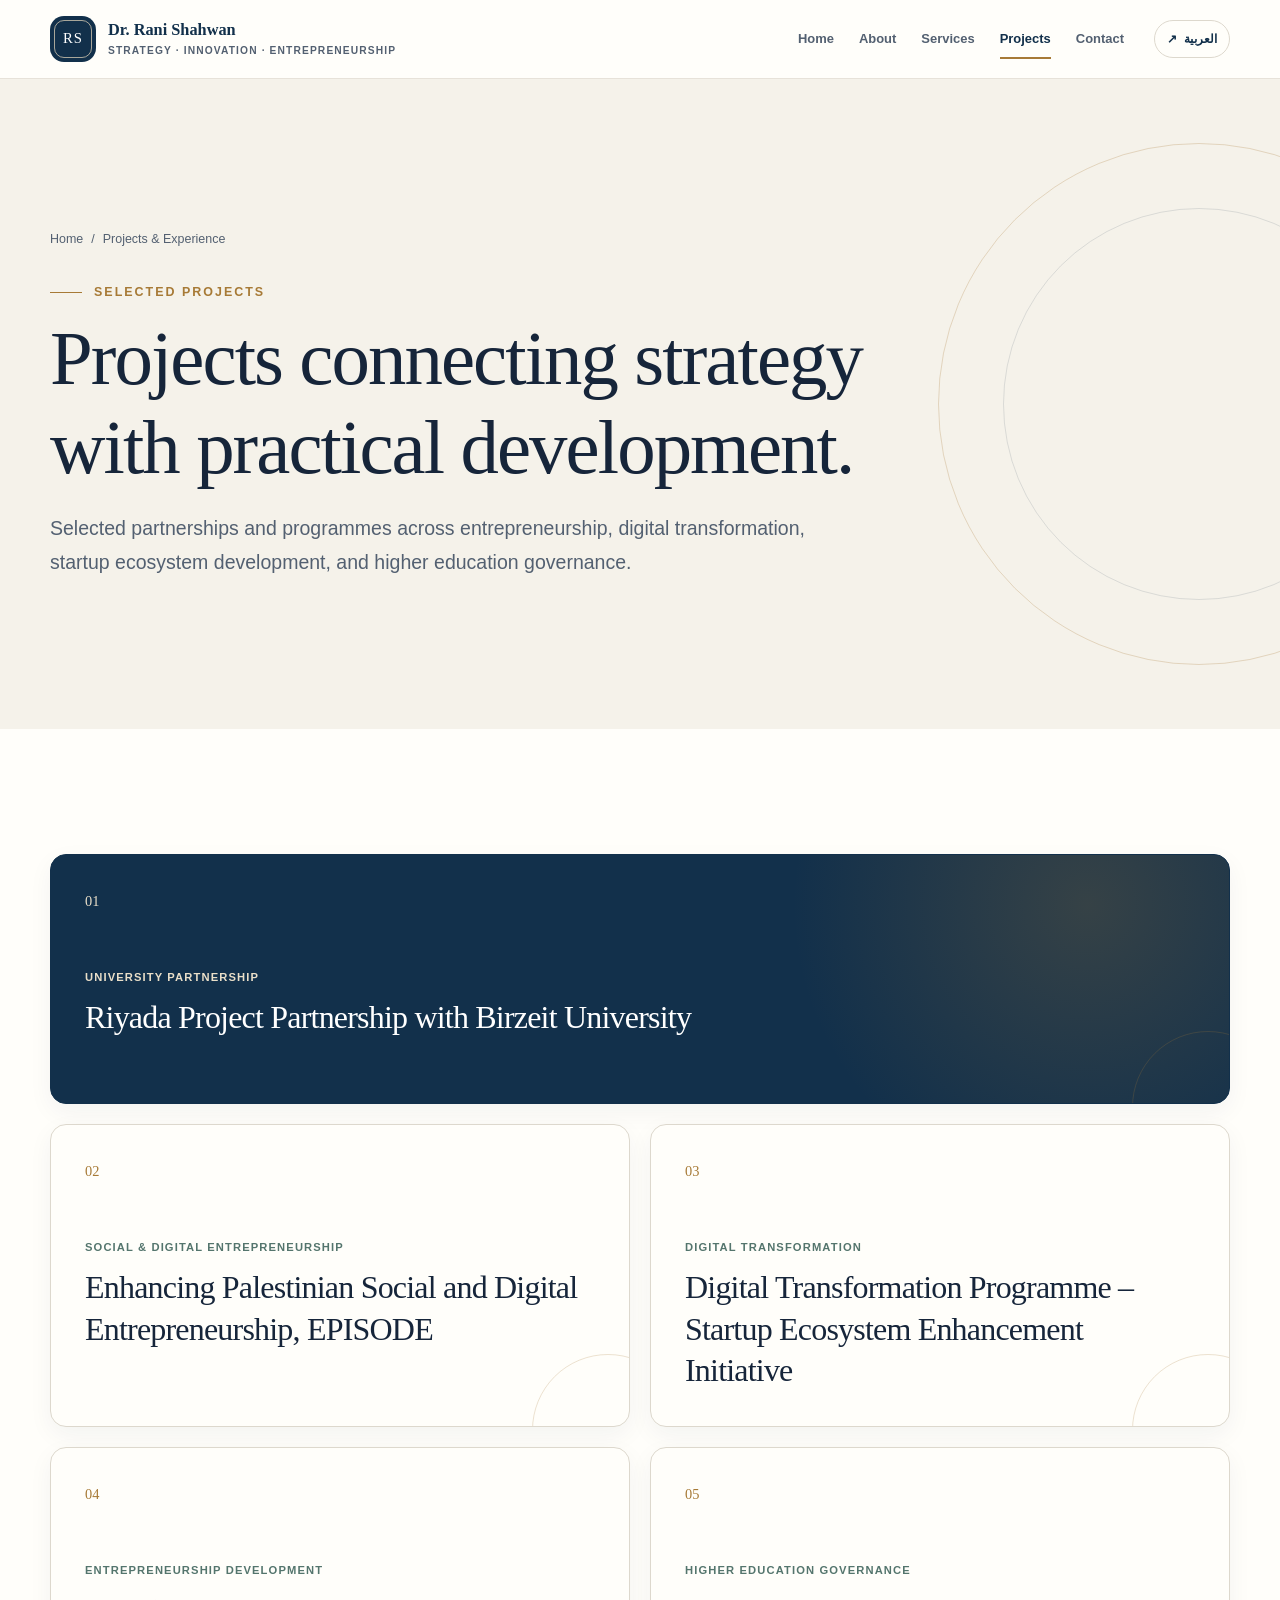
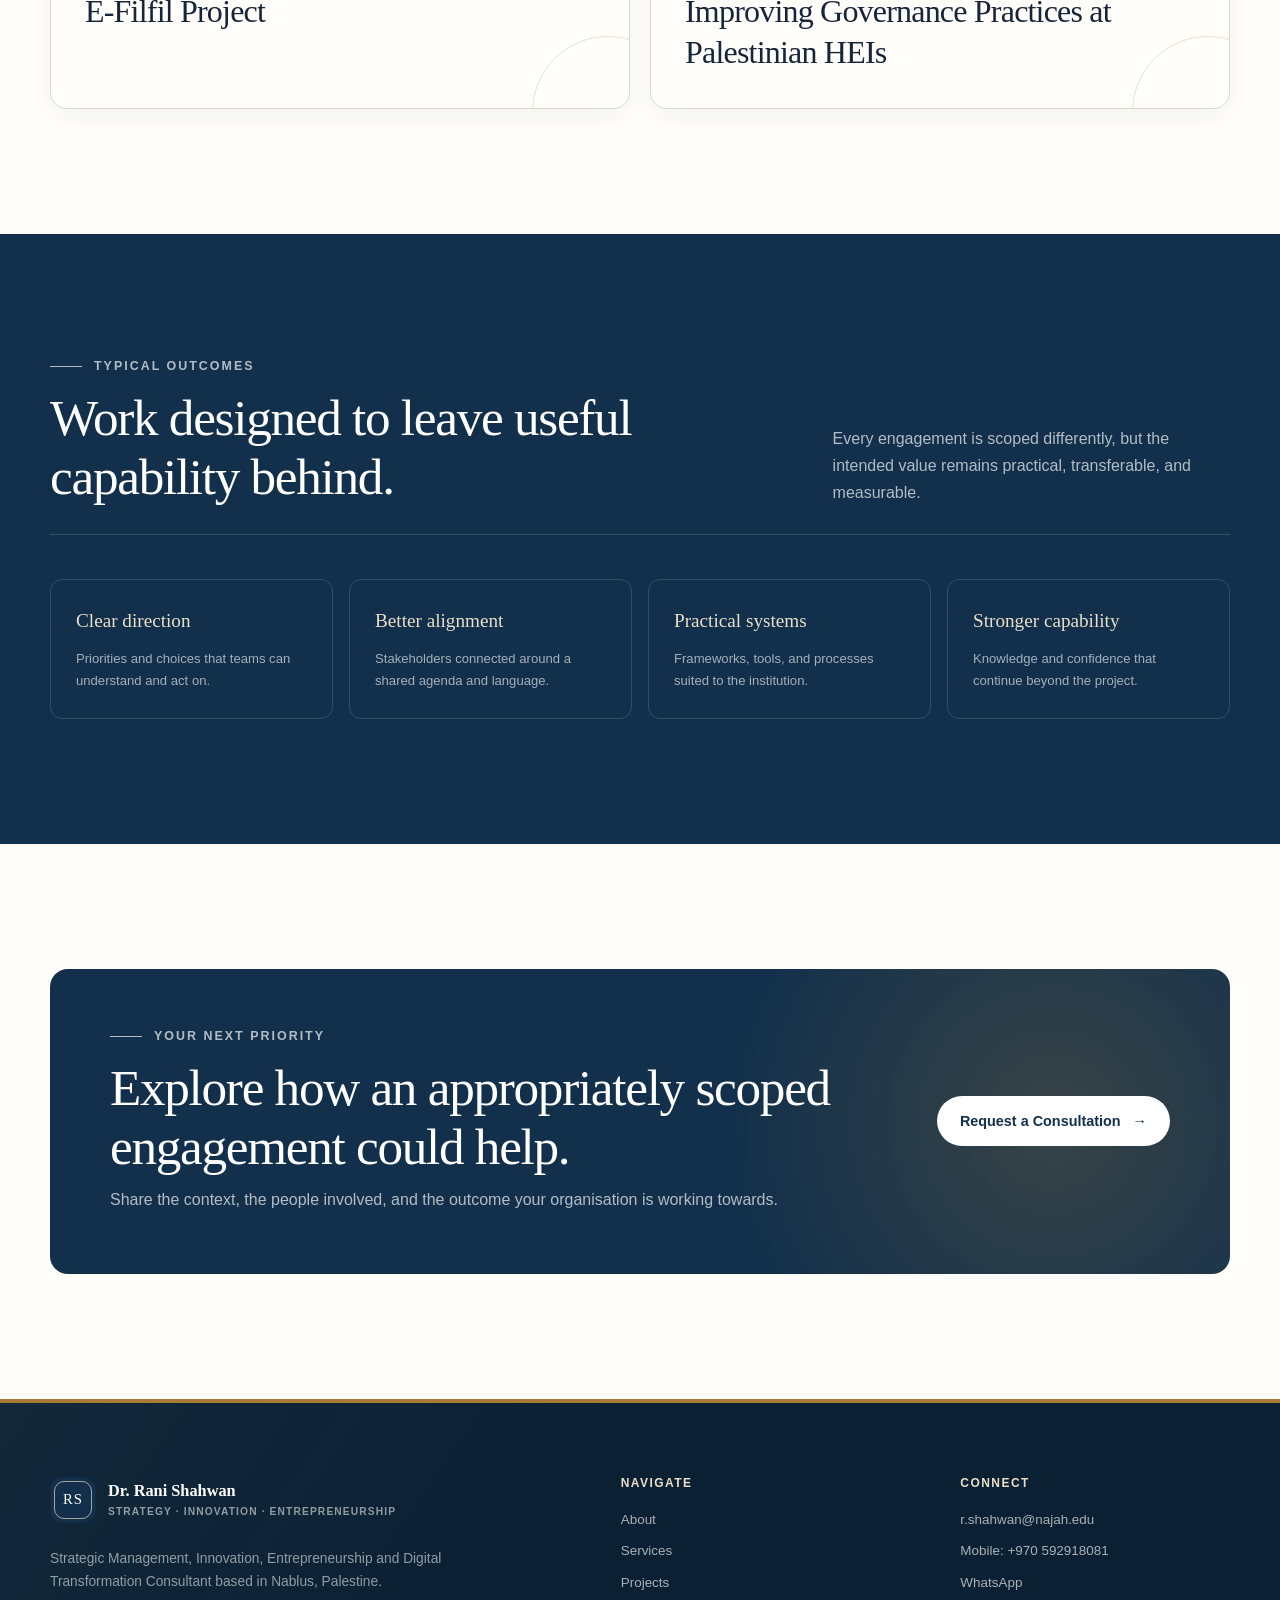
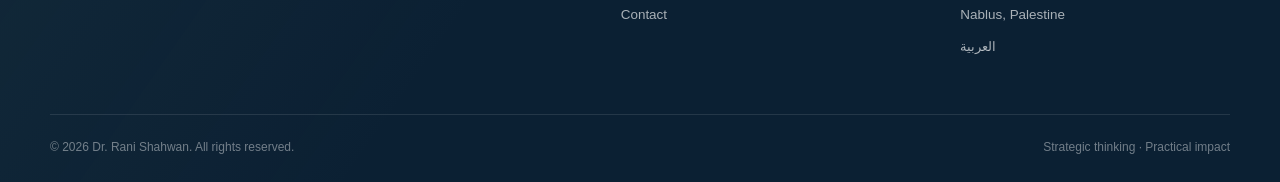
<file: en/projects.html>
<!doctype html>
<html lang="en" dir="ltr">
<head>
  <meta charset="utf-8">
  <meta name="viewport" content="width=device-width, initial-scale=1">
  <meta name="description" content="Selected projects in entrepreneurship development, digital transformation, higher education governance, and startup ecosystem enhancement.">
  <title>Projects & Experience | Dr. Rani Shahwan</title>
  <link rel="stylesheet" href="../assets/css/styles.css?v=20260619-6">
</head>
<body>
  <a class="skip-link" href="#main">Skip to content</a>
  <header class="site-header"><div class="container header-inner"><a class="brand" href="index.html"><span class="brand-mark"><span>RS</span></span><span class="brand-copy"><strong>Dr. Rani Shahwan</strong><small>Strategy · Innovation · Entrepreneurship</small></span></a><div class="nav-wrap" id="site-menu"><nav class="site-nav" aria-label="Primary navigation"><a href="index.html">Home</a><a href="about.html">About</a><a href="services.html">Services</a><a href="projects.html" aria-current="page">Projects</a><a href="contact.html">Contact</a></nav><div class="header-actions"><a class="language-switch" href="../ar/projects.html" lang="ar" dir="rtl">العربية <span>↗</span></a></div></div><button class="menu-toggle" type="button" aria-label="Toggle navigation" aria-controls="site-menu" aria-expanded="false"><span></span><span></span><span></span></button></div></header>
  <main id="main">
    <section class="page-hero"><div class="container reveal"><div class="breadcrumb"><a href="index.html">Home</a><span>/</span><span>Projects &amp; Experience</span></div><p class="eyebrow">Selected projects</p><h1>Projects connecting strategy with practical development.</h1><p class="lead">Selected partnerships and programmes across entrepreneurship, digital transformation, startup ecosystem development, and higher education governance.</p></div></section>
    <section class="section"><div class="container"><div class="selected-projects-grid">
      <article class="selected-project reveal"><span class="project-index">01</span><p class="project-type">University partnership</p><h2>Riyada Project Partnership with Birzeit University</h2></article>
      <article class="selected-project reveal"><span class="project-index">02</span><p class="project-type">Social &amp; digital entrepreneurship</p><h2>Enhancing Palestinian Social and Digital Entrepreneurship, EPISODE</h2></article>
      <article class="selected-project reveal"><span class="project-index">03</span><p class="project-type">Digital transformation</p><h2>Digital Transformation Programme – Startup Ecosystem Enhancement Initiative</h2></article>
      <article class="selected-project reveal"><span class="project-index">04</span><p class="project-type">Entrepreneurship development</p><h2>E-Filfil Project</h2></article>
      <article class="selected-project reveal"><span class="project-index">05</span><p class="project-type">Higher education governance</p><h2>Improving Governance Practices at Palestinian HEIs</h2></article>
    </div></div></section>
    <section class="section section-navy"><div class="container"><div class="section-heading reveal"><div><p class="eyebrow">Typical outcomes</p><h2>Work designed to leave useful capability behind.</h2></div><p>Every engagement is scoped differently, but the intended value remains practical, transferable, and measurable.</p></div><div class="outcomes-grid"><article class="outcome reveal"><strong>Clear direction</strong><p>Priorities and choices that teams can understand and act on.</p></article><article class="outcome reveal"><strong>Better alignment</strong><p>Stakeholders connected around a shared agenda and language.</p></article><article class="outcome reveal"><strong>Practical systems</strong><p>Frameworks, tools, and processes suited to the institution.</p></article><article class="outcome reveal"><strong>Stronger capability</strong><p>Knowledge and confidence that continue beyond the project.</p></article></div></div></section>
    <section class="section"><div class="container"><div class="cta-band reveal"><div><p class="eyebrow">Your next priority</p><h2>Explore how an appropriately scoped engagement could help.</h2><p>Share the context, the people involved, and the outcome your organisation is working towards.</p></div><a class="button button-light" href="contact.html">Request a Consultation <span>→</span></a></div></div></section>
  </main>
  <footer class="site-footer"><div class="container"><div class="footer-grid"><div class="footer-brand"><a class="brand" href="index.html"><span class="brand-mark"><span>RS</span></span><span class="brand-copy"><strong>Dr. Rani Shahwan</strong><small>Strategy · Innovation · Entrepreneurship</small></span></a><p>Strategic Management, Innovation, Entrepreneurship and Digital Transformation Consultant based in Nablus, Palestine.</p></div><div class="footer-column"><h3>Navigate</h3><div class="footer-links"><a href="about.html">About</a><a href="services.html">Services</a><a href="projects.html">Projects</a><a href="contact.html">Contact</a></div></div><div class="footer-column"><h3>Connect</h3><div class="footer-links"><a href="mailto:r.shahwan@najah.edu">r.shahwan@najah.edu</a><a href="tel:+970592918081">Mobile: +970 592918081</a><a href="https://wa.me/970592918081" target="_blank" rel="noopener noreferrer">WhatsApp</a><span>Nablus, Palestine</span><a href="../ar/projects.html">العربية</a></div></div></div><div class="footer-bottom"><span>© <span data-year></span> Dr. Rani Shahwan. All rights reserved.</span><span>Strategic thinking · Practical impact</span></div></div></footer>
  <script src="../assets/js/main.js?v=20260619-3"></script>
</body>
</html>
</file>
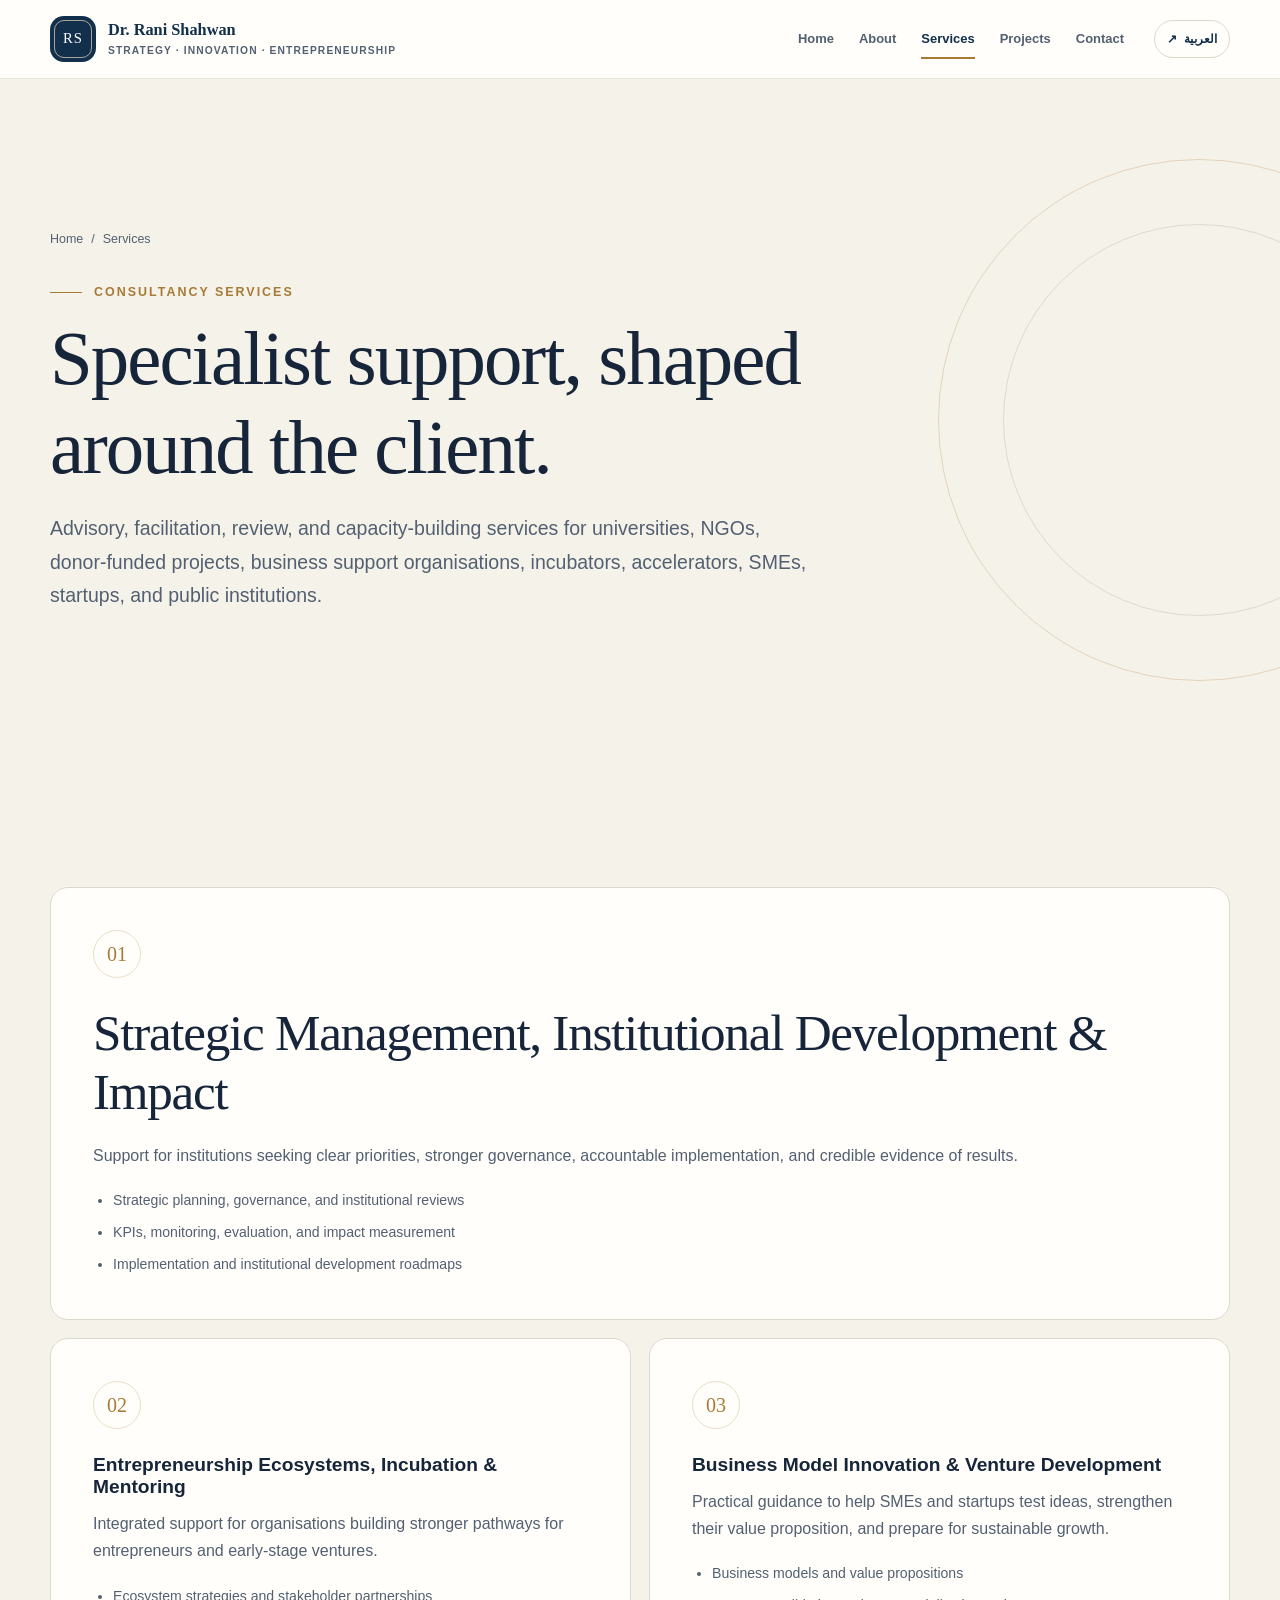
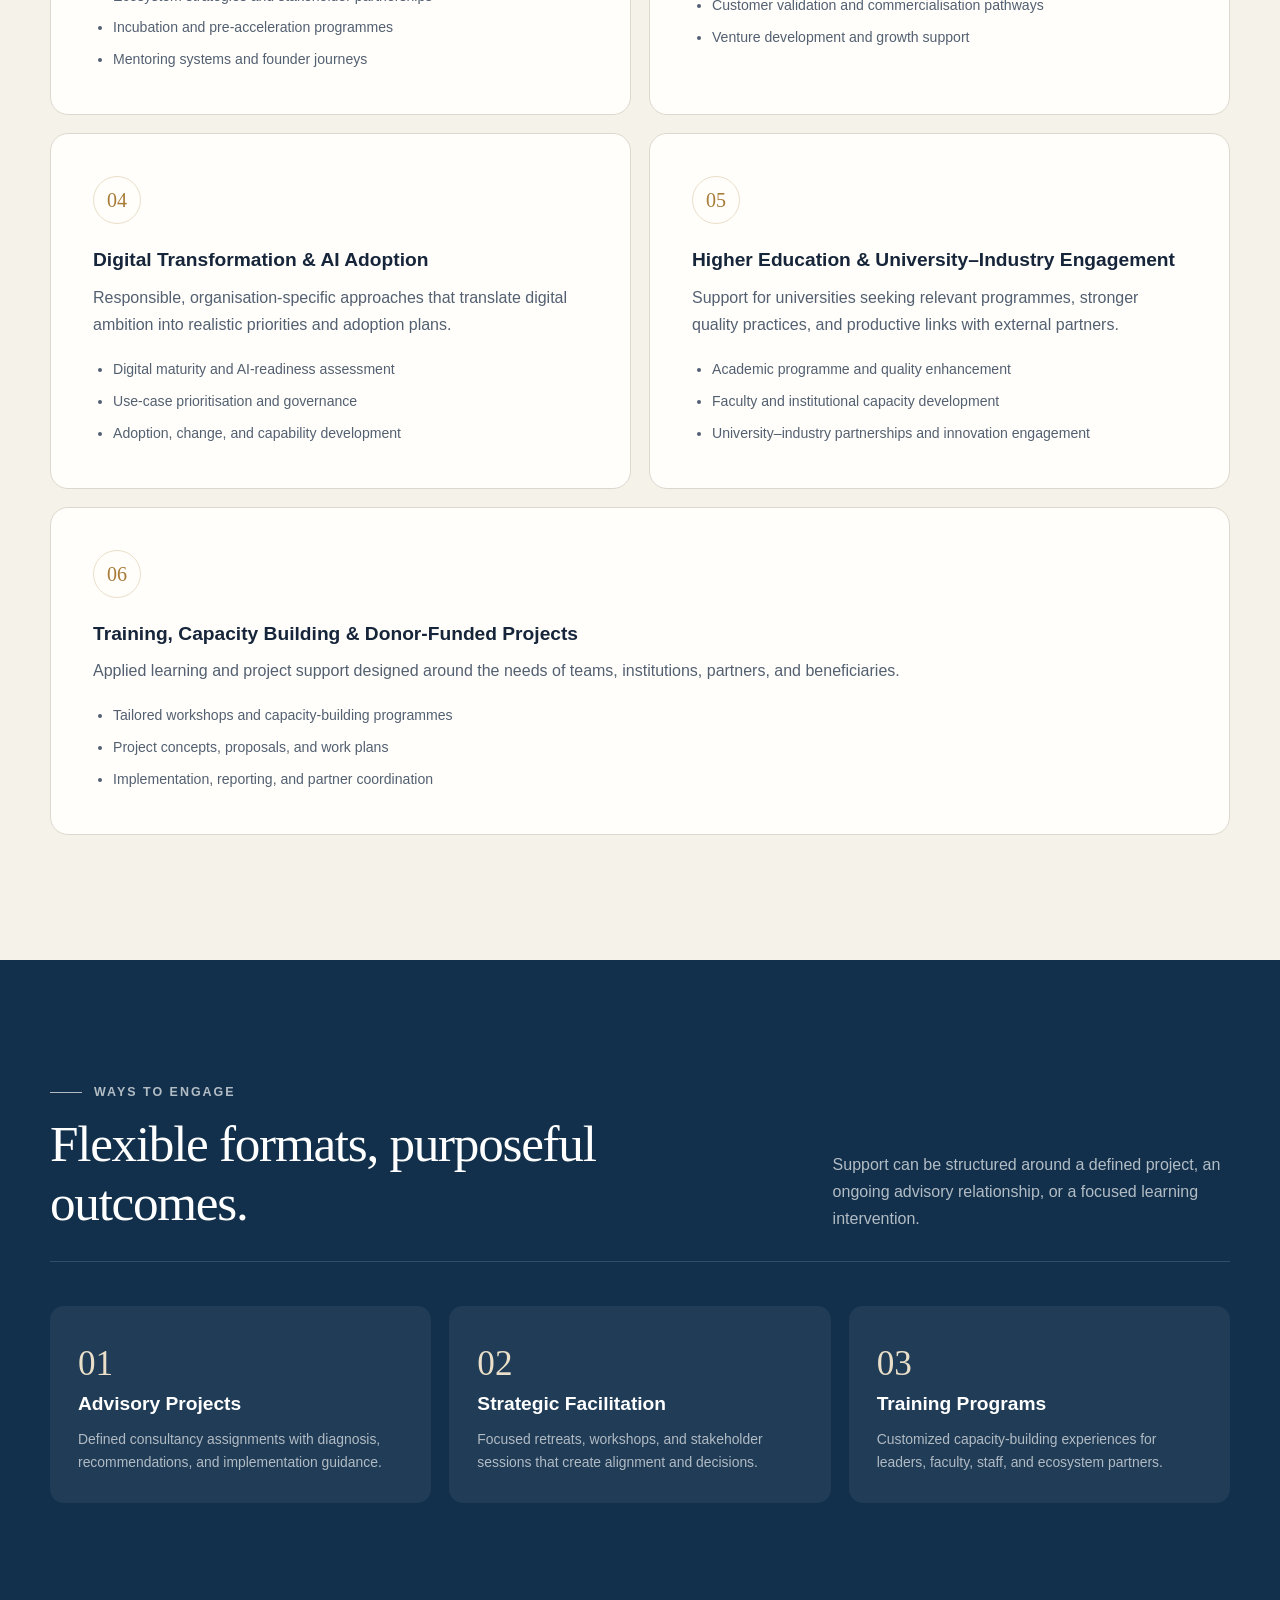
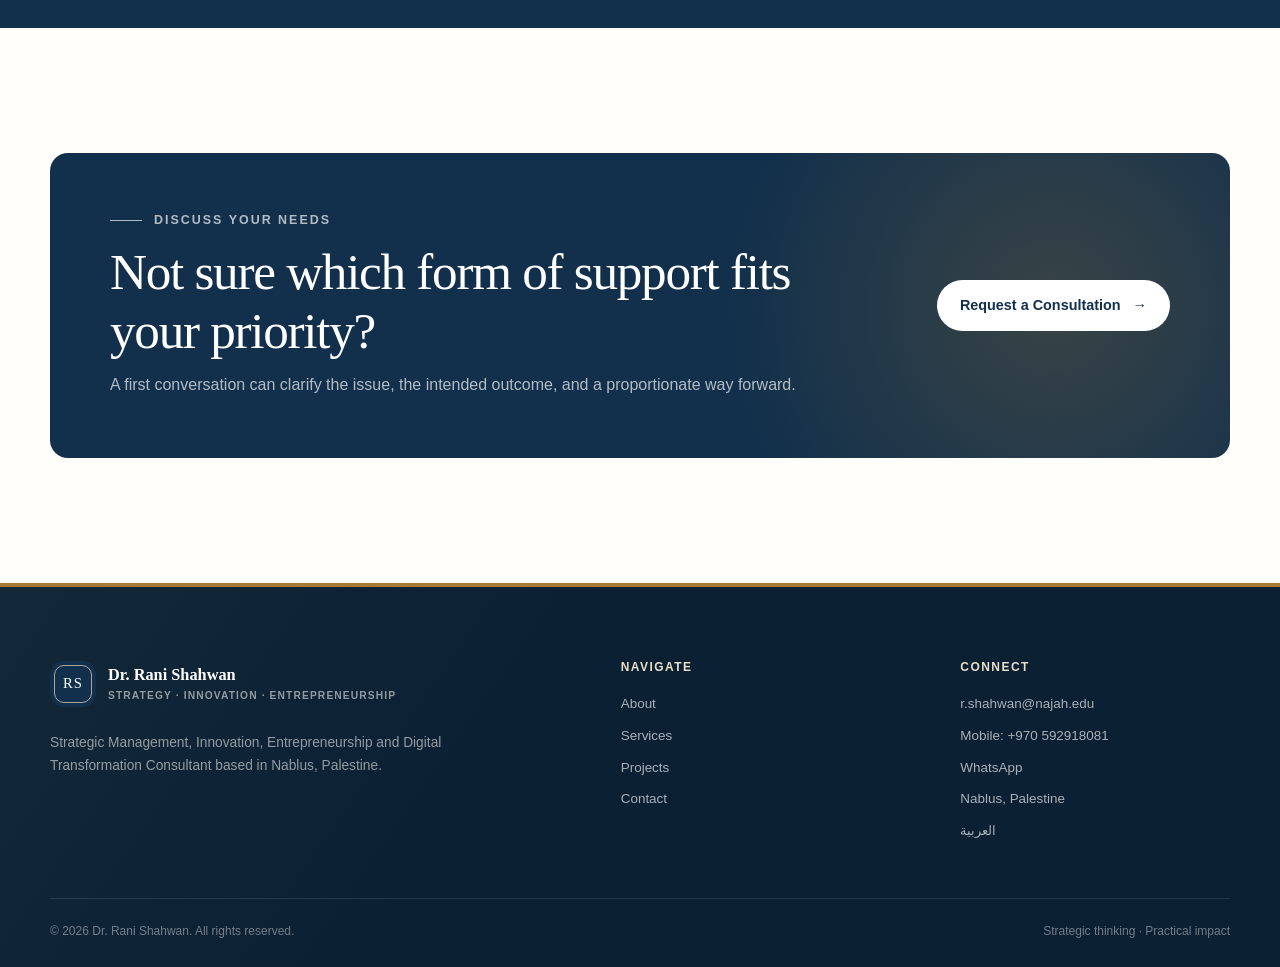
<file: en/services.html>
<!doctype html>
<html lang="en" dir="ltr">
<head>
  <meta charset="utf-8">
  <meta name="viewport" content="width=device-width, initial-scale=1">
  <meta name="description" content="Consultancy services in strategic management, innovation, entrepreneurship, business incubation, digital transformation, AI adoption, higher education, and capacity building.">
  <title>Consultancy Services | Dr. Rani Shahwan</title>
  <link rel="stylesheet" href="../assets/css/styles.css?v=20260619-6">
</head>
<body>
  <a class="skip-link" href="#main">Skip to content</a>
  <header class="site-header"><div class="container header-inner"><a class="brand" href="index.html"><span class="brand-mark"><span>RS</span></span><span class="brand-copy"><strong>Dr. Rani Shahwan</strong><small>Strategy · Innovation · Entrepreneurship</small></span></a><div class="nav-wrap" id="site-menu"><nav class="site-nav" aria-label="Primary navigation"><a href="index.html">Home</a><a href="about.html">About</a><a href="services.html" aria-current="page">Services</a><a href="projects.html">Projects</a><a href="contact.html">Contact</a></nav><div class="header-actions"><a class="language-switch" href="../ar/services.html" lang="ar" dir="rtl">العربية <span>↗</span></a></div></div><button class="menu-toggle" type="button" aria-label="Toggle navigation" aria-controls="site-menu" aria-expanded="false"><span></span><span></span><span></span></button></div></header>
  <main id="main">
    <section class="page-hero"><div class="container reveal"><div class="breadcrumb"><a href="index.html">Home</a><span>/</span><span>Services</span></div><p class="eyebrow">Consultancy services</p><h1>Specialist support, shaped around the client.</h1><p class="lead">Advisory, facilitation, review, and capacity-building services for universities, NGOs, donor-funded projects, business support organisations, incubators, accelerators, SMEs, startups, and public institutions.</p></div></section>
    <section class="section section-ivory"><div class="container service-detail-grid">
      <article class="service-detail reveal"><span class="service-icon">01</span><h2>Strategic Management, Institutional Development &amp; Impact</h2><p>Support for institutions seeking clear priorities, stronger governance, accountable implementation, and credible evidence of results.</p><ul><li>Strategic planning, governance, and institutional reviews</li><li>KPIs, monitoring, evaluation, and impact measurement</li><li>Implementation and institutional development roadmaps</li></ul></article>
      <article class="service-detail reveal"><span class="service-icon">02</span><h3>Entrepreneurship Ecosystems, Incubation &amp; Mentoring</h3><p>Integrated support for organisations building stronger pathways for entrepreneurs and early-stage ventures.</p><ul><li>Ecosystem strategies and stakeholder partnerships</li><li>Incubation and pre-acceleration programmes</li><li>Mentoring systems and founder journeys</li></ul></article>
      <article class="service-detail reveal"><span class="service-icon">03</span><h3>Business Model Innovation &amp; Venture Development</h3><p>Practical guidance to help SMEs and startups test ideas, strengthen their value proposition, and prepare for sustainable growth.</p><ul><li>Business models and value propositions</li><li>Customer validation and commercialisation pathways</li><li>Venture development and growth support</li></ul></article>
      <article class="service-detail reveal"><span class="service-icon">04</span><h3>Digital Transformation &amp; AI Adoption</h3><p>Responsible, organisation-specific approaches that translate digital ambition into realistic priorities and adoption plans.</p><ul><li>Digital maturity and AI-readiness assessment</li><li>Use-case prioritisation and governance</li><li>Adoption, change, and capability development</li></ul></article>
      <article class="service-detail reveal"><span class="service-icon">05</span><h3>Higher Education &amp; University–Industry Engagement</h3><p>Support for universities seeking relevant programmes, stronger quality practices, and productive links with external partners.</p><ul><li>Academic programme and quality enhancement</li><li>Faculty and institutional capacity development</li><li>University–industry partnerships and innovation engagement</li></ul></article>
      <article class="service-detail reveal"><span class="service-icon">06</span><h3>Training, Capacity Building &amp; Donor-Funded Projects</h3><p>Applied learning and project support designed around the needs of teams, institutions, partners, and beneficiaries.</p><ul><li>Tailored workshops and capacity-building programmes</li><li>Project concepts, proposals, and work plans</li><li>Implementation, reporting, and partner coordination</li></ul></article>
    </div></section>
    <section class="section section-navy"><div class="container"><div class="section-heading reveal"><div><p class="eyebrow">Ways to engage</p><h2>Flexible formats, purposeful outcomes.</h2></div><p>Support can be structured around a defined project, an ongoing advisory relationship, or a focused learning intervention.</p></div><div class="engagements"><article class="engagement reveal"><span>01</span><h3>Advisory Projects</h3><p>Defined consultancy assignments with diagnosis, recommendations, and implementation guidance.</p></article><article class="engagement reveal"><span>02</span><h3>Strategic Facilitation</h3><p>Focused retreats, workshops, and stakeholder sessions that create alignment and decisions.</p></article><article class="engagement reveal"><span>03</span><h3>Training Programs</h3><p>Customized capacity-building experiences for leaders, faculty, staff, and ecosystem partners.</p></article></div></div></section>
    <section class="section"><div class="container"><div class="cta-band reveal"><div><p class="eyebrow">Discuss your needs</p><h2>Not sure which form of support fits your priority?</h2><p>A first conversation can clarify the issue, the intended outcome, and a proportionate way forward.</p></div><a class="button button-light" href="contact.html">Request a Consultation <span>→</span></a></div></div></section>
  </main>
  <footer class="site-footer"><div class="container"><div class="footer-grid"><div class="footer-brand"><a class="brand" href="index.html"><span class="brand-mark"><span>RS</span></span><span class="brand-copy"><strong>Dr. Rani Shahwan</strong><small>Strategy · Innovation · Entrepreneurship</small></span></a><p>Strategic Management, Innovation, Entrepreneurship and Digital Transformation Consultant based in Nablus, Palestine.</p></div><div class="footer-column"><h3>Navigate</h3><div class="footer-links"><a href="about.html">About</a><a href="services.html">Services</a><a href="projects.html">Projects</a><a href="contact.html">Contact</a></div></div><div class="footer-column"><h3>Connect</h3><div class="footer-links"><a href="mailto:r.shahwan@najah.edu">r.shahwan@najah.edu</a><a href="tel:+970592918081">Mobile: +970 592918081</a><a href="https://wa.me/970592918081" target="_blank" rel="noopener noreferrer">WhatsApp</a><span>Nablus, Palestine</span><a href="../ar/services.html">العربية</a></div></div></div><div class="footer-bottom"><span>© <span data-year></span> Dr. Rani Shahwan. All rights reserved.</span><span>Strategic thinking · Practical impact</span></div></div></footer>
  <script src="../assets/js/main.js?v=20260619-3"></script>
</body>
</html>
</file>
<file: assets/css/styles.css>
:root {
  --ink: #16253a;
  --ink-soft: #536071;
  --navy: #12304b;
  --navy-deep: #0b2033;
  --gold: #a77a36;
  --gold-soft: #eadfc9;
  --sage: #54756d;
  --sage-soft: #dfe8e4;
  --ivory: #f5f2ea;
  --paper: #fffefa;
  --white: #ffffff;
  --line: #ddd8cd;
  --success: #2d6a5a;
  --shadow: 0 24px 65px rgba(18, 48, 75, 0.13);
  --radius: 18px;
  --serif: Georgia, "Times New Roman", serif;
  --sans: Inter, "Segoe UI", Arial, sans-serif;
  --arabic: Tahoma, Arial, sans-serif;
  --container: 1180px;
}

* {
  box-sizing: border-box;
}

html {
  scroll-behavior: smooth;
}

body {
  margin: 0;
  color: var(--ink);
  background: var(--paper);
  font-family: var(--sans);
  font-size: 16px;
  line-height: 1.7;
  -webkit-font-smoothing: antialiased;
}

html[dir="rtl"] body {
  font-family: var(--arabic);
}

body.menu-open {
  overflow: hidden;
}

a {
  color: inherit;
  text-decoration: none;
}

img,
svg {
  display: block;
  max-width: 100%;
}

button,
input,
textarea {
  font: inherit;
}

.skip-link {
  position: fixed;
  inset-block-start: 12px;
  inset-inline-start: 12px;
  z-index: 1000;
  padding: 10px 14px;
  color: var(--white);
  background: var(--navy);
  border-radius: 8px;
  transform: translateY(-150%);
}

.skip-link:focus {
  transform: translateY(0);
}

.container {
  width: min(calc(100% - 40px), var(--container));
  margin-inline: auto;
}

.narrow {
  width: min(calc(100% - 40px), 820px);
  margin-inline: auto;
}

.eyebrow {
  display: flex;
  align-items: center;
  gap: 12px;
  margin: 0 0 14px;
  color: var(--gold);
  font-size: 0.78rem;
  font-weight: 800;
  letter-spacing: 0.16em;
  line-height: 1.2;
  text-transform: uppercase;
}

.eyebrow::before {
  width: 32px;
  height: 1px;
  content: "";
  background: currentColor;
}

html[dir="rtl"] .eyebrow {
  letter-spacing: 0;
}

h1,
h2,
h3,
p {
  margin-block-start: 0;
}

h1,
h2,
h3 {
  line-height: 1.16;
}

h1,
h2 {
  font-family: var(--serif);
  font-weight: 500;
  letter-spacing: -0.025em;
}

html[dir="rtl"] h1,
html[dir="rtl"] h2 {
  font-family: var(--arabic);
  font-weight: 700;
  letter-spacing: 0;
}

h1 {
  margin-block-end: 24px;
  font-size: clamp(2.7rem, 6vw, 5.6rem);
}

h2 {
  margin-block-end: 20px;
  font-size: clamp(2rem, 4vw, 3.5rem);
}

h3 {
  margin-block-end: 12px;
  font-size: 1.2rem;
}

p:last-child {
  margin-block-end: 0;
}

.lead {
  max-width: 720px;
  color: var(--ink-soft);
  font-size: clamp(1.05rem, 1.7vw, 1.22rem);
}

.button {
  display: inline-flex;
  min-height: 50px;
  align-items: center;
  justify-content: center;
  gap: 12px;
  padding: 12px 22px;
  border: 1px solid transparent;
  border-radius: 999px;
  cursor: pointer;
  font-size: 0.9rem;
  font-weight: 750;
  transition: color 180ms ease, background 180ms ease, border-color 180ms ease, transform 180ms ease;
}

.button:hover {
  transform: translateY(-2px);
}

.button-primary {
  color: var(--white);
  background: var(--navy);
}

.button-primary:hover {
  background: var(--navy-deep);
}

.button-outline {
  color: var(--navy);
  border-color: rgba(16, 41, 67, 0.28);
  background: transparent;
}

.button-outline:hover {
  border-color: var(--navy);
  background: rgba(16, 41, 67, 0.04);
}

.button-light {
  color: var(--navy);
  background: var(--white);
}

.text-link {
  display: inline-flex;
  align-items: center;
  gap: 8px;
  color: var(--navy);
  font-size: 0.9rem;
  font-weight: 800;
}

.text-link span {
  color: var(--gold);
  transition: transform 180ms ease;
}

.text-link:hover span {
  transform: translateX(4px);
}

html[dir="rtl"] .text-link:hover span {
  transform: translateX(-4px);
}

.site-header {
  position: sticky;
  inset-block-start: 0;
  z-index: 100;
  border-block-end: 1px solid rgba(222, 217, 206, 0.72);
  background: rgba(255, 254, 250, 0.94);
  backdrop-filter: blur(16px);
}

.header-inner {
  display: flex;
  min-height: 78px;
  align-items: center;
  justify-content: space-between;
  gap: 24px;
}

.brand {
  display: inline-flex;
  align-items: center;
  gap: 12px;
}

.brand-mark {
  display: grid;
  width: 46px;
  height: 46px;
  flex: 0 0 46px;
  place-items: center;
  color: var(--white);
  background: var(--navy);
  border-radius: 14px;
  font-family: var(--serif);
  font-size: 0.92rem;
  letter-spacing: 0.06em;
  position: relative;
}

.brand-mark::after {
  position: absolute;
  inset: 4px;
  content: "";
  border: 1px solid rgba(232, 217, 189, 0.7);
  border-radius: 10px;
}

.brand-mark span {
  position: relative;
  z-index: 1;
}

.brand-copy {
  display: grid;
  line-height: 1.15;
}

.brand-copy strong {
  color: var(--navy);
  font-family: var(--serif);
  font-size: 1.02rem;
  font-weight: 600;
}

html[dir="rtl"] .brand-copy strong {
  font-family: var(--arabic);
  font-weight: 700;
}

.brand-copy small {
  margin-block-start: 5px;
  color: var(--ink-soft);
  font-size: 0.64rem;
  font-weight: 700;
  letter-spacing: 0.11em;
  text-transform: uppercase;
}

html[dir="rtl"] .brand-copy small {
  letter-spacing: 0;
}

.nav-wrap,
.site-nav,
.header-actions {
  display: flex;
  align-items: center;
}

.nav-wrap {
  gap: 30px;
}

.site-nav {
  gap: 25px;
}

.site-nav a {
  position: relative;
  padding-block: 26px;
  color: var(--ink-soft);
  font-size: 0.81rem;
  font-weight: 750;
}

.site-nav a::after {
  position: absolute;
  inset-block-end: 17px;
  inset-inline: 0;
  height: 2px;
  content: "";
  background: var(--gold);
  transform: scaleX(0);
  transition: transform 180ms ease;
}

.site-nav a:hover,
.site-nav a[aria-current="page"] {
  color: var(--navy);
}

.site-nav a:hover::after,
.site-nav a[aria-current="page"]::after {
  transform: scaleX(1);
}

.header-actions {
  gap: 10px;
}

.language-switch {
  display: inline-flex;
  min-height: 38px;
  align-items: center;
  gap: 7px;
  padding: 6px 12px;
  color: var(--navy);
  border: 1px solid var(--line);
  border-radius: 999px;
  font-size: 0.76rem;
  font-weight: 800;
}

.language-switch:hover {
  border-color: var(--gold);
}

.menu-toggle {
  display: none;
  width: 44px;
  height: 44px;
  padding: 10px;
  border: 1px solid var(--line);
  border-radius: 50%;
  background: transparent;
  cursor: pointer;
}

.menu-toggle span {
  display: block;
  width: 20px;
  height: 2px;
  margin: 4px auto;
  background: var(--navy);
  transition: transform 180ms ease, opacity 180ms ease;
}

.menu-open .menu-toggle span:nth-child(1) {
  transform: translateY(6px) rotate(45deg);
}

.menu-open .menu-toggle span:nth-child(2) {
  opacity: 0;
}

.menu-open .menu-toggle span:nth-child(3) {
  transform: translateY(-6px) rotate(-45deg);
}

.hero {
  position: relative;
  min-height: min(780px, calc(100vh - 78px));
  overflow: hidden;
  background:
    linear-gradient(rgba(18, 48, 75, 0.035) 1px, transparent 1px),
    linear-gradient(90deg, rgba(18, 48, 75, 0.035) 1px, transparent 1px),
    radial-gradient(circle at 78% 32%, rgba(167, 122, 54, 0.15), transparent 28%),
    linear-gradient(125deg, var(--paper), var(--ivory));
  background-size: 44px 44px, 44px 44px, auto, auto;
}

.hero::before,
.page-hero::before {
  position: absolute;
  width: 520px;
  height: 520px;
  inset-block-start: 50%;
  inset-inline-end: -180px;
  content: "";
  border: 1px solid rgba(167, 122, 54, 0.25);
  border-radius: 50%;
  transform: translateY(-50%);
}

.hero::after,
.page-hero::after {
  position: absolute;
  width: 390px;
  height: 390px;
  inset-block-start: 50%;
  inset-inline-end: -115px;
  content: "";
  border: 1px solid rgba(16, 41, 67, 0.12);
  border-radius: 50%;
  transform: translateY(-50%);
}

.hero-grid {
  display: grid;
  min-height: min(780px, calc(100vh - 78px));
  align-items: center;
  grid-template-columns: minmax(0, 1.25fr) minmax(320px, 0.75fr);
  gap: clamp(55px, 7vw, 100px);
  padding-block: 78px;
  position: relative;
  z-index: 1;
}

.hero h1 {
  max-width: 790px;
  font-size: clamp(2.9rem, 5.4vw, 5.15rem);
  line-height: 1.08;
}

.hero h1 em {
  color: var(--gold);
  font-style: italic;
}

html[dir="rtl"] .hero h1 em {
  font-style: normal;
}

html[dir="rtl"] .hero h1 {
  font-size: clamp(2.7rem, 4.8vw, 4.65rem);
  line-height: 1.19;
}

.hero h1.hero-title-long {
  max-width: 820px;
  font-size: clamp(2.6rem, 4.1vw, 4.15rem);
  line-height: 1.08;
}

html[dir="rtl"] .hero h1.hero-title-long {
  font-size: clamp(2.55rem, 4vw, 4rem);
  line-height: 1.22;
}

.hero-copy {
  position: relative;
  padding-inline-start: 25px;
}

.hero-copy::before {
  position: absolute;
  width: 3px;
  inset-block: 4px 8px;
  inset-inline-start: 0;
  content: "";
  background: linear-gradient(var(--gold), rgba(167, 122, 54, 0.08));
  border-radius: 999px;
}

.hero-copy .lead {
  max-width: 680px;
  margin-block-end: 34px;
  font-size: clamp(1.02rem, 1.5vw, 1.16rem);
}

.hero-actions {
  display: flex;
  flex-wrap: wrap;
  gap: 12px;
}

.hero-portrait {
  position: relative;
  display: grid;
  gap: 18px;
  min-height: 470px;
  align-content: center;
  justify-items: center;
}

.monogram-stage {
  position: relative;
  display: grid;
  width: min(100%, 385px);
  aspect-ratio: 0.84;
  place-items: center;
  color: var(--white);
  background:
    linear-gradient(145deg, rgba(255, 255, 255, 0.055), transparent 45%),
    var(--navy);
  border-radius: 190px 190px 28px 28px;
  box-shadow: var(--shadow);
}

.monogram-stage::before {
  position: absolute;
  inset: 18px;
  content: "";
  border: 1px solid rgba(232, 217, 189, 0.45);
  border-radius: 170px 170px 20px 20px;
}

.monogram-stage strong {
  font-family: var(--serif);
  font-size: clamp(4rem, 8vw, 6.5rem);
  font-weight: 400;
  letter-spacing: 0.04em;
}

.monogram-stage img {
  width: 100%;
  height: 100%;
  object-fit: cover;
  object-position: center top;
  border-radius: inherit;
}

.credential-card {
  position: relative;
  width: min(100%, 385px);
  max-width: 385px;
  padding: 18px 20px;
  color: var(--navy);
  border: 1px solid rgba(182, 138, 69, 0.35);
  background: rgba(255, 253, 248, 0.96);
  border-radius: 12px;
  box-shadow: 0 14px 34px rgba(18, 48, 75, 0.11);
}

.credential-card span {
  display: block;
  color: var(--gold);
  font-size: 0.68rem;
  font-weight: 850;
  letter-spacing: 0.12em;
  text-transform: uppercase;
}

.credential-card strong {
  display: block;
  margin-block-start: 6px;
  font-family: var(--serif);
  font-size: 1rem;
  font-weight: 600;
  line-height: 1.4;
}

html[dir="rtl"] .credential-card span {
  letter-spacing: 0;
}

html[dir="rtl"] .credential-card strong {
  font-family: var(--arabic);
}

.trust-strip {
  color: var(--white);
  background: var(--navy);
}

.trust-grid {
  display: grid;
  grid-template-columns: repeat(4, 1fr);
}

.trust-item {
  min-height: 145px;
  padding: 30px;
  border-inline-end: 1px solid rgba(255, 255, 255, 0.12);
}

.trust-item:last-child {
  border-inline-end: 0;
}

.trust-item span {
  display: block;
  margin-block-end: 8px;
  color: var(--gold-soft);
  font-family: var(--serif);
  font-size: 2rem;
}

html[dir="rtl"] .trust-item span {
  font-family: var(--arabic);
}

.trust-item p {
  color: rgba(255, 255, 255, 0.75);
  font-size: 0.85rem;
  line-height: 1.5;
}

.expertise-strip {
  position: relative;
  overflow: hidden;
  color: var(--white);
  background:
    radial-gradient(circle at 10% 10%, rgba(167, 122, 54, 0.2), transparent 26%),
    var(--navy);
}

.expertise-strip::after {
  position: absolute;
  width: 320px;
  height: 320px;
  inset-block-end: -210px;
  inset-inline-end: -80px;
  content: "";
  border: 1px solid rgba(255, 255, 255, 0.1);
  border-radius: 50%;
}

.expertise-layout {
  position: relative;
  z-index: 1;
  display: grid;
  align-items: stretch;
  grid-template-columns: minmax(250px, 0.72fr) minmax(0, 1.28fr);
}

.expertise-heading {
  display: flex;
  flex-direction: column;
  justify-content: center;
  padding: 48px 55px 48px 0;
  border-inline-end: 1px solid rgba(255, 255, 255, 0.13);
}

html[dir="rtl"] .expertise-heading {
  padding: 48px 0 48px 55px;
}

.expertise-heading h2 {
  margin: 0;
  color: var(--white);
  font-size: clamp(1.75rem, 3vw, 2.55rem);
  line-height: 1.2;
}

.expertise-grid {
  display: grid;
  grid-template-columns: repeat(3, 1fr);
}

.expertise-item {
  min-height: 150px;
  padding: 27px 25px;
  border-inline-end: 1px solid rgba(255, 255, 255, 0.1);
  border-block-end: 1px solid rgba(255, 255, 255, 0.1);
}

.expertise-item:nth-child(3n) {
  border-inline-end: 0;
}

.expertise-item:nth-child(n + 4) {
  border-block-end: 0;
}

.expertise-item span,
.expertise-item strong,
.expertise-item small {
  display: block;
}

.expertise-item span {
  margin-block-end: 15px;
  color: var(--gold-soft);
  font-family: var(--serif);
  font-size: 0.82rem;
}

.expertise-item strong {
  margin-block-end: 5px;
  font-size: 0.96rem;
}

.expertise-item small {
  color: rgba(255, 255, 255, 0.58);
  font-size: 0.76rem;
  line-height: 1.5;
}

html[dir="rtl"] .expertise-item span {
  font-family: var(--arabic);
}

.section {
  padding-block: clamp(75px, 10vw, 125px);
}

.section-ivory {
  background: var(--ivory);
}

.section-navy {
  color: var(--white);
  background: var(--navy);
}

.section-heading {
  display: grid;
  align-items: end;
  grid-template-columns: 1fr minmax(280px, 0.55fr);
  gap: 60px;
  margin-block-end: 44px;
  padding-block-end: 28px;
  border-block-end: 1px solid var(--line);
}

.section-heading h2 {
  margin-block-end: 0;
}

.section-heading p {
  color: var(--ink-soft);
}

.section-navy .section-heading p {
  color: rgba(255, 255, 255, 0.68);
}

.section-navy .section-heading {
  border-block-end-color: rgba(255, 255, 255, 0.14);
}

.intro-grid {
  display: grid;
  align-items: center;
  grid-template-columns: 0.82fr 1.18fr;
  gap: clamp(50px, 8vw, 105px);
}

.quote-panel {
  position: relative;
  padding: clamp(34px, 5vw, 58px);
  color: var(--white);
  background: var(--navy);
  border-radius: var(--radius);
  box-shadow: var(--shadow);
}

.quote-panel::before {
  display: block;
  margin-block-end: 20px;
  color: var(--gold-soft);
  content: "“";
  font-family: var(--serif);
  font-size: 5rem;
  line-height: 0.6;
}

.quote-panel blockquote {
  margin: 0;
  font-family: var(--serif);
  font-size: clamp(1.45rem, 3vw, 2.3rem);
  line-height: 1.35;
}

html[dir="rtl"] .quote-panel blockquote {
  font-family: var(--arabic);
}

.quote-panel cite {
  display: block;
  margin-block-start: 24px;
  color: var(--gold-soft);
  font-size: 0.76rem;
  font-style: normal;
  font-weight: 800;
  letter-spacing: 0.1em;
  text-transform: uppercase;
}

html[dir="rtl"] .quote-panel cite {
  letter-spacing: 0;
}

.content-copy p {
  color: var(--ink-soft);
}

.content-copy .text-link {
  margin-block-start: 10px;
}

.cards {
  display: grid;
  grid-template-columns: repeat(3, 1fr);
  gap: 20px;
}

.service-card,
.project-card,
.value-card {
  position: relative;
  overflow: hidden;
  padding: 32px;
  border: 1px solid var(--line);
  background: var(--paper);
  border-radius: 16px;
  box-shadow: 0 7px 22px rgba(18, 48, 75, 0.035);
  transition: border-color 180ms ease, box-shadow 180ms ease, transform 180ms ease;
}

.service-card:hover,
.project-card:hover,
.value-card:hover {
  border-color: rgba(167, 122, 54, 0.7);
  box-shadow: 0 18px 46px rgba(18, 48, 75, 0.1);
  transform: translateY(-4px);
}

.card-number {
  display: block;
  margin-block-end: 38px;
  color: var(--gold);
  font-family: var(--serif);
  font-size: 1rem;
}

.service-card p,
.project-card p,
.value-card p {
  color: var(--ink-soft);
  font-size: 0.91rem;
}

.service-card-wide {
  grid-column: span 2;
  color: var(--white);
  border-color: var(--navy);
  background:
    radial-gradient(circle at 90% 15%, rgba(167, 122, 54, 0.22), transparent 30%),
    var(--navy);
}

.service-card-wide p {
  max-width: 720px;
  color: rgba(255, 255, 255, 0.68);
}

.service-card-wide .card-number {
  color: var(--gold-soft);
}

.service-card-wide .topic-list li {
  color: var(--white);
  background: rgba(255, 255, 255, 0.1);
}

.service-card-wide .card-number {
  margin-block-end: 55px;
}

.service-card h3 {
  max-width: 360px;
  font-family: var(--serif);
  font-size: 1.35rem;
  font-weight: 600;
}

html[dir="rtl"] .service-card h3 {
  font-family: var(--arabic);
  line-height: 1.45;
}

.topic-list {
  display: flex;
  flex-wrap: wrap;
  gap: 8px;
  margin: 20px 0 0;
  padding: 0;
  list-style: none;
}

.topic-list li {
  padding: 5px 10px;
  color: var(--navy);
  background: #f0ede5;
  border-radius: 999px;
  font-size: 0.72rem;
  font-weight: 750;
}

.process-grid {
  display: grid;
  grid-template-columns: repeat(4, 1fr);
  gap: 0;
  counter-reset: process;
}

.process-step {
  position: relative;
  padding: 30px 28px;
  border-block-start: 1px solid rgba(255, 255, 255, 0.2);
  counter-increment: process;
}

.process-step::before {
  display: grid;
  width: 42px;
  height: 42px;
  margin-block-start: -52px;
  margin-block-end: 26px;
  place-items: center;
  color: var(--navy);
  content: "0" counter(process);
  background: var(--gold-soft);
  border-radius: 50%;
  font-size: 0.73rem;
  font-weight: 850;
}

.process-step p {
  color: rgba(255, 255, 255, 0.65);
  font-size: 0.86rem;
}

.cta-band {
  display: grid;
  align-items: center;
  grid-template-columns: 1fr auto;
  gap: 40px;
  padding: clamp(35px, 6vw, 60px);
  color: var(--white);
  background:
    radial-gradient(circle at 85% 50%, rgba(167, 122, 54, 0.26), transparent 32%),
    var(--navy);
  border-radius: var(--radius);
}

.cta-band h2 {
  max-width: 750px;
  margin-block-end: 10px;
}

.cta-band p {
  color: rgba(255, 255, 255, 0.68);
}

.page-hero {
  position: relative;
  overflow: hidden;
  padding-block: clamp(90px, 12vw, 150px);
  background: var(--ivory);
}

.page-hero .container {
  position: relative;
  z-index: 1;
}

.page-hero h1 {
  max-width: 920px;
  margin-block-end: 20px;
  font-size: clamp(2.8rem, 6vw, 5rem);
}

.page-hero .lead {
  max-width: 760px;
}

.breadcrumb {
  display: flex;
  align-items: center;
  gap: 8px;
  margin-block-end: 35px;
  color: var(--ink-soft);
  font-size: 0.78rem;
}

.breadcrumb a:hover {
  color: var(--gold);
}

.bio-grid {
  display: grid;
  grid-template-columns: minmax(260px, 0.55fr) 1fr;
  gap: clamp(50px, 9vw, 110px);
}

.profile-panel {
  position: sticky;
  inset-block-start: 115px;
  align-self: start;
  padding: 35px;
  color: var(--white);
  background: var(--navy);
  border-radius: var(--radius);
}

.profile-monogram {
  display: grid;
  aspect-ratio: 1;
  margin-block-end: 28px;
  place-items: center;
  color: var(--gold-soft);
  border: 1px solid rgba(232, 217, 189, 0.35);
  border-radius: 50%;
  font-family: var(--serif);
  font-size: 5rem;
}

.profile-photo {
  aspect-ratio: 4 / 5;
  margin-block-end: 28px;
  overflow: hidden;
  border: 1px solid rgba(232, 223, 201, 0.35);
  border-radius: 130px 130px 16px 16px;
  background: rgba(255, 255, 255, 0.05);
}

.profile-photo img {
  width: 100%;
  height: 100%;
  object-fit: cover;
  object-position: center top;
}

.profile-panel h3 {
  font-family: var(--serif);
  font-size: 1.45rem;
}

html[dir="rtl"] .profile-panel h3 {
  font-family: var(--arabic);
}

.profile-panel p {
  color: rgba(255, 255, 255, 0.68);
  font-size: 0.86rem;
}

.profile-panel .profile-position {
  color: rgba(255, 255, 255, 0.78);
  line-height: 1.65;
}

.bio-copy h2 {
  margin-block-start: 55px;
  font-size: clamp(1.8rem, 3vw, 2.6rem);
}

.bio-copy h2:first-child {
  margin-block-start: 0;
}

.bio-copy p {
  color: var(--ink-soft);
}

.affiliation-block {
  display: grid;
  gap: 7px;
  margin: 0 0 28px;
  padding: 26px 28px;
  color: var(--navy);
  border-inline-start: 4px solid var(--gold);
  background: var(--ivory);
  border-radius: 0 12px 12px 0;
}

html[dir="rtl"] .affiliation-block {
  border-radius: 12px 0 0 12px;
}

.affiliation-block strong {
  font-family: var(--serif);
  font-size: 1.12rem;
  line-height: 1.45;
}

html[dir="rtl"] .affiliation-block strong {
  font-family: var(--arabic);
}

.affiliation-block span {
  color: var(--ink-soft);
  font-size: 0.88rem;
}

.expertise-list {
  display: grid;
  grid-template-columns: 1fr 1fr;
  gap: 0 28px;
  margin: 30px 0 0;
  padding: 0;
  list-style: none;
}

.expertise-list li {
  padding-block: 14px;
  border-block-end: 1px solid var(--line);
  font-size: 0.91rem;
  font-weight: 700;
}

.expertise-list li::before {
  margin-inline-end: 10px;
  color: var(--gold);
  content: "◆";
  font-size: 0.55rem;
}

.service-detail-grid {
  display: grid;
  grid-template-columns: repeat(2, 1fr);
  gap: 18px;
}

.service-detail {
  padding: clamp(28px, 4vw, 42px);
  border: 1px solid var(--line);
  background: var(--paper);
  border-radius: var(--radius);
}

.service-detail:first-child {
  grid-column: 1 / -1;
}

.service-detail:last-child {
  grid-column: 1 / -1;
}

.service-icon {
  display: grid;
  width: 48px;
  height: 48px;
  margin-block-end: 25px;
  place-items: center;
  color: var(--gold);
  border: 1px solid var(--gold-soft);
  border-radius: 50%;
  font-family: var(--serif);
  font-size: 1.25rem;
}

.service-detail p {
  color: var(--ink-soft);
}

.service-detail ul {
  margin: 20px 0 0;
  padding-inline-start: 20px;
  color: var(--ink-soft);
  font-size: 0.88rem;
}

.service-detail li + li {
  margin-block-start: 8px;
}

.engagements {
  display: grid;
  grid-template-columns: repeat(3, 1fr);
  gap: 18px;
}

.engagement {
  padding: 28px;
  color: var(--white);
  background: rgba(255, 255, 255, 0.06);
  border-radius: 14px;
}

.engagement span {
  color: var(--gold-soft);
  font-family: var(--serif);
  font-size: 2.2rem;
}

.engagement p {
  color: rgba(255, 255, 255, 0.65);
  font-size: 0.87rem;
}

.timeline {
  position: relative;
  max-width: 900px;
  margin-inline: auto;
}

.timeline::before {
  position: absolute;
  width: 1px;
  inset-block: 0;
  inset-inline-start: 27px;
  content: "";
  background: var(--line);
}

.timeline-item {
  position: relative;
  display: grid;
  grid-template-columns: 56px 1fr;
  gap: 28px;
  padding-block-end: 48px;
}

.timeline-item:last-child {
  padding-block-end: 0;
}

.timeline-dot {
  position: relative;
  z-index: 1;
  display: grid;
  width: 56px;
  height: 56px;
  place-items: center;
  color: var(--white);
  background: var(--navy);
  border: 6px solid var(--paper);
  border-radius: 50%;
  font-family: var(--serif);
  font-size: 0.82rem;
}

.timeline-content {
  padding: 26px 30px;
  border: 1px solid var(--line);
  background: var(--paper);
  border-radius: 14px;
}

.timeline-content .label {
  display: block;
  margin-block-end: 8px;
  color: var(--gold);
  font-size: 0.7rem;
  font-weight: 850;
  letter-spacing: 0.1em;
  text-transform: uppercase;
}

html[dir="rtl"] .timeline-content .label {
  letter-spacing: 0;
}

.timeline-content p {
  color: var(--ink-soft);
  font-size: 0.91rem;
}

.selected-projects-grid {
  display: grid;
  grid-template-columns: repeat(2, minmax(0, 1fr));
  gap: 20px;
}

.selected-project {
  position: relative;
  min-height: 250px;
  padding: 34px;
  overflow: hidden;
  border: 1px solid var(--line);
  background: var(--paper);
  border-radius: 16px;
  box-shadow: 0 8px 24px rgba(18, 48, 75, 0.05);
}

.selected-project:first-child {
  grid-column: 1 / -1;
  color: var(--white);
  border-color: var(--navy);
  background:
    radial-gradient(circle at 88% 20%, rgba(167, 122, 54, 0.24), transparent 28%),
    var(--navy);
}

.selected-project::after {
  position: absolute;
  width: 150px;
  height: 150px;
  inset-block-end: -80px;
  inset-inline-end: -55px;
  content: "";
  border: 1px solid rgba(167, 122, 54, 0.22);
  border-radius: 50%;
}

.project-index {
  display: block;
  margin-block-end: 55px;
  color: var(--gold);
  font-family: var(--serif);
  font-size: 0.9rem;
}

.selected-project:first-child .project-index {
  color: var(--gold-soft);
}

.project-type {
  margin-block-end: 10px;
  color: var(--sage);
  font-size: 0.7rem;
  font-weight: 800;
  letter-spacing: 0.1em;
  text-transform: uppercase;
}

.selected-project:first-child .project-type {
  color: var(--gold-soft);
}

html[dir="rtl"] .project-type {
  letter-spacing: 0;
}

.selected-project h2 {
  max-width: 760px;
  margin: 0;
  font-size: clamp(1.45rem, 2.5vw, 2.2rem);
  line-height: 1.3;
}

.outcomes-grid {
  display: grid;
  grid-template-columns: repeat(4, 1fr);
  gap: 16px;
}

.outcome {
  padding: 25px;
  border: 1px solid rgba(255, 255, 255, 0.14);
  border-radius: 12px;
}

.outcome strong {
  display: block;
  margin-block-end: 10px;
  color: var(--gold-soft);
  font-family: var(--serif);
  font-size: 1.2rem;
  font-weight: 500;
}

html[dir="rtl"] .outcome strong {
  font-family: var(--arabic);
}

.outcome p {
  color: rgba(255, 255, 255, 0.62);
  font-size: 0.82rem;
}

.contact-grid {
  display: grid;
  grid-template-columns: 0.8fr 1.2fr;
  gap: clamp(45px, 8vw, 100px);
}

.contact-profile {
  display: flex;
  align-items: center;
  gap: 16px;
  margin-block-end: 34px;
  padding-block-end: 28px;
  border-block-end: 1px solid var(--line);
}

.contact-profile img {
  width: 88px;
  height: 106px;
  flex: 0 0 88px;
  object-fit: cover;
  object-position: center top;
  border: 3px solid var(--paper);
  border-radius: 50px 50px 10px 10px;
  box-shadow: 0 8px 25px rgba(18, 48, 75, 0.13);
}

.contact-profile small,
.contact-profile strong {
  display: block;
}

.contact-profile small {
  margin-block-end: 5px;
  color: var(--gold);
  font-size: 0.7rem;
  font-weight: 800;
  letter-spacing: 0.1em;
  text-transform: uppercase;
}

html[dir="rtl"] .contact-profile small {
  letter-spacing: 0;
}

.contact-profile strong {
  color: var(--navy);
  font-family: var(--serif);
  font-size: 1.35rem;
}

html[dir="rtl"] .contact-profile strong {
  font-family: var(--arabic);
}

.contact-intro h2 {
  font-size: clamp(2rem, 4vw, 3.3rem);
}

.contact-intro > p {
  color: var(--ink-soft);
}

.contact-methods {
  display: grid;
  gap: 12px;
  margin-block-start: 35px;
}

.contact-actions-grid {
  display: grid;
  grid-template-columns: 1fr;
  gap: 12px;
  margin-block-start: 32px;
}

.contact-action {
  display: flex;
  min-width: 0;
  align-items: center;
  gap: 13px;
  padding: 16px;
  color: var(--navy);
  border: 1px solid var(--line);
  background: var(--paper);
  border-radius: 12px;
  transition: border-color 180ms ease, transform 180ms ease, box-shadow 180ms ease;
}

a.contact-action:hover {
  border-color: var(--gold);
  box-shadow: 0 10px 26px rgba(18, 48, 75, 0.08);
  transform: translateY(-2px);
}

.contact-action-icon {
  display: grid;
  width: 42px;
  height: 42px;
  flex: 0 0 42px;
  place-items: center;
  color: var(--white);
  background: var(--navy);
  border-radius: 50%;
  font-size: 0.72rem;
  font-weight: 850;
}

.contact-action-icon svg,
.professional-link-icon svg {
  width: 22px;
  height: 22px;
  fill: none;
  stroke: currentColor;
  stroke-width: 1.7;
  stroke-linecap: round;
  stroke-linejoin: round;
}

.contact-action-icon svg.icon-fill,
.professional-link-icon svg.icon-fill {
  fill: currentColor;
  stroke: none;
}

.contact-action strong,
.contact-action small {
  display: block;
  overflow-wrap: anywhere;
}

.contact-action strong {
  font-size: 0.86rem;
}

.contact-action small {
  margin-block-start: 2px;
  color: var(--ink-soft);
  font-size: 0.7rem;
  line-height: 1.4;
}

.contact-action.is-placeholder {
  color: var(--ink-soft);
  background: var(--ivory);
  border-style: dashed;
}

.contact-action.is-placeholder .contact-action-icon {
  color: var(--navy);
  background: var(--sage-soft);
}

.contact-location {
  display: flex;
  align-items: center;
  gap: 8px;
  margin-block-start: 20px;
  color: var(--ink-soft);
  font-size: 0.88rem;
  font-weight: 700;
}

.profile-shortcuts {
  margin-block-start: 28px;
  padding-block-start: 24px;
  border-block-start: 1px solid var(--line);
}

.profile-shortcuts > p {
  margin-block-end: 12px;
  color: var(--navy);
  font-size: 0.76rem;
  font-weight: 800;
  letter-spacing: 0.08em;
  text-transform: uppercase;
}

html[dir="rtl"] .profile-shortcuts > p {
  letter-spacing: 0;
}

.profile-shortcuts > div {
  display: flex;
  flex-wrap: wrap;
  gap: 8px;
}

.profile-shortcuts a {
  display: inline-flex;
  align-items: center;
  gap: 6px;
  padding: 9px 12px;
  color: var(--navy);
  border: 1px solid var(--line);
  background: var(--paper);
  border-radius: 999px;
  font-size: 0.76rem;
  font-weight: 750;
  transition: color 180ms ease, border-color 180ms ease, background 180ms ease;
}

.profile-shortcuts a:hover {
  color: var(--white);
  border-color: var(--navy);
  background: var(--navy);
}

.professional-links-grid {
  display: grid;
  grid-template-columns: repeat(3, minmax(0, 1fr));
  gap: 14px;
}

.professional-link {
  position: relative;
  display: flex;
  min-height: 190px;
  flex-direction: column;
  align-items: flex-start;
  padding: 24px;
  color: var(--navy);
  border: 1px solid var(--line);
  background: var(--paper);
  border-radius: var(--radius);
  transition: border-color 180ms ease, box-shadow 180ms ease, transform 180ms ease;
}

.professional-link::after {
  position: absolute;
  inset-block-start: 21px;
  inset-inline-end: 22px;
  color: var(--gold);
  content: "↗";
  font-size: 1rem;
  font-weight: 800;
}

.professional-link:hover {
  border-color: rgba(167, 122, 54, 0.75);
  box-shadow: 0 14px 34px rgba(18, 48, 75, 0.09);
  transform: translateY(-3px);
}

.professional-link-icon {
  display: grid;
  width: 52px;
  height: 52px;
  margin-block-end: 28px;
  place-items: center;
  color: var(--gold-soft);
  background: var(--navy);
  border-radius: 50%;
}

.professional-link strong,
.professional-link small {
  display: block;
}

.professional-link strong {
  max-width: 155px;
  font-family: var(--serif);
  font-size: 1.05rem;
  line-height: 1.3;
}

html[dir="rtl"] .professional-link strong {
  font-family: var(--arabic);
  line-height: 1.55;
}

.professional-link small {
  margin-block-start: 6px;
  color: var(--ink-soft);
  font-size: 0.74rem;
}

.contact-method {
  display: grid;
  grid-template-columns: 48px 1fr;
  gap: 15px;
  align-items: center;
  padding: 16px;
  border: 1px solid var(--line);
  border-radius: 12px;
}

.contact-method:hover {
  border-color: var(--gold);
}

.contact-method-icon {
  display: grid;
  width: 48px;
  height: 48px;
  place-items: center;
  color: var(--white);
  background: var(--navy);
  border-radius: 50%;
  font-weight: 800;
}

.contact-method-phone {
  font-family: Arial, sans-serif;
  font-size: 1.1rem;
}

.contact-method small {
  display: block;
  color: var(--ink-soft);
}

.contact-method strong {
  display: block;
  color: var(--navy);
  overflow-wrap: anywhere;
}

.contact-card {
  padding: clamp(28px, 5vw, 50px);
  color: var(--white);
  background: var(--navy);
  border-radius: var(--radius);
  box-shadow: var(--shadow);
}

.contact-card h3 {
  font-family: var(--serif);
  font-size: 1.8rem;
}

html[dir="rtl"] .contact-card h3 {
  font-family: var(--arabic);
}

.contact-card p {
  color: rgba(255, 255, 255, 0.68);
}

.inquiry-topics {
  display: grid;
  gap: 10px;
  margin: 28px 0 32px;
  padding: 0;
  list-style: none;
}

.inquiry-topics li {
  padding: 12px 15px;
  color: rgba(255, 255, 255, 0.83);
  border: 1px solid rgba(255, 255, 255, 0.14);
  border-radius: 9px;
  font-size: 0.87rem;
}

.inquiry-topics li::before {
  margin-inline-end: 10px;
  color: var(--gold-soft);
  content: "✓";
}

.contact-note {
  margin-block-start: 34px;
  padding: 22px;
  border-inline-start: 3px solid var(--gold);
  background: var(--ivory);
}

.contact-note p {
  color: var(--ink-soft);
  font-size: 0.9rem;
}

.site-footer {
  padding-block: 74px 25px;
  color: var(--white);
  border-block-start: 4px solid var(--gold);
  background:
    linear-gradient(125deg, rgba(84, 117, 109, 0.1), transparent 40%),
    var(--navy-deep);
}

.footer-grid {
  display: grid;
  grid-template-columns: 1.3fr 0.7fr 0.7fr;
  gap: 70px;
  padding-block-end: 55px;
}

.footer-brand .brand-copy strong {
  color: var(--white);
}

.footer-brand .brand-copy small {
  color: rgba(255, 255, 255, 0.55);
}

.footer-brand > p {
  max-width: 420px;
  margin-block-start: 24px;
  color: rgba(255, 255, 255, 0.55);
  font-size: 0.86rem;
}

.footer-column h3 {
  margin-block-end: 18px;
  color: var(--gold-soft);
  font-size: 0.75rem;
  letter-spacing: 0.12em;
  text-transform: uppercase;
}

html[dir="rtl"] .footer-column h3 {
  letter-spacing: 0;
}

.footer-links {
  display: grid;
  gap: 9px;
}

.footer-links a,
.footer-links span {
  color: rgba(255, 255, 255, 0.65);
  font-size: 0.84rem;
}

.footer-links a:hover {
  color: var(--white);
}

.footer-bottom {
  display: flex;
  justify-content: space-between;
  gap: 20px;
  padding-block-start: 22px;
  color: rgba(255, 255, 255, 0.42);
  border-block-start: 1px solid rgba(255, 255, 255, 0.1);
  font-size: 0.75rem;
}

.js .reveal {
  opacity: 0;
  transform: translateY(16px);
  transition: opacity 600ms ease, transform 600ms ease;
}

.js .reveal.is-visible {
  opacity: 1;
  transform: translateY(0);
}

.language-gateway {
  display: grid;
  min-height: 100vh;
  padding: 30px;
  place-items: center;
  background:
    radial-gradient(circle at 15% 20%, rgba(182, 138, 69, 0.22), transparent 25%),
    radial-gradient(circle at 85% 80%, rgba(16, 41, 67, 0.16), transparent 28%),
    var(--ivory);
}

.gateway-card {
  width: min(100%, 680px);
  padding: clamp(35px, 7vw, 70px);
  text-align: center;
  border: 1px solid var(--line);
  background: rgba(255, 253, 248, 0.92);
  border-radius: 24px;
  box-shadow: var(--shadow);
}

.gateway-brand {
  justify-content: center;
  margin-block-end: 50px;
}

.gateway-card .eyebrow {
  justify-content: center;
}

.gateway-card .eyebrow::before {
  display: none;
}

.gateway-card h1 {
  font-size: clamp(2.2rem, 6vw, 4rem);
}

.gateway-card h1 span {
  color: var(--gold);
  font-family: var(--arabic);
  font-size: 0.75em;
}

.gateway-actions {
  display: flex;
  flex-wrap: wrap;
  justify-content: center;
  gap: 12px;
}

@media (max-width: 1020px) {
  .menu-toggle {
    display: block;
  }

  .nav-wrap {
    position: fixed;
    inset-block-start: 78px;
    inset-inline: 0;
    display: grid;
    max-height: 0;
    padding-inline: 20px;
    overflow: hidden;
    background: var(--paper);
    box-shadow: 0 20px 30px rgba(16, 41, 67, 0.1);
    opacity: 0;
    transition: max-height 250ms ease, opacity 180ms ease, padding 250ms ease;
  }

  .menu-open .nav-wrap {
    max-height: calc(100vh - 78px);
    padding-block: 20px 30px;
    opacity: 1;
  }

  .site-nav {
    display: grid;
    gap: 0;
  }

  .site-nav a {
    padding-block: 12px;
    border-block-end: 1px solid var(--line);
  }

  .site-nav a::after {
    display: none;
  }

  .header-actions {
    justify-content: space-between;
  }

  .hero-grid {
    grid-template-columns: 1fr 0.62fr;
    gap: 45px;
  }

  .hero-portrait {
    min-height: 450px;
  }

  .cards,
  .outcomes-grid {
    grid-template-columns: repeat(2, 1fr);
  }

  .service-card-wide {
    grid-column: span 1;
  }

  .service-card-wide .card-number {
    margin-block-end: 35px;
  }

  .process-grid {
    grid-template-columns: repeat(2, 1fr);
    gap: 55px 0;
  }

  .expertise-layout {
    grid-template-columns: 1fr;
  }

  .expertise-heading {
    padding: 42px 0 30px;
    border-inline-end: 0;
    border-block-end: 1px solid rgba(255, 255, 255, 0.13);
  }

  html[dir="rtl"] .expertise-heading {
    padding: 42px 0 30px;
  }
}

@media (max-width: 760px) {
  .container,
  .narrow {
    width: min(calc(100% - 30px), var(--container));
  }

  .brand-copy small {
    display: none;
  }

  .hero {
    min-height: auto;
  }

  .hero-grid {
    min-height: auto;
    grid-template-columns: 1fr;
    padding-block: 62px;
  }

  .hero-portrait {
    min-height: auto;
    margin-block-start: 10px;
  }

  .monogram-stage {
    width: min(74%, 255px);
  }

  .credential-card {
    width: min(100%, 305px);
  }

  .trust-grid,
  .cards,
  .service-detail-grid,
  .professional-links-grid,
  .engagements,
  .outcomes-grid {
    grid-template-columns: 1fr;
  }

  .trust-item {
    min-height: auto;
    border-inline-end: 0;
    border-block-end: 1px solid rgba(255, 255, 255, 0.12);
  }

  .trust-item:last-child {
    border-block-end: 0;
  }

  .expertise-grid {
    grid-template-columns: repeat(2, 1fr);
  }

  .expertise-item {
    min-height: 140px;
  }

  .expertise-item:nth-child(3n) {
    border-inline-end: 1px solid rgba(255, 255, 255, 0.1);
  }

  .expertise-item:nth-child(2n) {
    border-inline-end: 0;
  }

  .expertise-item:nth-child(n + 4) {
    border-block-end: 1px solid rgba(255, 255, 255, 0.1);
  }

  .expertise-item:nth-child(n + 5) {
    border-block-end: 0;
  }

  .section-heading,
  .intro-grid,
  .bio-grid,
  .contact-grid {
    grid-template-columns: 1fr;
    gap: 35px;
  }

  .profile-panel {
    position: static;
  }

  .profile-monogram {
    max-width: 240px;
    margin-inline: auto;
  }

  .expertise-list {
    grid-template-columns: 1fr;
  }

  .service-detail:first-child {
    grid-column: auto;
  }

  .service-detail:last-child {
    grid-column: auto;
  }

  .process-grid {
    grid-template-columns: 1fr;
    gap: 55px;
  }

  .cta-band {
    grid-template-columns: 1fr;
  }

  .timeline-item {
    gap: 16px;
  }

  .timeline-content {
    padding: 22px;
  }

  .footer-grid {
    grid-template-columns: 1fr;
    gap: 35px;
  }

  .footer-bottom {
    flex-direction: column;
  }

  .selected-projects-grid {
    grid-template-columns: 1fr;
  }

  .selected-project:first-child {
    grid-column: auto;
  }
}

@media (max-width: 480px) {
  .header-inner {
    min-height: 74px;
  }

  .brand-mark {
    width: 42px;
    height: 42px;
    flex-basis: 42px;
  }

  .brand-copy strong {
    font-size: 0.9rem;
  }

  .nav-wrap {
    inset-block-start: 74px;
  }

  .language-switch {
    padding-inline: 10px;
  }

  .hero-actions,
  .gateway-actions {
    display: grid;
  }

  .hero-actions .button,
  .gateway-actions .button {
    width: 100%;
  }

  .credential-card {
    max-width: 205px;
    padding: 14px 16px;
  }

  .hero-copy {
    padding-inline-start: 18px;
  }

  .hero h1 {
    font-size: clamp(2.55rem, 13vw, 3.45rem);
  }

  .hero h1.hero-title-long {
    font-size: clamp(2.15rem, 10.5vw, 2.8rem);
    line-height: 1.12;
  }

  html[dir="rtl"] .hero h1 {
    font-size: clamp(2.35rem, 11vw, 3.1rem);
    line-height: 1.25;
  }

  html[dir="rtl"] .hero h1.hero-title-long {
    font-size: clamp(2.05rem, 9.5vw, 2.65rem);
    line-height: 1.3;
  }

  .expertise-grid {
    grid-template-columns: 1fr;
  }

  .expertise-item {
    min-height: auto;
    padding: 22px 20px;
    border-inline-end: 0 !important;
    border-block-end: 1px solid rgba(255, 255, 255, 0.1) !important;
  }

  .expertise-item:last-child {
    border-block-end: 0 !important;
  }

  .contact-actions-grid {
    grid-template-columns: 1fr;
  }

  .selected-project {
    min-height: 220px;
    padding: 26px;
  }

  .project-index {
    margin-block-end: 38px;
  }

  .timeline {
    margin-inline: -4px;
  }

  .timeline::before {
    inset-inline-start: 22px;
  }

  .timeline-item {
    grid-template-columns: 46px 1fr;
    gap: 12px;
  }

  .timeline-dot {
    width: 46px;
    height: 46px;
    border-width: 5px;
  }

  .timeline-content {
    padding: 18px;
  }

  .language-gateway {
    padding: 15px;
  }
}

@media (prefers-reduced-motion: reduce) {
  html {
    scroll-behavior: auto;
  }

  *,
  *::before,
  *::after {
    scroll-behavior: auto !important;
    transition-duration: 0.01ms !important;
    animation-duration: 0.01ms !important;
    animation-iteration-count: 1 !important;
  }

  .reveal {
    opacity: 1;
    transform: none;
  }
}
</file>
